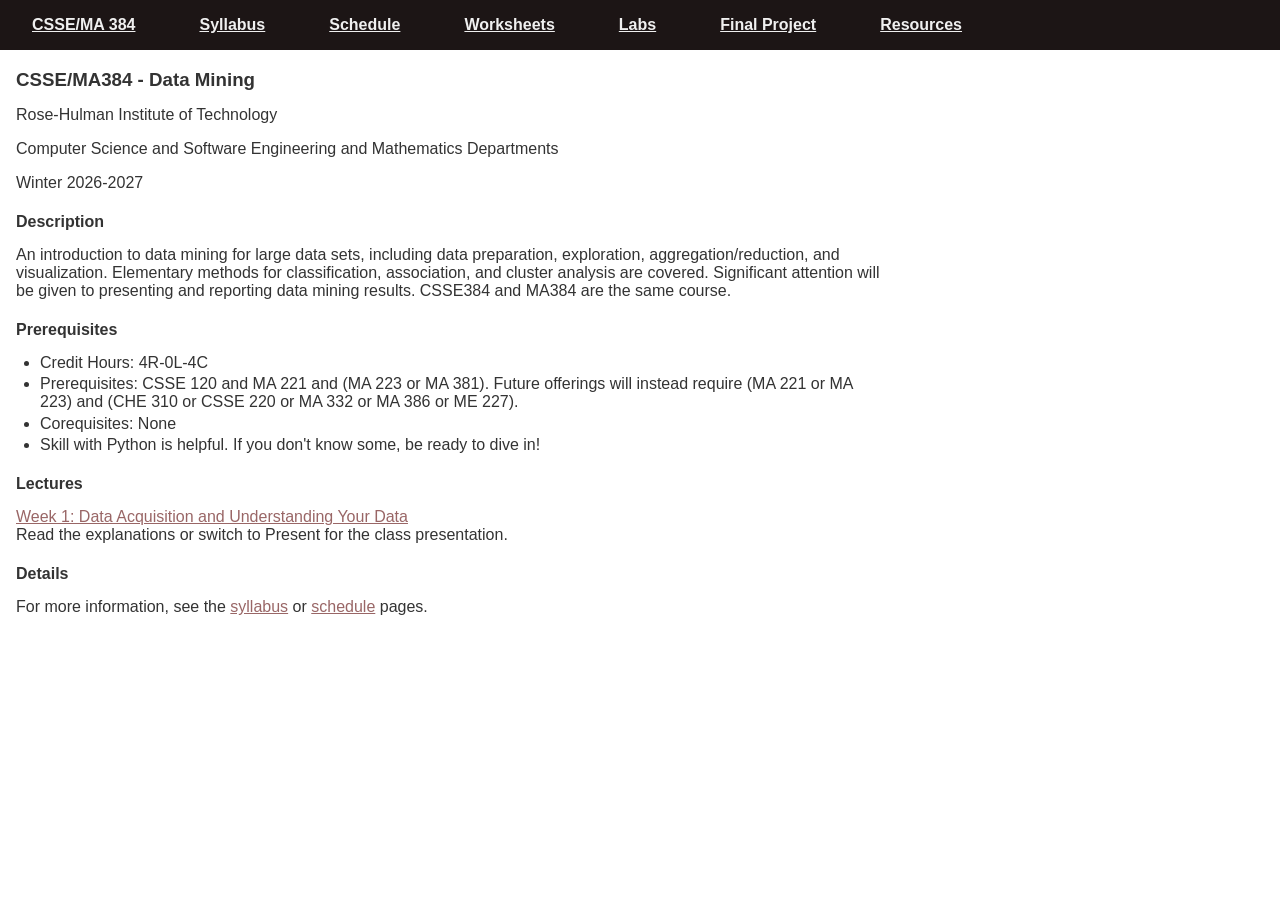
<file: index.html>
<!DOCTYPE html>
<!-- saved from url=(0053) -->
<html><head><meta http-equiv="Content-Type" content="text/html; charset=UTF-8">
<title>CSSE/MA 384</title>
<link rel="stylesheet" type="text/css" href="./index_files/screen.css">
<link rel="stylesheet" type="text/css" href="./index_files/schedule.css">

<link href="./index_files/css" type="text/css" rel="stylesheet">

</head>
<body>

<div id="header">
    <a id="index_link" href="./index.html">CSSE/MA 384</a>
    <a id="syllabus_link" href="./syllabus.html">Syllabus</a>
    <a id="schedule_link" href="./schedule.html">Schedule</a>
    <a id="worksheet_link" href="./worksheets.html">Worksheets</a>
    <a id="lab_link" href="./labs.html">Labs</a>
    <a id="project_link" href="./final-project.html">Final Project</a>
    <a id="resources_link" href="./resources.html">Resources</a>
    <div style="clear:both;"></div>
</div>

<div id="content">
<h3>CSSE/MA384 - Data Mining</h3>

<p>Rose-Hulman Institute of Technology</p>

<p>Computer Science and Software Engineering and Mathematics Departments</p>

<p>Winter 2026-2027</p>

<h4>Description</h4>

<p>An introduction to data mining for large data sets, 
    including data preparation, exploration, aggregation/reduction, 
    and visualization. Elementary methods for classification, 
    association, and cluster analysis are covered. 
    Significant attention will be given to presenting and 
    reporting data mining results. CSSE384 and MA384 are the same course.</p>

<h4>Prerequisites</h4>

<section>
    <ul>
        <li>Credit Hours: 4R-0L-4C</li>
        <li>Prerequisites: CSSE 120 and MA 221 and (MA 223 or MA 381). Future offerings will instead require (MA 221 or MA 223) and (CHE 310 or CSSE 220 or MA 332 or MA 386 or ME 227).</li>
        <li>Corequisites: None</li>
        <li>Skill with Python is helpful. If you don't know some, be ready to dive in!</li>
    </ul>
</section>


  

<h4>Lectures</h4>

<p><a href="./experimental/lectures/week01/">Week 1: Data Acquisition and Understanding Your Data</a><br>
Read the explanations or switch to Present for the class presentation.</p>

<h4>Details</h4>

<p>For more information, see the <a href="./syllabus.html">syllabus</a> or
<a href="./schedule.html">schedule</a> pages.</p>
</div>
</html>
</file>
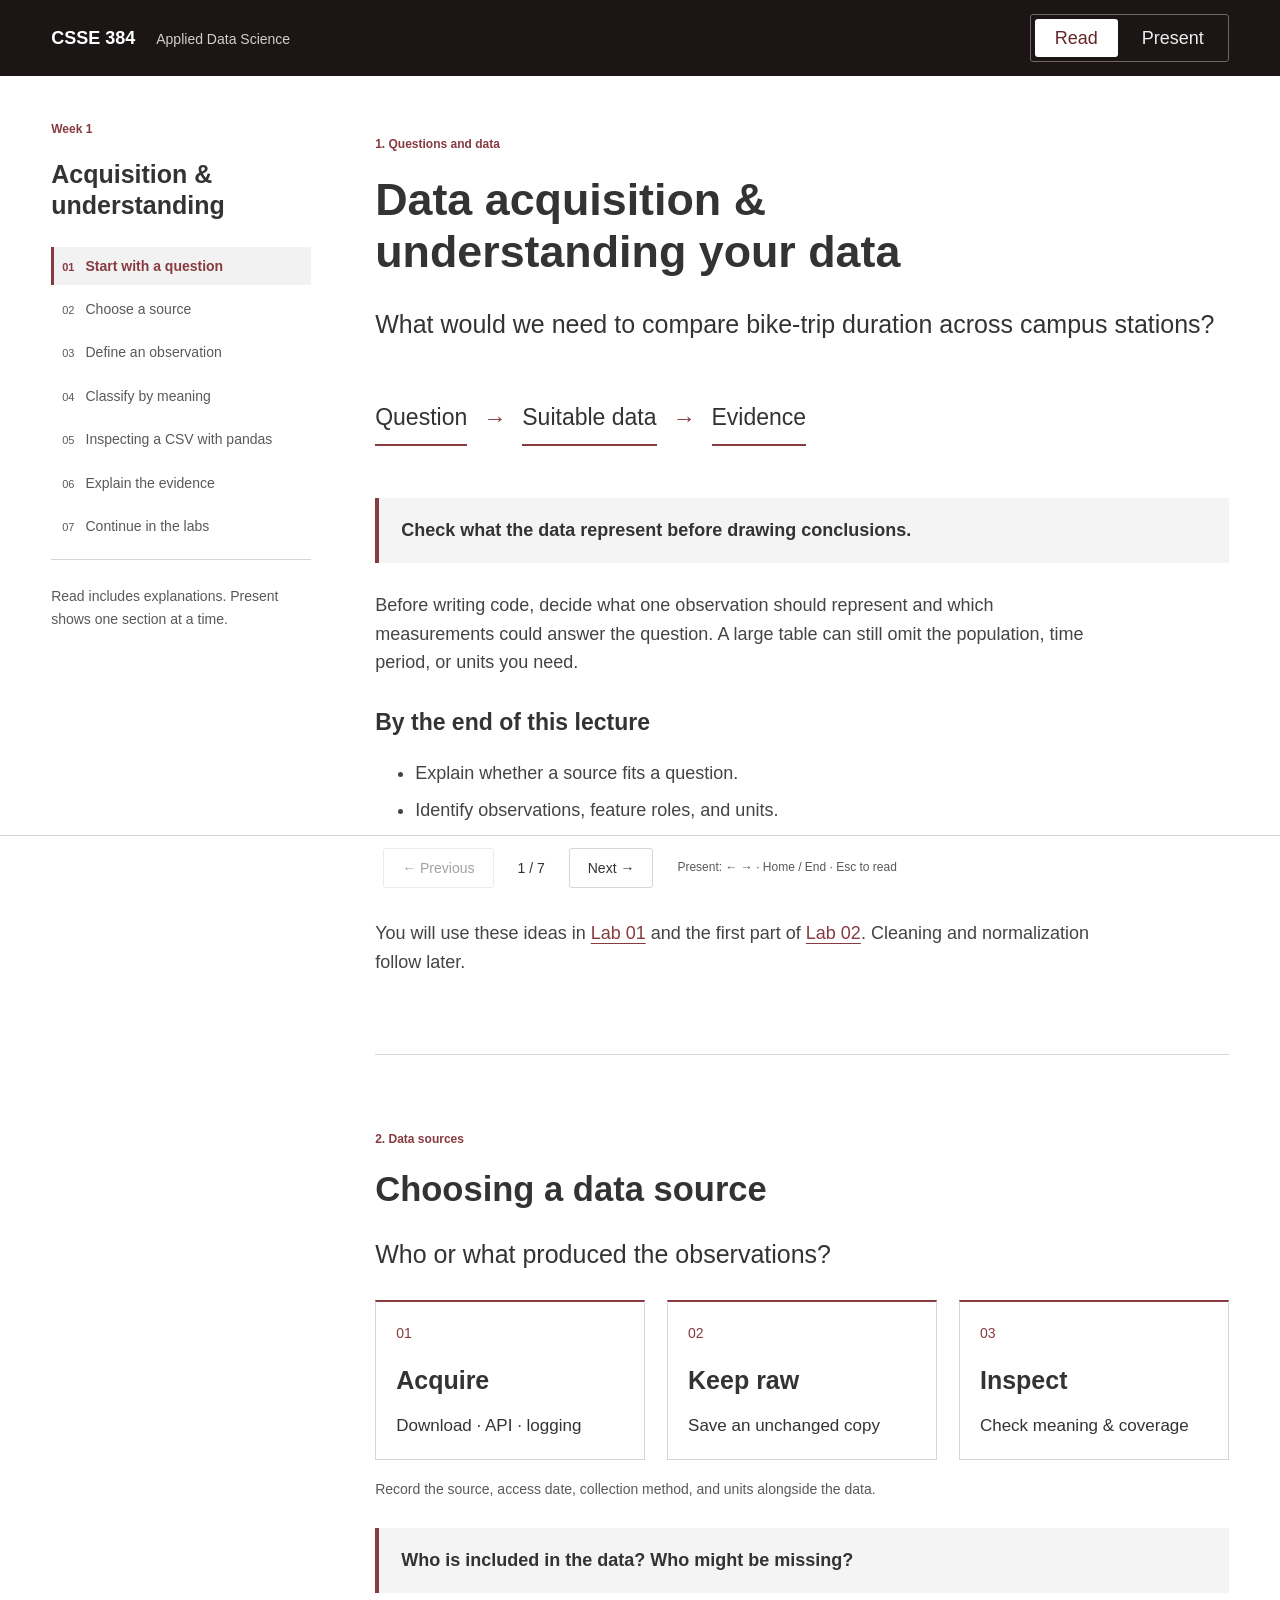
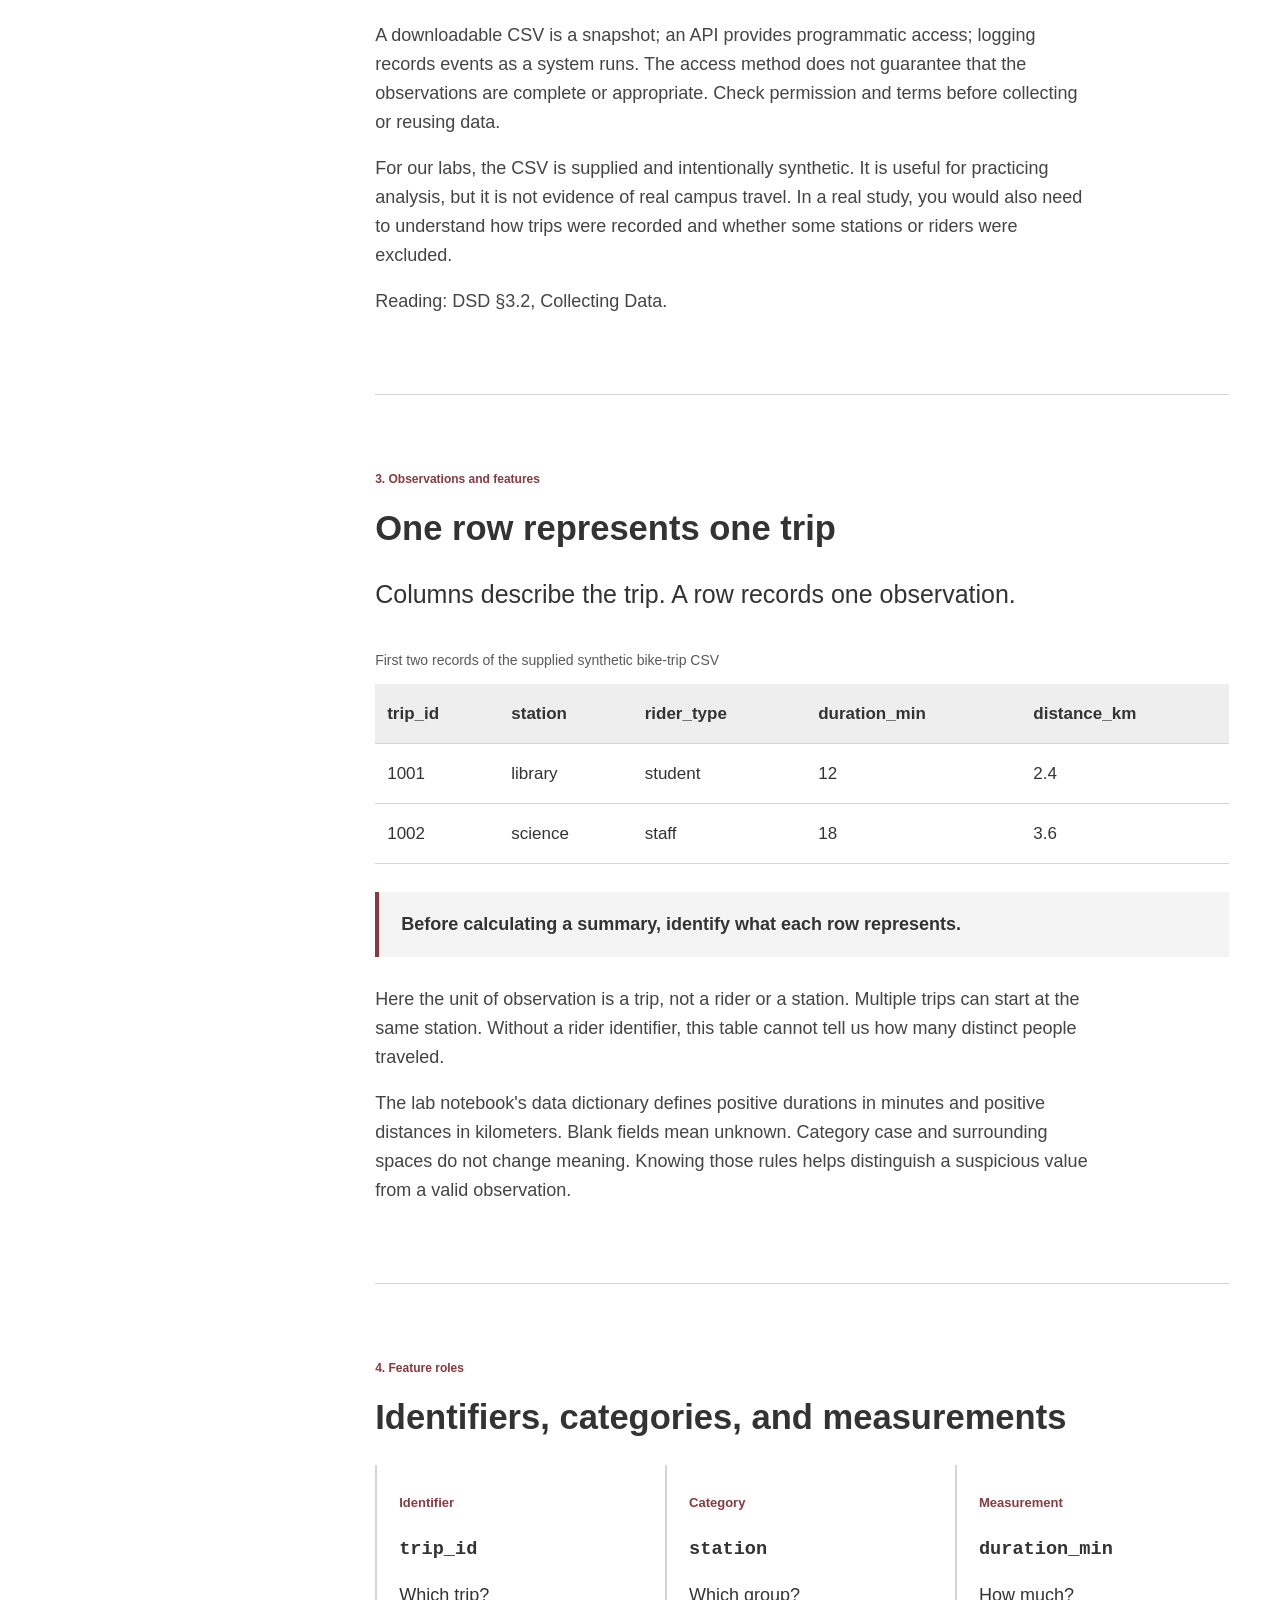
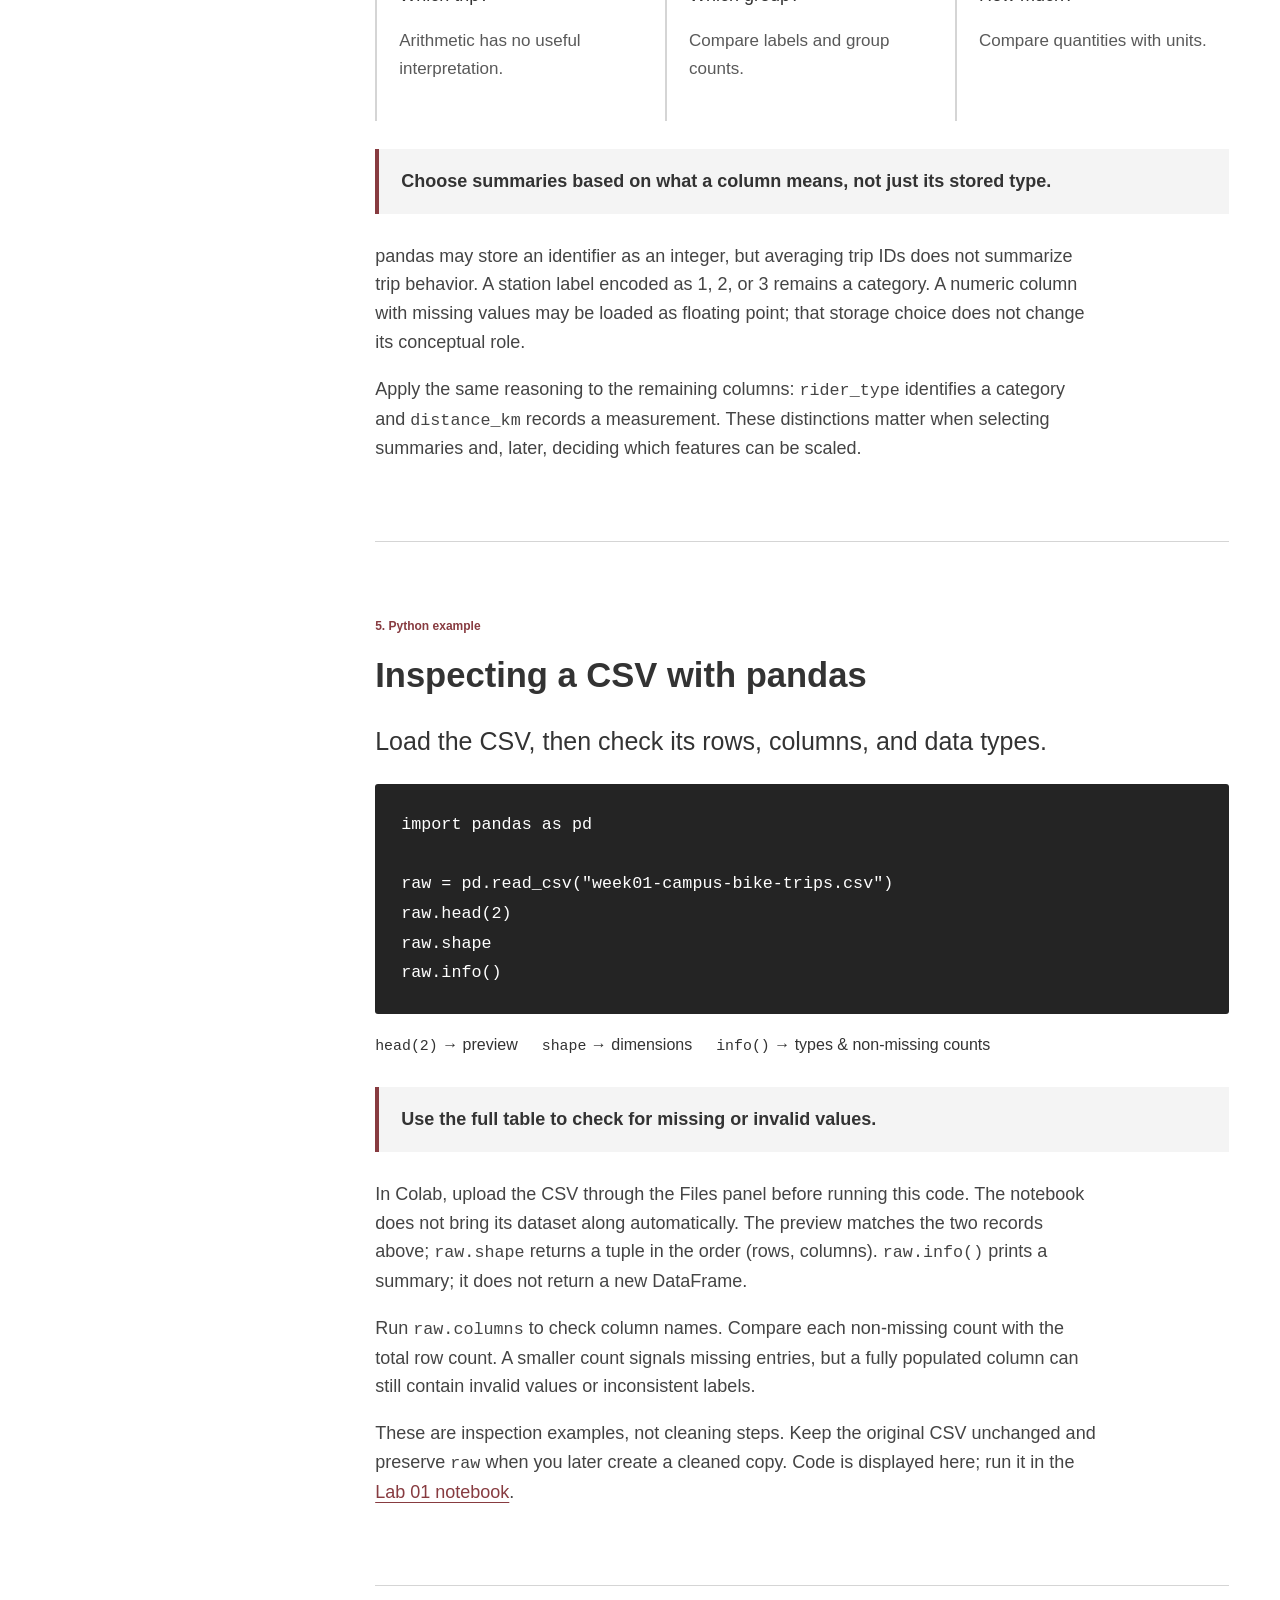
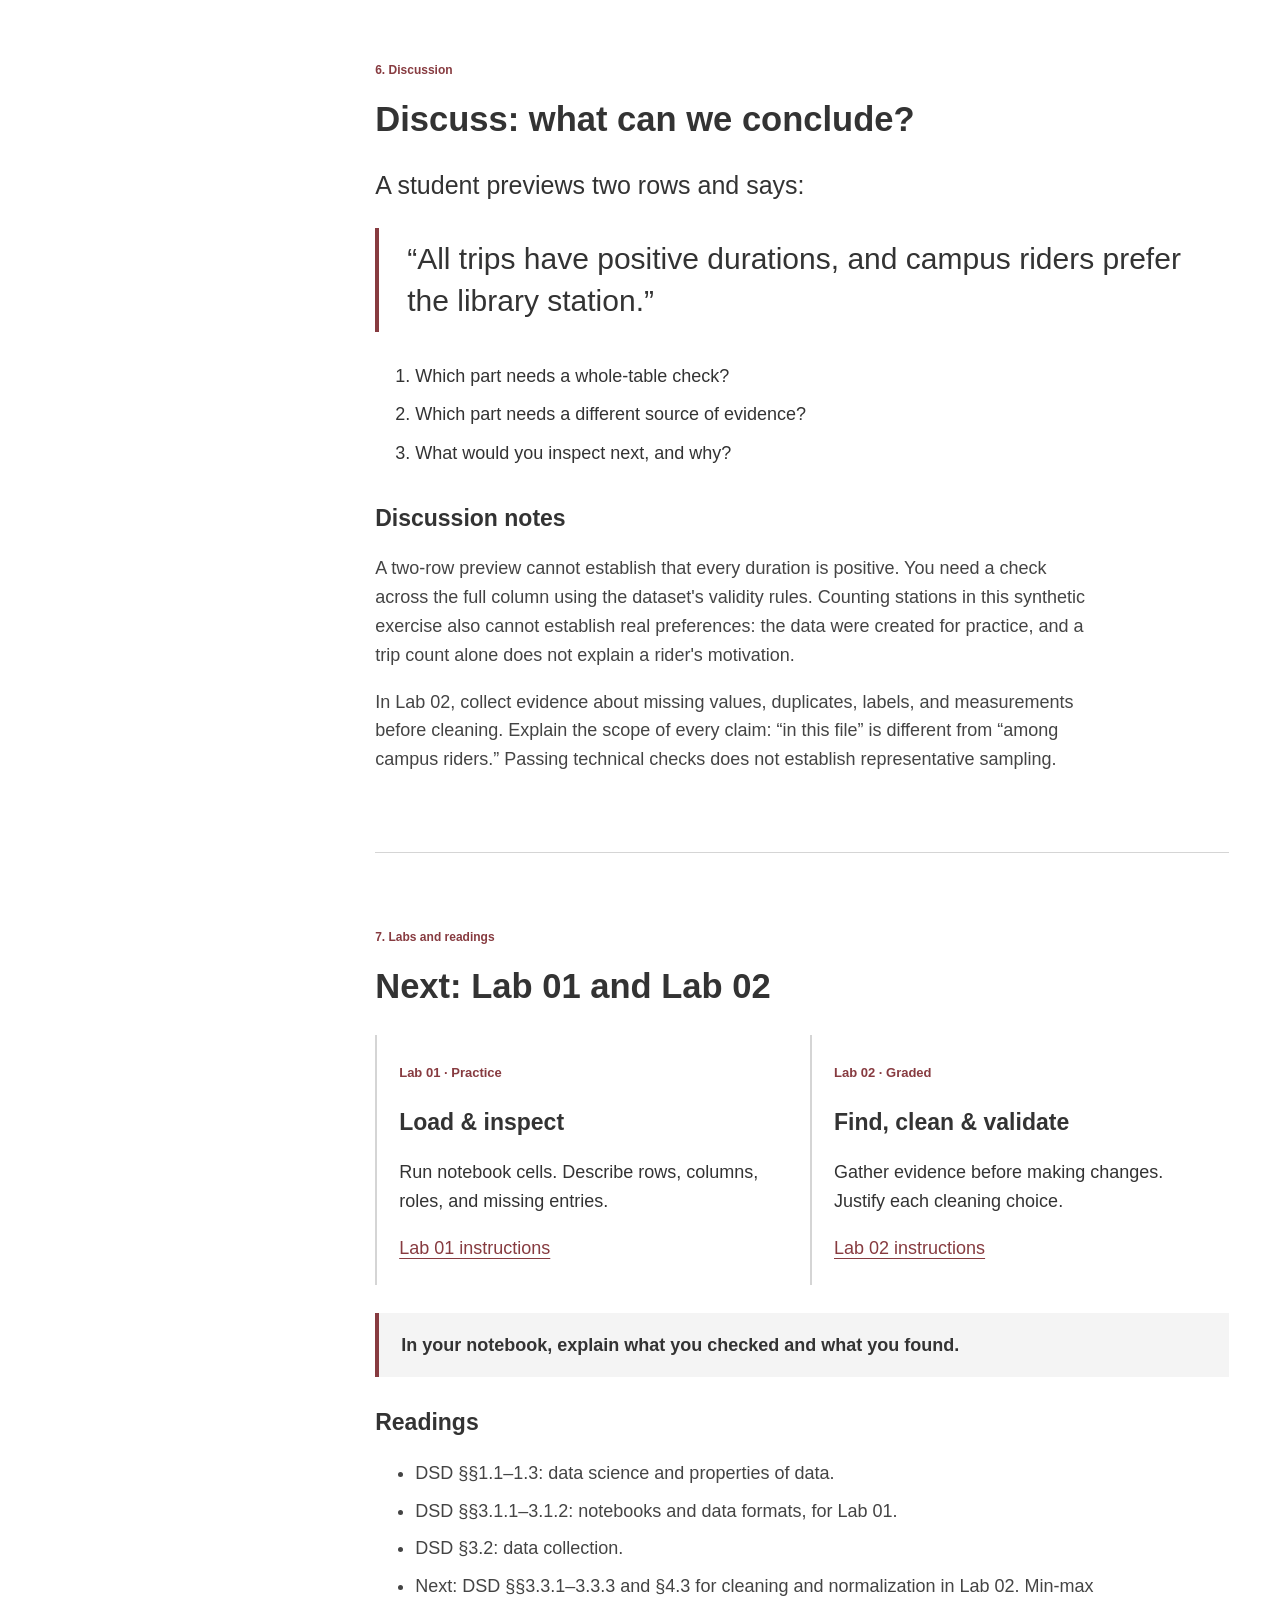
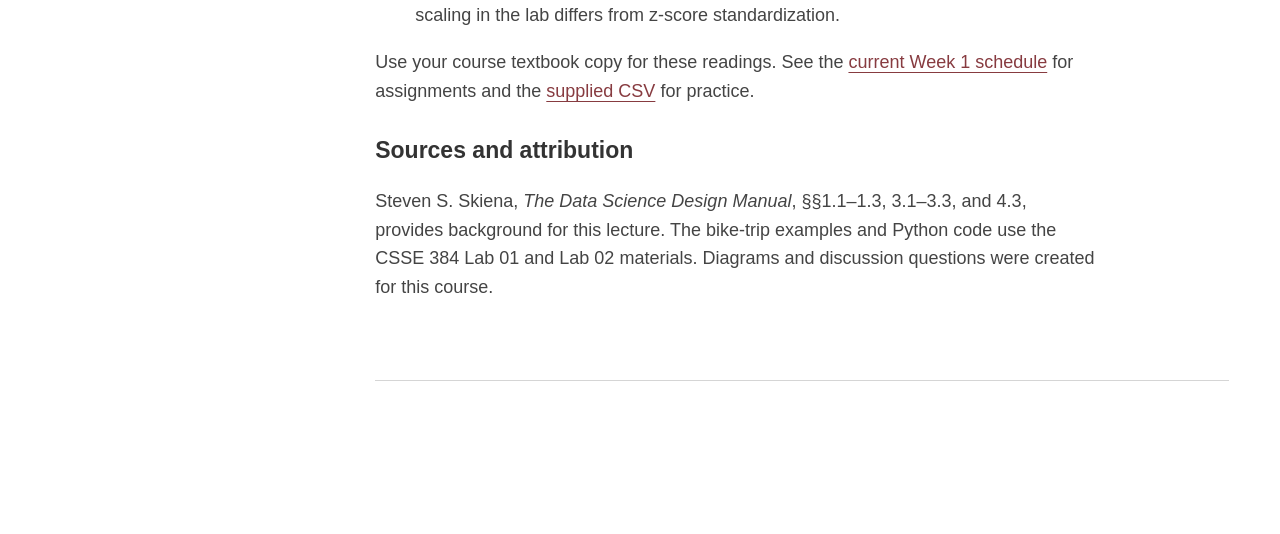
<file: experimental/lectures/week01/index.html>
<!DOCTYPE html>
<!-- Copyright (c) 2026 Rose-Hulman Institute of Technology CSSE Department.
     SPDX-License-Identifier: MIT. See ../../../LICENSE. -->
<html lang="en">
<head>
<meta charset="utf-8"><meta name="viewport" content="width=device-width, initial-scale=1">
<meta name="robots" content="noindex,nofollow">
<title>Data acquisition & understanding your data · CSSE 384</title>
<link rel="icon" href="../../../favicon.ico"><link rel="stylesheet" href="lecture.css">
<script src="lecture.js" defer></script>
</head>
<body>
<a class="skip" href="#lecture">Skip to lecture</a>
<header class="toolbar">
<a class="course" href="../../../index.html">CSSE 384 <span>Applied Data Science</span></a>
<div class="mode-controls" role="group" aria-label="Lecture mode" hidden>
<button id="read" type="button" aria-pressed="true">Read</button><button id="present" type="button" aria-pressed="false">Present</button>
</div>
</header>
<div class="layout">
<nav class="contents" aria-label="Lecture sections">
<p class="eyebrow">Week 1</p><p class="nav-title">Acquisition &amp;<br>understanding</p>
<ol>
<li><a href="#question">Start with a question</a></li>
<li><a href="#source">Choose a source</a></li>
<li><a href="#observation">Define an observation</a></li>
<li><a href="#roles">Classify by meaning</a></li>
<li><a href="#inspect">Inspecting a CSV with pandas</a></li>
<li><a href="#checkpoint">Explain the evidence</a></li>
<li><a href="#next">Continue in the labs</a></li>
</ol>
<p class="nav-help">Read includes explanations. Present shows one section at a time.</p>
</nav>
<main id="lecture" tabindex="-1">
<section class="lecture-section" id="question" aria-labelledby="question-title">
<p class="eyebrow">1. Questions and data</p>
<h1 id="question-title" tabindex="-1">Data acquisition &amp;<br>understanding your data</h1>
<div class="core">
<p class="lead">What would we need to compare bike-trip duration across campus stations?</p>
<div class="statement"><span>Question</span><b aria-hidden="true">→</b><span>Suitable data</span><b aria-hidden="true">→</b><span>Evidence</span></div>
<p class="takeaway">Check what the data represent before drawing conclusions.</p>
</div>
<div class="support"><p>Before writing code, decide what one observation should represent and which measurements could answer the question. A large table can still omit the population, time period, or units you need.</p>
<h3>By the end of this lecture</h3><ul><li>Explain whether a source fits a question.</li><li>Identify observations, feature roles, and units.</li><li>Use pandas to inspect a CSV before changing it.</li><li>Explain what synthetic data can and cannot tell us.</li></ul>
<p>You will use these ideas in <a href="../../../labs/lab01.html">Lab 01</a> and the first part of <a href="../../../labs/lab02.html">Lab 02</a>. Cleaning and normalization follow later.</p></div>
</section>
<section class="lecture-section" id="source" aria-labelledby="source-title">
<p class="eyebrow">2. Data sources</p><h2 id="source-title" tabindex="-1">Choosing a data source</h2>
<div class="core">
<p class="lead">Who or what produced the observations?</p>
<figure><ol class="pipeline"><li><strong>Acquire</strong><span>Download · API · logging</span></li><li><strong>Keep raw</strong><span>Save an unchanged copy</span></li><li><strong>Inspect</strong><span>Check meaning &amp; coverage</span></li></ol><figcaption>Record the source, access date, collection method, and units alongside the data.</figcaption></figure>
<p class="takeaway">Who is included in the data? Who might be missing?</p>
</div>
<div class="support"><p>A downloadable CSV is a snapshot; an API provides programmatic access; logging records events as a system runs. The access method does not guarantee that the observations are complete or appropriate. Check permission and terms before collecting or reusing data.</p><p>For our labs, the CSV is supplied and intentionally synthetic. It is useful for practicing analysis, but it is not evidence of real campus travel. In a real study, you would also need to understand how trips were recorded and whether some stations or riders were excluded.</p><p>Reading: DSD §3.2, Collecting Data.</p></div>
</section>
<section class="lecture-section" id="observation" aria-labelledby="observation-title">
<p class="eyebrow">3. Observations and features</p><h2 id="observation-title" tabindex="-1">One row represents one trip</h2>
<div class="core"><p class="lead">Columns describe the trip. A row records one observation.</p>
<div class="table-wrap" role="region" aria-label="Example trip records" tabindex="0"><table><caption>First two records of the supplied synthetic bike-trip CSV</caption><thead><tr><th scope="col">trip_id</th><th scope="col">station</th><th scope="col">rider_type</th><th scope="col">duration_min</th><th scope="col">distance_km</th></tr></thead><tbody><tr><td>1001</td><td>library</td><td>student</td><td>12</td><td>2.4</td></tr><tr><td>1002</td><td>science</td><td>staff</td><td>18</td><td>3.6</td></tr></tbody></table></div>
<p class="takeaway">Before calculating a summary, identify what each row represents.</p></div>
<div class="support"><p>Here the unit of observation is a trip, not a rider or a station. Multiple trips can start at the same station. Without a rider identifier, this table cannot tell us how many distinct people traveled.</p><p>The lab notebook's data dictionary defines positive durations in minutes and positive distances in kilometers. Blank fields mean unknown. Category case and surrounding spaces do not change meaning. Knowing those rules helps distinguish a suspicious value from a valid observation.</p></div>
</section>
<section class="lecture-section" id="roles" aria-labelledby="roles-title">
<p class="eyebrow">4. Feature roles</p><h2 id="roles-title" tabindex="-1">Identifiers, categories, and measurements</h2>
<div class="core"><div class="role-grid"><article><span class="tag">Identifier</span><h3><code>trip_id</code></h3><p>Which trip?</p><p class="role-detail">Arithmetic has no useful interpretation.</p></article><article><span class="tag">Category</span><h3><code>station</code></h3><p>Which group?</p><p class="role-detail">Compare labels and group counts.</p></article><article><span class="tag">Measurement</span><h3><code>duration_min</code></h3><p>How much?</p><p class="role-detail">Compare quantities with units.</p></article></div>
<p class="takeaway">Choose summaries based on what a column means, not just its stored type.</p></div>
<div class="support"><p>pandas may store an identifier as an integer, but averaging trip IDs does not summarize trip behavior. A station label encoded as 1, 2, or 3 remains a category. A numeric column with missing values may be loaded as floating point; that storage choice does not change its conceptual role.</p><p>Apply the same reasoning to the remaining columns: <code>rider_type</code> identifies a category and <code>distance_km</code> records a measurement. These distinctions matter when selecting summaries and, later, deciding which features can be scaled.</p></div>
</section>
<section class="lecture-section" id="inspect" aria-labelledby="inspect-title">
<p class="eyebrow">5. Python example</p><h2 id="inspect-title" tabindex="-1">Inspecting a CSV with pandas</h2>
<div class="core"><p class="lead">Load the CSV, then check its rows, columns, and data types.</p>
<pre tabindex="0" aria-label="Python inspection example"><code>import pandas as pd

raw = pd.read_csv("week01-campus-bike-trips.csv")
raw.head(2)
raw.shape
raw.info()</code></pre>
<div class="inspection-key"><span><code>head(2)</code> → preview</span><span><code>shape</code> → dimensions</span><span><code>info()</code> → types &amp; non-missing counts</span></div>
<p class="takeaway">Use the full table to check for missing or invalid values.</p></div>
<div class="support"><p>In Colab, upload the CSV through the Files panel before running this code. The notebook does not bring its dataset along automatically. The preview matches the two records above; <code>raw.shape</code> returns a tuple in the order (rows, columns). <code>raw.info()</code> prints a summary; it does not return a new DataFrame.</p><p>Run <code>raw.columns</code> to check column names. Compare each non-missing count with the total row count. A smaller count signals missing entries, but a fully populated column can still contain invalid values or inconsistent labels.</p><p>These are inspection examples, not cleaning steps. Keep the original CSV unchanged and preserve <code>raw</code> when you later create a cleaned copy. Code is displayed here; run it in the <a href="../../../labs/lab01.html">Lab 01 notebook</a>.</p></div>
</section>
<section class="lecture-section" id="checkpoint" aria-labelledby="checkpoint-title">
<p class="eyebrow">6. Discussion</p><h2 id="checkpoint-title" tabindex="-1">Discuss: what can we conclude?</h2>
<div class="core"><p class="lead">A student previews two rows and says:</p><blockquote>“All trips have positive durations, and campus riders prefer the library station.”</blockquote><ol class="prompts"><li>Which part needs a whole-table check?</li><li>Which part needs a different source of evidence?</li><li>What would you inspect next, and why?</li></ol></div>
<div class="support"><h3>Discussion notes</h3><p>A two-row preview cannot establish that every duration is positive. You need a check across the full column using the dataset's validity rules. Counting stations in this synthetic exercise also cannot establish real preferences: the data were created for practice, and a trip count alone does not explain a rider's motivation.</p><p>In Lab 02, collect evidence about missing values, duplicates, labels, and measurements before cleaning. Explain the scope of every claim: “in this file” is different from “among campus riders.” Passing technical checks does not establish representative sampling.</p></div>
</section>
<section class="lecture-section" id="next" aria-labelledby="next-title">
<p class="eyebrow">7. Labs and readings</p><h2 id="next-title" tabindex="-1">Next: Lab 01 and Lab 02</h2>
<div class="core"><div class="next-grid"><article><span class="tag">Lab 01 · Practice</span><h3>Load &amp; inspect</h3><p>Run notebook cells. Describe rows, columns, roles, and missing entries.</p><a href="../../../labs/lab01.html">Lab 01 instructions</a></article><article><span class="tag">Lab 02 · Graded</span><h3>Find, clean &amp; validate</h3><p>Gather evidence before making changes. Justify each cleaning choice.</p><a href="../../../labs/lab02.html">Lab 02 instructions</a></article></div><p class="takeaway">In your notebook, explain what you checked and what you found.</p></div>
<div class="support"><h3>Readings</h3><ul><li>DSD §§1.1–1.3: data science and properties of data.</li><li>DSD §§3.1.1–3.1.2: notebooks and data formats, for Lab 01.</li><li>DSD §3.2: data collection.</li><li>Next: DSD §§3.3.1–3.3.3 and §4.3 for cleaning and normalization in Lab 02. Min-max scaling in the lab differs from z-score standardization.</li></ul><p>Use your course textbook copy for these readings. See the <a href="../../../schedule.html#week-1">current Week 1 schedule</a> for assignments and the <a href="../../../labs/week01/week01-campus-bike-trips.csv" download>supplied CSV</a> for practice.</p><h3>Sources and attribution</h3><p>Steven S. Skiena, <cite>The Data Science Design Manual</cite>, §§1.1–1.3, 3.1–3.3, and 4.3, provides background for this lecture. The bike-trip examples and Python code use the CSSE 384 Lab 01 and Lab 02 materials. Diagrams and discussion questions were created for this course.</p></div>
</section>
</main>
</div>
<footer class="lecture-controls" hidden><button id="previous" type="button">← Previous</button><span id="position" role="status" aria-live="polite" aria-atomic="true"></span><button id="next-section" type="button">Next →</button><span class="keys">Present: ← → · Home / End · Esc to read</span></footer>
<noscript><p class="no-script">Read Mode is available without JavaScript. Enable JavaScript to switch to Present Mode.</p></noscript>
</body></html>
</file>
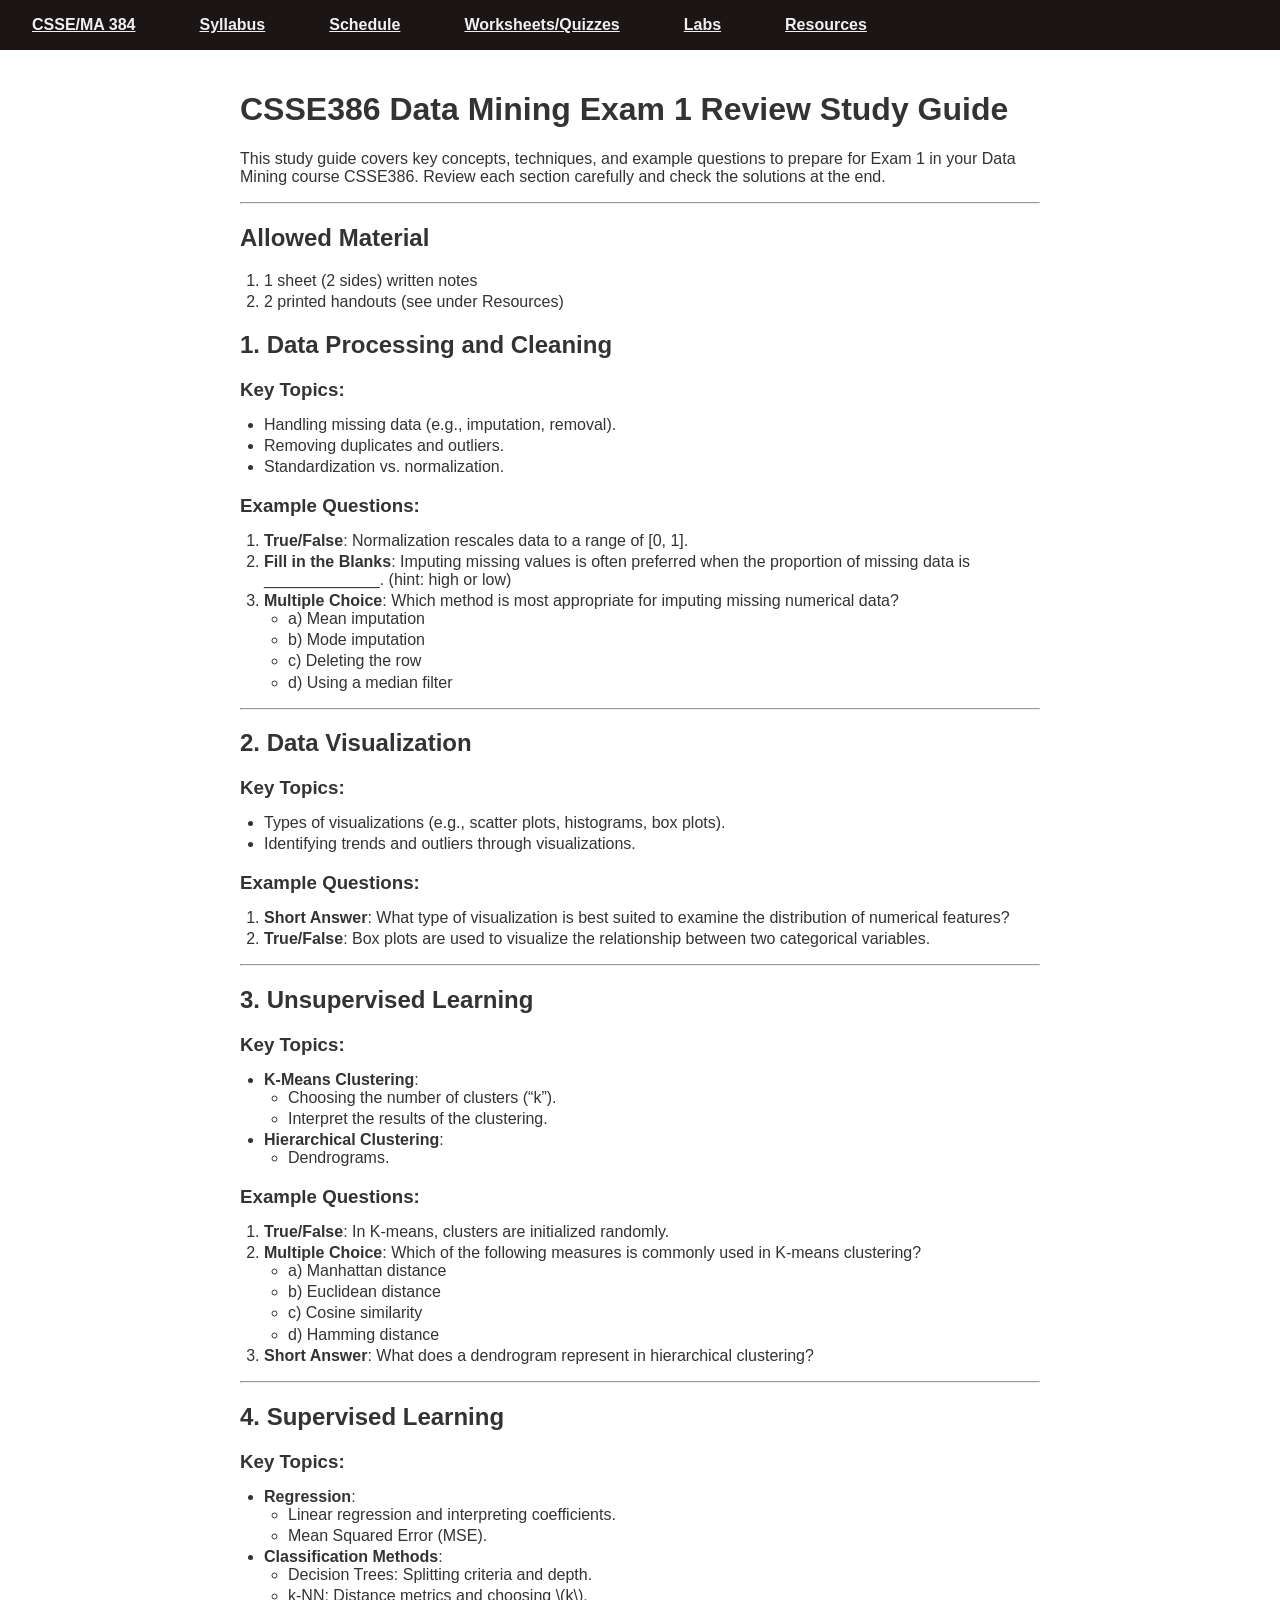
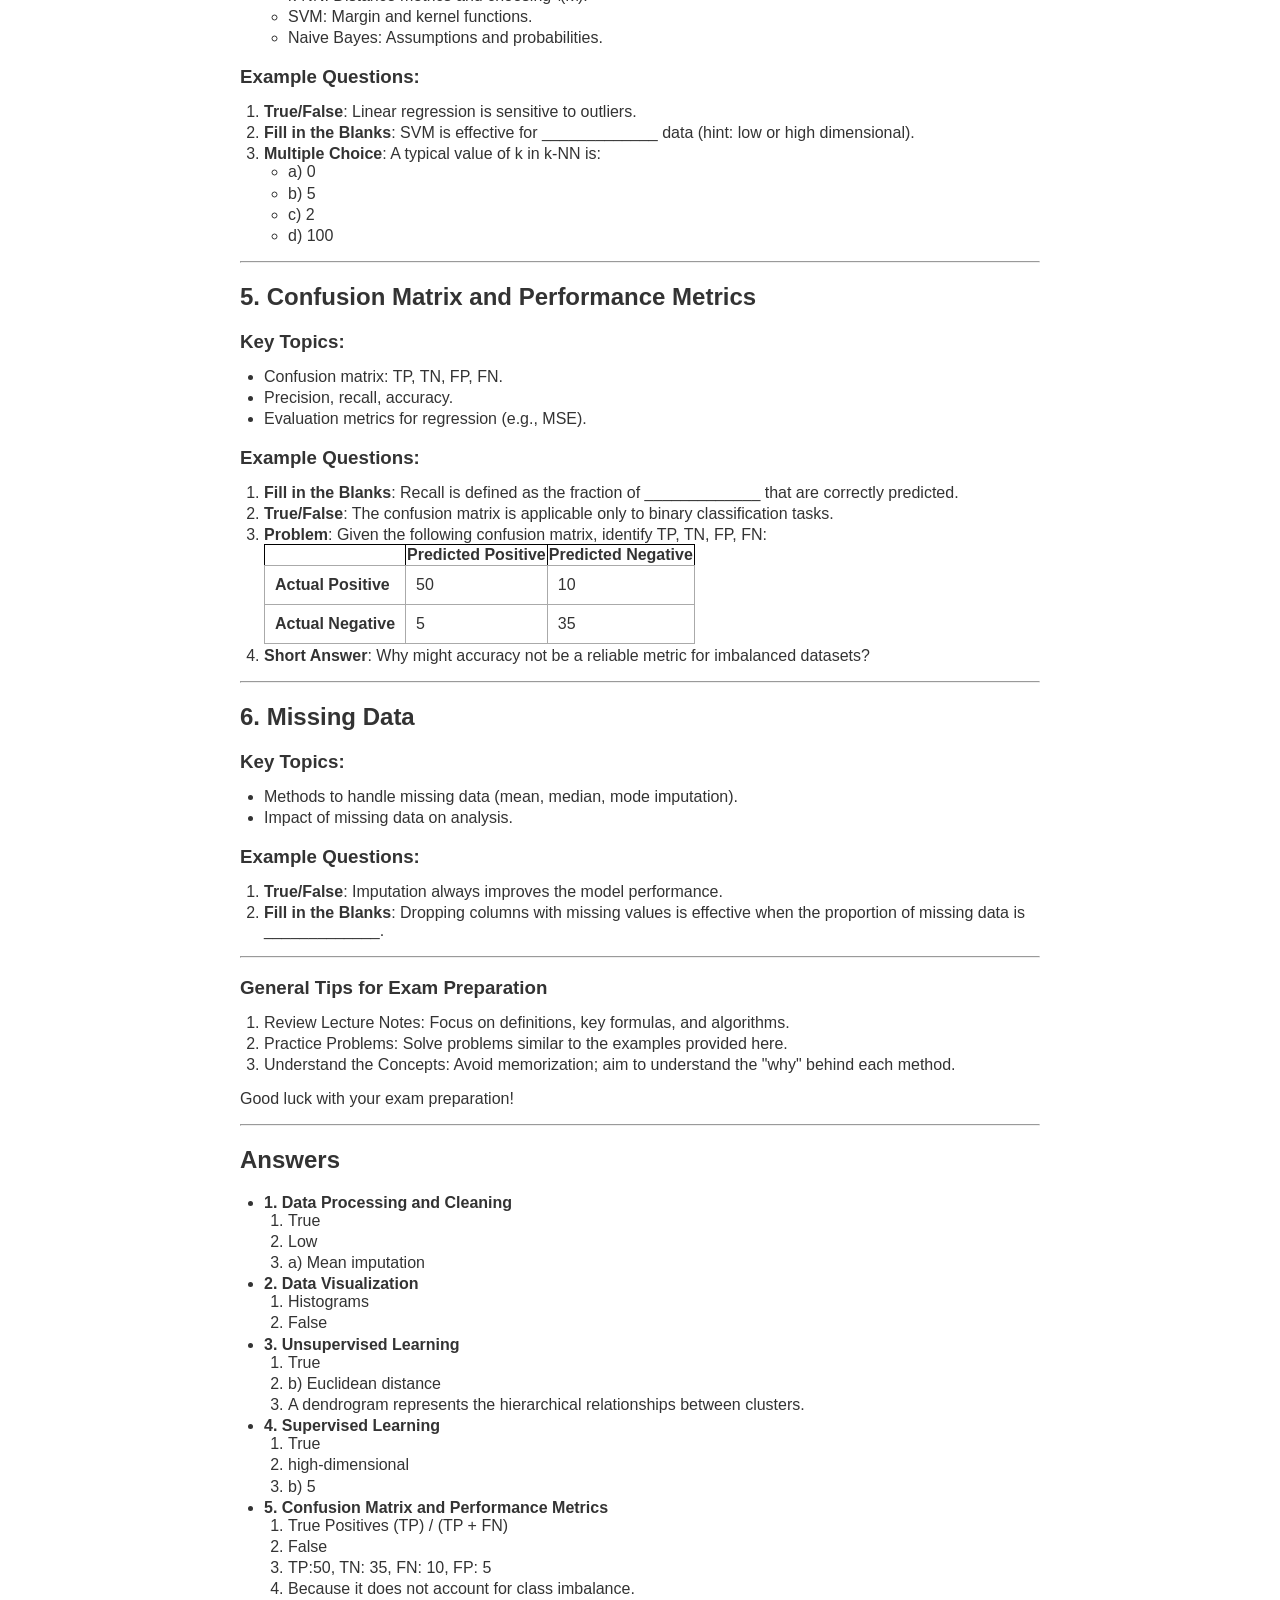
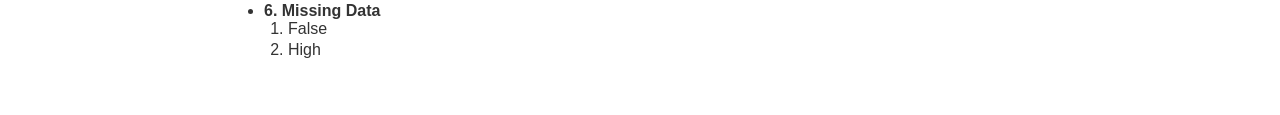
<file: exam1.html>
<!DOCTYPE html>
<html lang="en">
    <html><head><meta http-equiv="Content-Type" content="text/html; charset=UTF-8">
        <meta name="viewport" content="width=device-width, initial-scale=1" />
        <title>CSSE/MA 384</title>
        <link rel="icon" type="image/x-icon" href="favicon.ico">
    <link rel="stylesheet" type="text/css" href="./syllabus_files/screen.css">
    <link rel="stylesheet" type="text/css" href="./syllabus_files/schedule.css">
    
    </head>
    <body>
    <div id="header">
            <a id="index_link" href="./index.html">CSSE/MA 384</a>
            <a id="syllabus_link" href="./syllabus.html">Syllabus</a>
            <a id="schedule_link" href="./schedule.html">Schedule</a>
            <a id="quiz_link" href="./worksheets.html">Worksheets/Quizzes</a>
            <a id="quiz_link" href="./labs.html">Labs</a>
            <a id="resources_link" href="./resources.html">Resources</a>
            <div style="clear:both;"></div>
        </div>
    
    <div id="content">
    <h1>CSSE386 Data Mining Exam 1 Review Study Guide</h1>
    <p>This study guide covers key concepts, techniques, and example questions to prepare for Exam 1 in your Data Mining course CSSE386. Review each section carefully and check the solutions at the end.</p>
    <hr>
    <h2>Allowed Material</h2>
    <ol>
        <li>1 sheet (2 sides) written notes</li>
        <li> 2 printed handouts (see under Resources)
            </li>
            </ol>
    <h2>1. Data Processing and Cleaning</h2>
    <h3>Key Topics:</h3>
    <ul>
        <li>Handling missing data (e.g., imputation, removal).</li>
        <li>Removing duplicates and outliers.</li>
        <li>Standardization vs. normalization.</li>
    </ul>
    <h3>Example Questions:</h3>
    <ol>
        <li><strong>True/False</strong>: Normalization rescales data to a range of [0, 1].</li>
        <li><strong>Fill in the Blanks</strong>: Imputing missing values is often preferred when the proportion of missing data is _____________. (hint: high or low)</li>
        <li><strong>Multiple Choice</strong>: Which method is most appropriate for imputing missing numerical data?
            <ul>
                <li>a) Mean imputation</li>
                <li>b) Mode imputation</li>
                <li>c) Deleting the row</li>
                <li>d) Using a median filter</li>
            </ul>
        </li>
    </ol>
    <hr>

    <h2>2. Data Visualization</h2>
    <h3>Key Topics:</h3>
    <ul>
        <li>Types of visualizations (e.g., scatter plots, histograms, box plots).</li>
        <li>Identifying trends and outliers through visualizations.</li>
    </ul>
    <h3>Example Questions:</h3>
    <ol>
        <li><strong>Short Answer</strong>: What type of visualization is best suited to examine the distribution of numerical features?</li>
        <li><strong>True/False</strong>: Box plots are used to visualize the relationship between two categorical variables.</li>
    </ol>
    <hr>

    <h2>3. Unsupervised Learning</h2>
    <h3>Key Topics:</h3>
    <ul>
        <li><strong>K-Means Clustering</strong>:
            <ul>
                <li>Choosing the number of clusters (“k”).</li>
                <li>Interpret the results of the clustering.</li>
            </ul>
        </li>
        <li><strong>Hierarchical Clustering</strong>:
            <ul>
                <li>Dendrograms.</li>
                
            </ul>
        </li>
    </ul>
    <h3>Example Questions:</h3>
    <ol>
        <li><strong>True/False</strong>: In K-means, clusters are initialized randomly.</li>
        <li><strong>Multiple Choice</strong>: Which of the following measures is commonly used in K-means clustering?
            <ul>
                <li>a) Manhattan distance</li>
                <li>b) Euclidean distance</li>
                <li>c) Cosine similarity</li>
                <li>d) Hamming distance</li>
            </ul>
        </li>
        <li><strong>Short Answer</strong>: What does a dendrogram represent in hierarchical clustering?</li>
    </ol>
    <hr>

    <h2>4. Supervised Learning</h2>
    <h3>Key Topics:</h3>
    <ul>
        <li><strong>Regression</strong>:
            <ul>
                <li>Linear regression and interpreting coefficients.</li>
                <li>Mean Squared Error (MSE).</li>
            </ul>
        </li>
        <li><strong>Classification Methods</strong>:
            <ul>
                <li>Decision Trees: Splitting criteria and depth.</li>
                <li>k-NN: Distance metrics and choosing \(k\).</li>
                <li>SVM: Margin and kernel functions.</li>
                <li>Naive Bayes: Assumptions and probabilities.</li>
            </ul>
        </li>
    </ul>
    <h3>Example Questions:</h3>
    <ol>
        <li><strong>True/False</strong>: Linear regression is sensitive to outliers.</li>
        <li><strong>Fill in the Blanks</strong>: SVM is effective for _____________ data (hint: low or high dimensional).</li>
        <li><strong>Multiple Choice</strong>: A typical value of k in k-NN is:
            <ul>
                <li>a) 0</li>
                <li>b) 5</li>
                <li>c) 2</li>
                <li>d) 100</li>
            </ul>
        </li>
    </ol>
    <hr>

    <h2>5. Confusion Matrix and Performance Metrics</h2>
    <h3>Key Topics:</h3>
    <ul>
        <li>Confusion matrix: TP, TN, FP, FN.</li>
        <li>Precision, recall, accuracy.</li>
        <li>Evaluation metrics for regression (e.g., MSE).</li>
    </ul>
    <h3>Example Questions:</h3>
    <ol>
        <li><strong>Fill in the Blanks</strong>: Recall is defined as the fraction of _____________ that are correctly predicted.</li>
        <li><strong>True/False</strong>: The confusion matrix is applicable only to binary classification tasks.</li>
        <li><strong>Problem</strong>: Given the following confusion matrix, identify TP, TN, FP, FN:
            <table border="1">
                <thead>
                    <tr>
                        <th></th>
                        <th>Predicted Positive</th>
                        <th>Predicted Negative</th>
                    </tr>
                </thead>
                <tbody>
                    <tr>
                        <td><strong>Actual Positive</strong></td>
                        <td>50</td>
                        <td>10</td>
                    </tr>
                    <tr>
                        <td><strong>Actual Negative</strong></td>
                        <td>5</td>
                        <td>35</td>
                    </tr>
                </tbody>
            </table>
        </li>
        <li><strong>Short Answer</strong>: Why might accuracy not be a reliable metric for imbalanced datasets?</li>
    </ol>
    <hr>

    <h2>6. Missing Data</h2>
    <h3>Key Topics:</h3>
    <ul>
        <li>Methods to handle missing data (mean, median, mode imputation).</li>
        <li>Impact of missing data on analysis.</li>
    </ul>
    <h3>Example Questions:</h3>
    <ol>
        <li><strong>True/False</strong>: Imputation always improves the model performance.</li>
        <li><strong>Fill in the Blanks</strong>: Dropping columns with missing values is effective when the proportion of missing data is _____________.</li>
    </ol>
    <hr>

    <h3>General Tips for Exam Preparation</h3>
    <ol>
        <li>Review Lecture Notes: Focus on definitions, key formulas, and algorithms.</li>
        <li>Practice Problems: Solve problems similar to the examples provided here.</li>
        <li>Understand the Concepts: Avoid memorization; aim to understand the "why" behind each method.</li>
    </ol>
    <p>Good luck with your exam preparation!</p>
    <hr>

    <h2>Answers</h2>
    <ul>
        <li><strong>1. Data Processing and Cleaning</strong>
            <ol>
                <li>True</li>
                <li>Low</li>
                <li>a) Mean imputation</li>
            </ol>
        </li>
        <li><strong>2. Data Visualization</strong>
            <ol>
                <li>Histograms</li>
                <li>False</li>
            </ol>
        </li>
        <li><strong>3. Unsupervised Learning</strong>
            <ol>
                <li>True</li>
                <li>b) Euclidean distance</li>
                <li>A dendrogram represents the hierarchical relationships between clusters.</li>
            </ol>
        </li>
        <li><strong>4. Supervised Learning</strong>
            <ol>
                <li>True</li>
                <li>high-dimensional</li>
                <li>b) 5</li>
            </ol>
        </li>
        <li><strong>5. Confusion Matrix and Performance Metrics</strong>
            <ol>
                <li>True Positives (TP) / (TP + FN)</li>
                <li>False</li>
                <li>TP:50, TN: 35, FN: 10, FP: 5</li>
                <li>Because it does not account for class imbalance.</li>
            </ol>
        </li>
        <li><strong>6. Missing Data</strong>
            <ol>
                <li>False</li>
                <li>High</li>
            </ol>
        </li>
    </ul>
</body>
</html>
</file>
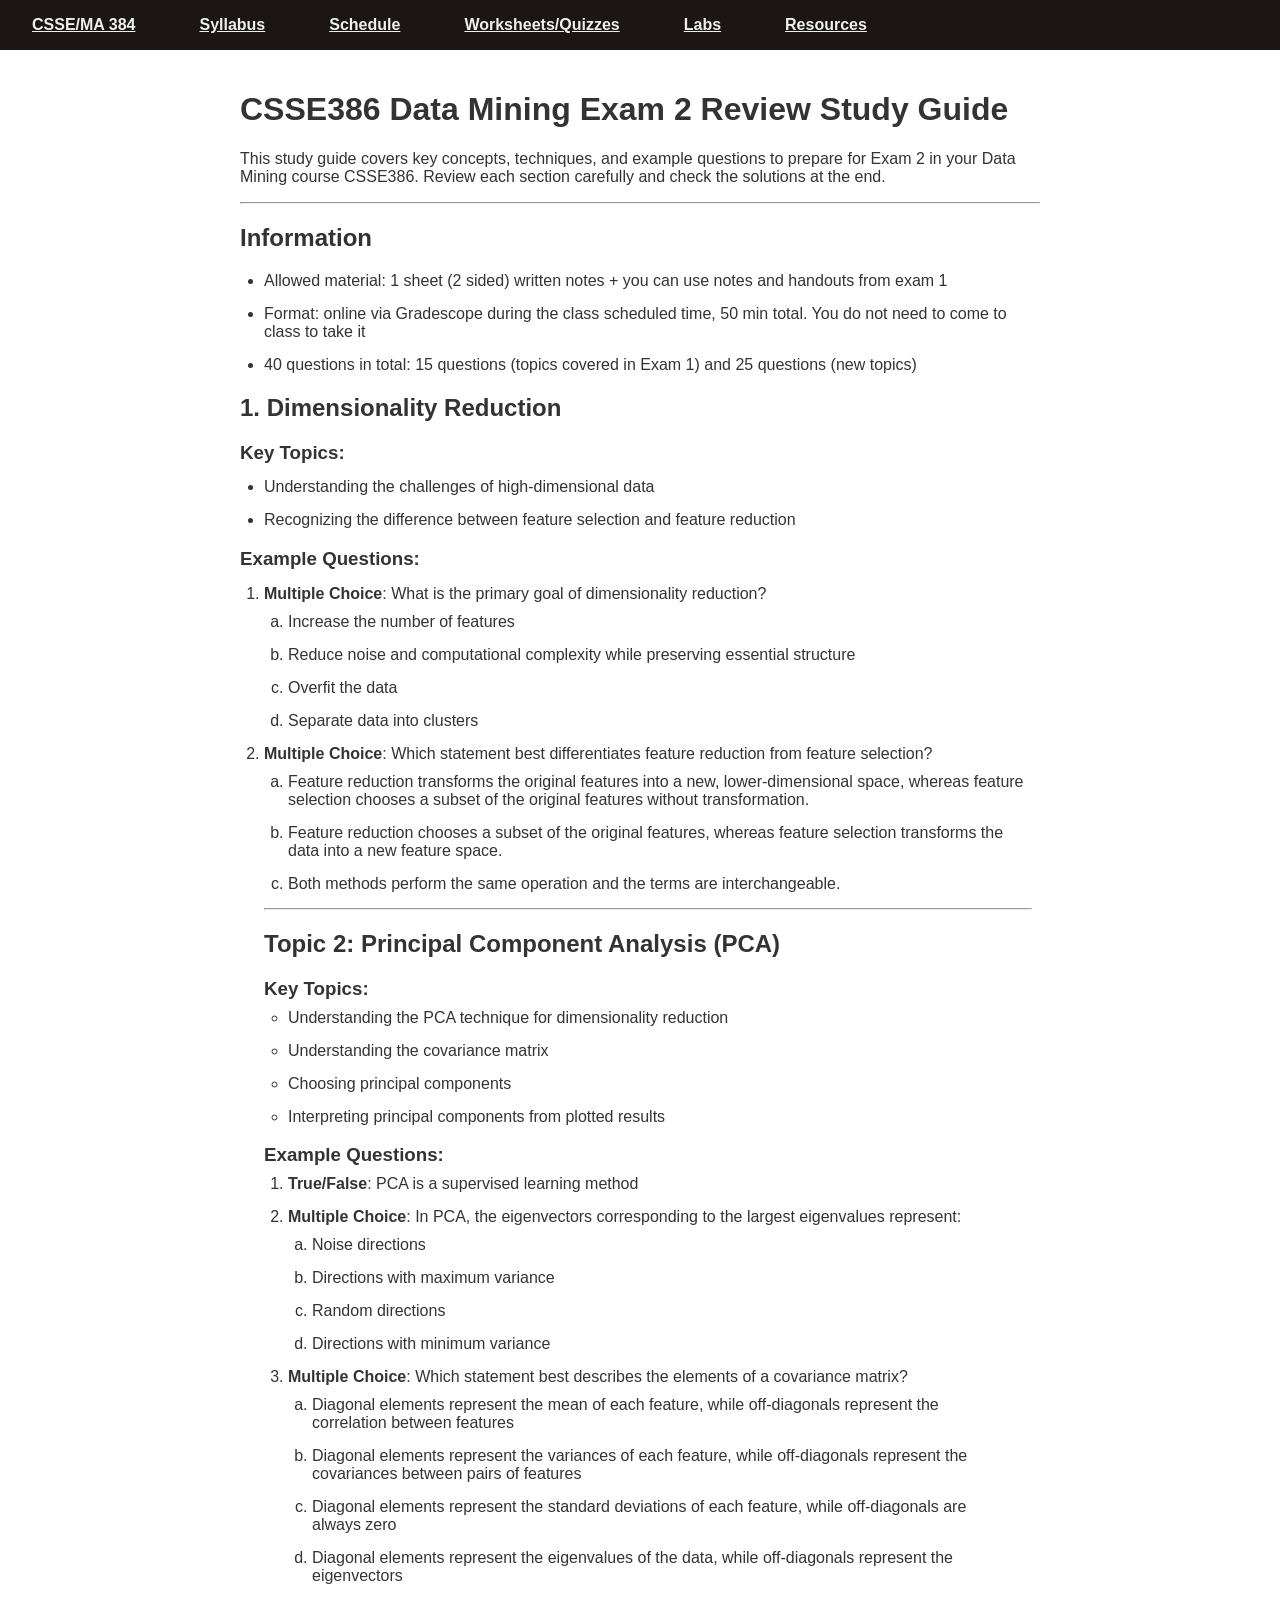
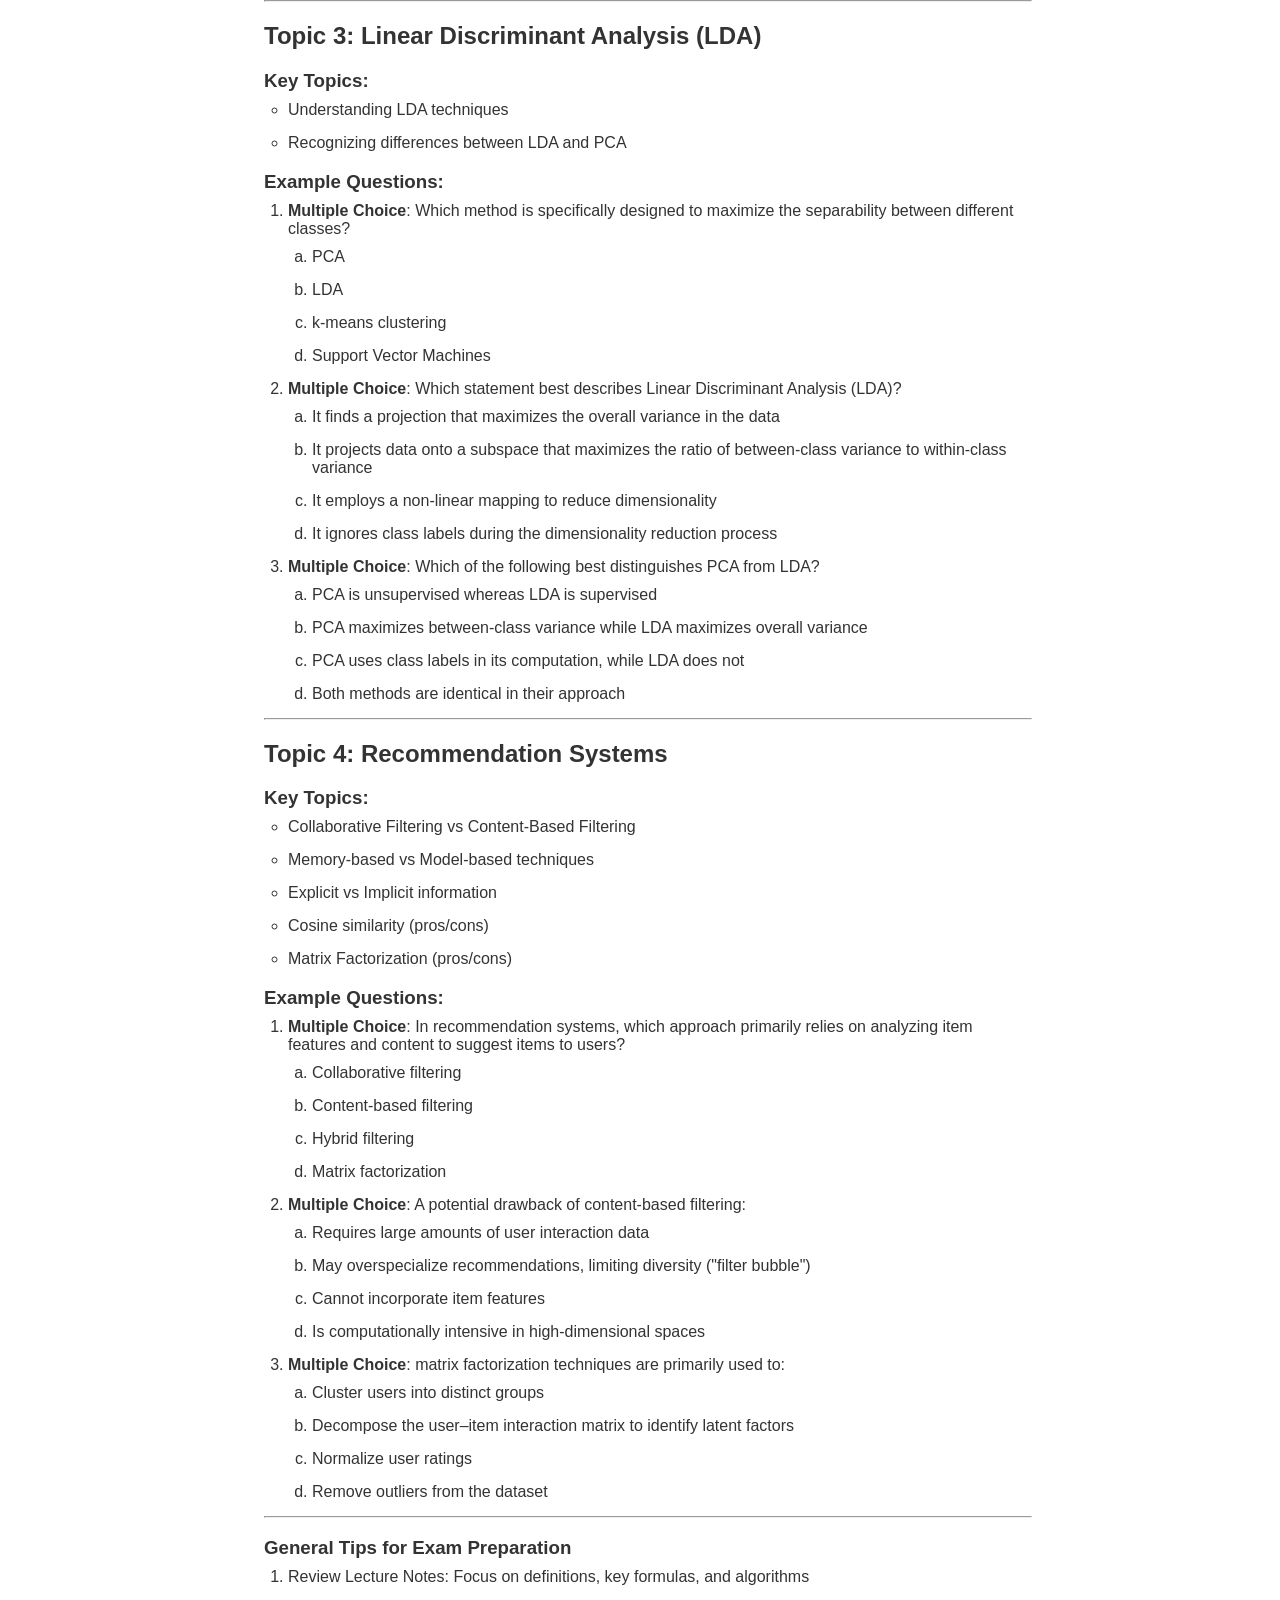
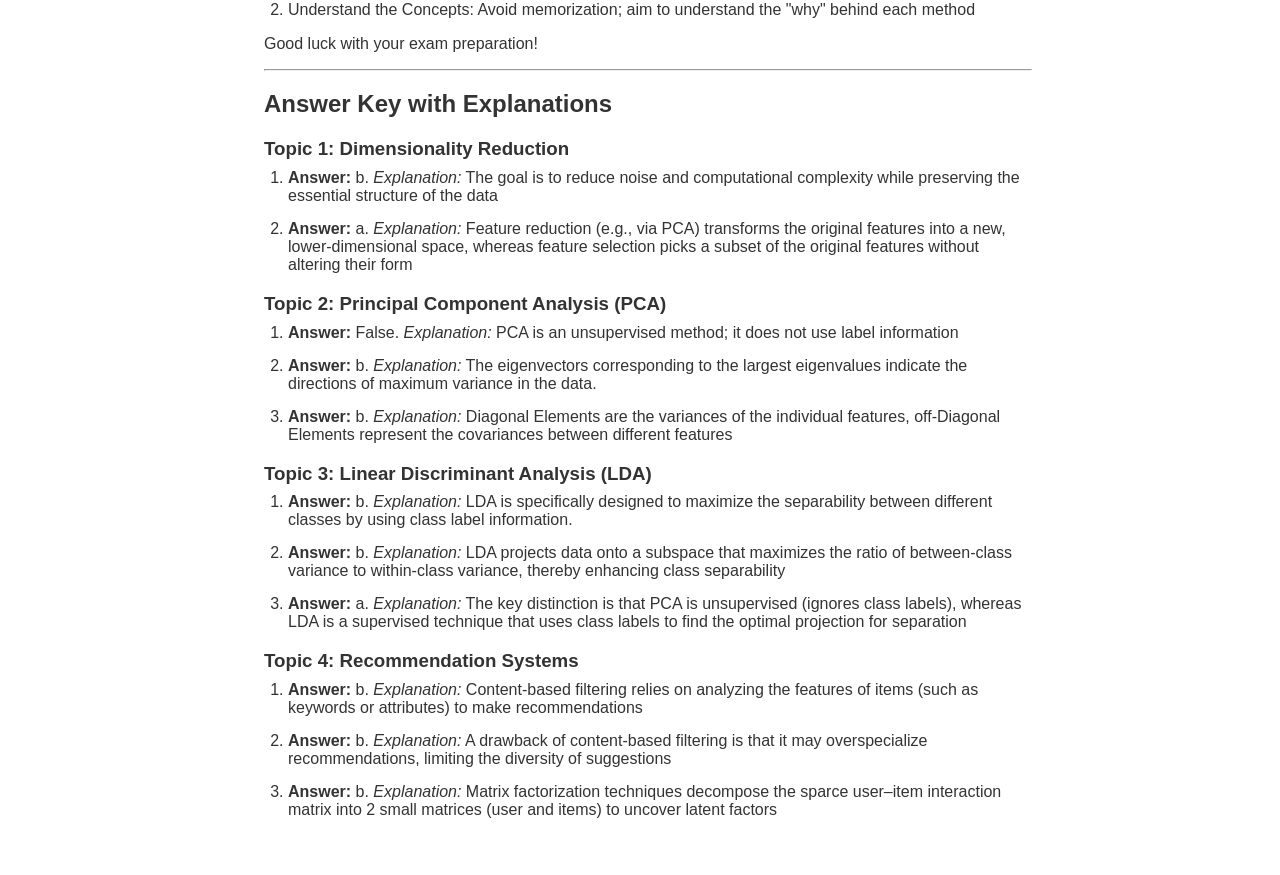
<file: exam2.html>
<!DOCTYPE html>
<html lang="en">
    <html><head><meta http-equiv="Content-Type" content="text/html; charset=UTF-8">
        <meta name="viewport" content="width=device-width, initial-scale=1" />
        <title>CSSE/MA 384</title>
        <link rel="icon" type="image/x-icon" href="favicon.ico">
    <link rel="stylesheet" type="text/css" href="./syllabus_files/screen.css">
    <link rel="stylesheet" type="text/css" href="./syllabus_files/schedule.css">
    <style>
        li {
            margin-bottom: 15px; /* Adds 15px of space below each list item */
            margin-top: 10px;
        }
    </style>
    </head>
    <body>
    <div id="header">
            <a id="index_link" href="./index.html">CSSE/MA 384</a>
            <a id="syllabus_link" href="./syllabus.html">Syllabus</a>
            <a id="schedule_link" href="./schedule.html">Schedule</a>
            <a id="quiz_link" href="./worksheets.html">Worksheets/Quizzes</a>
            <a id="quiz_link" href="./labs.html">Labs</a>
            <a id="resources_link" href="./resources.html">Resources</a>
            <div style="clear:both;"></div>
        </div>
    
    <div id="content">
    <h1>CSSE386 Data Mining Exam 2 Review Study Guide</h1>
    <p>This study guide covers key concepts, techniques, and example questions to prepare for Exam 2 in your Data Mining course CSSE386. Review each section carefully and check the solutions at the end.</p>
    <hr>
    <h2>Information</h2>
    <ul>
        <li>Allowed material: 1 sheet (2 sided) written notes + you can use notes and handouts from exam 1</li>
       <li>Format: online via Gradescope during the class scheduled time, 50 min total. You do not need to come to class to take it </li>
        <li> 40 questions in total: 15 questions (topics covered in Exam 1) and 25 questions (new topics)
            </li>

            </ul>
    <h2>1. Dimensionality Reduction</h2>
    <h3>Key Topics:</h3>
    <ul>
        <li>Understanding the challenges of high-dimensional data</li>
    <li>Recognizing the difference between feature selection and feature reduction</li>
    </ul>
    
    <h3>Example Questions:</h3>
    <ol>
        <li><strong>Multiple Choice</strong>: What is the primary goal of dimensionality reduction?<br>
            <ol type="a">
                <li>Increase the number of features</li>
                <li>Reduce noise and computational complexity while preserving essential structure</li>
                <li>Overfit the data</li>
                <li>Separate data into clusters</li>
            </ol>
        </li>

        <li><strong>Multiple Choice</strong>: Which statement best differentiates feature reduction from feature selection?<br>
            <ol type="a">
                <li>Feature reduction transforms the original features into a new, lower-dimensional space, whereas feature selection chooses a subset of the original features without transformation.</li>
                <li>Feature reduction chooses a subset of the original features, whereas feature selection transforms the data into a new feature space.</li>
                <li>Both methods perform the same operation and the terms are interchangeable.</li>
            </ul>
        </li>
    </ol>

    <hr>

    <!-- Topic 2: Principal Component Analysis (PCA) -->
    <h2>Topic 2: Principal Component Analysis (PCA)</h2>
    <h3>Key Topics:</h3>
    <ul>
        <li>Understanding the PCA technique for dimensionality reduction</li>
        <li>Understanding the covariance matrix</li>
    <li>Choosing principal components</li>
    <li>Interpreting principal components from plotted results</li>
    </ul>
    <h3>Example Questions:</h3>
    <ol>
        <li><strong>True/False</strong>: PCA is a supervised learning method</li>
        
        <li><strong>Multiple Choice</strong>: In PCA, the eigenvectors corresponding to the largest eigenvalues represent:<br>
            <ol type="a">
                <li>Noise directions</li>
                <li>Directions with maximum variance</li>
                <li>Random directions</li>
                <li>Directions with minimum variance</li>
            </ol>
        </li>
        
        <li><strong>Multiple Choice</strong>: Which statement best describes the elements of a covariance matrix?
            <ol type="a">
                <li>Diagonal elements represent the mean of each feature, while off-diagonals represent the correlation between features</li>
                <li>Diagonal elements represent the variances of each feature, while off-diagonals represent the covariances between pairs of features</li>
                <li>Diagonal elements represent the standard deviations of each feature, while off-diagonals are always zero</li>
                <li>Diagonal elements represent the eigenvalues of the data, while off-diagonals represent the eigenvectors</li>
            </ol>
        </li>
    </ol>

    <hr>

    <!-- Topic 3: Linear Discriminant Analysis (LDA) -->
    <h2>Topic 3: Linear Discriminant Analysis (LDA)</h2>
    <h3>Key Topics:</h3>
    <ul>
        <li>Understanding LDA techniques</li>
    <li>Recognizing differences between LDA and PCA</li>
    </ul>
    <h3>Example Questions:</h3>
    <ol>
        <li><strong>Multiple Choice</strong>: Which method is specifically designed to maximize the separability between different classes?<br>
            <ol type="a">
                <li>PCA</li>
                <li>LDA</li>
                <li>k-means clustering</li>
                <li>Support Vector Machines</li>
            </ol>
        </li>
        

        <li><strong>Multiple Choice</strong>: Which statement best describes Linear Discriminant Analysis (LDA)?<br>
            <ol type="a">
                <li>It finds a projection that maximizes the overall variance in the data</li>
                <li>It projects data onto a subspace that maximizes the ratio of between-class variance to within-class variance</li>
                <li>It employs a non-linear mapping to reduce dimensionality</li>
                <li>It ignores class labels during the dimensionality reduction process</li>
            </ol>
        </li>
        
        <li><strong>Multiple Choice</strong>: Which of the following best distinguishes PCA from LDA?<br>
            <ol type="a">
                <li>PCA is unsupervised whereas LDA is supervised</li>
                <li>PCA maximizes between-class variance while LDA maximizes overall variance</li>
                <li>PCA uses class labels in its computation, while LDA does not</li>
                <li>Both methods are identical in their approach</li>
            </ol>
        </li>
    </ol>

    <hr>

    <!-- Topic 4: Recommendation Systems -->
    <h2>Topic 4: Recommendation Systems</h2>
    <h3>Key Topics:</h3>
    <ul>
        <li>Collaborative Filtering vs Content-Based Filtering</li>
        <li>Memory-based vs Model-based techniques</li>
        <li>Explicit vs Implicit information</li>
        <li>Cosine similarity (pros/cons)</li>
        <li>Matrix Factorization (pros/cons)</li>
        
    </ul>
    <h3>Example Questions:</h3>
    <ol>
       
        <li><strong>Multiple Choice</strong>: In recommendation systems, which approach primarily relies on analyzing item features and content to suggest items to users?<br>
            <ol type="a">
                <li>Collaborative filtering</li>
                <li>Content-based filtering</li>
                <li>Hybrid filtering</li>
                <li>Matrix factorization</li>
            </ol>
        </li>
        
        
        <li><strong>Multiple Choice</strong>: A potential drawback of content-based filtering:<br>
            <ol type="a">
                <li>Requires large amounts of user interaction data</li>
                <li>May overspecialize recommendations, limiting diversity ("filter bubble")</li>
                <li>Cannot incorporate item features</li>
                <li>Is computationally intensive in high-dimensional spaces</li>
            </ol>
        </li>
        
        <li><strong>Multiple Choice</strong>: matrix factorization techniques are primarily used to:<br>
            <ol type="a">
                <li>Cluster users into distinct groups</li>
                <li>Decompose the user–item interaction matrix to identify latent factors</li>
                <li>Normalize user ratings</li>
                <li>Remove outliers from the dataset</li>
            </ol>
        </li>
        
    </ol>

    <hr>

    <h3>General Tips for Exam Preparation</h3>
    <ol>
        <li>Review Lecture Notes: Focus on definitions, key formulas, and algorithms</li>
        <li>Understand the Concepts: Avoid memorization; aim to understand the "why" behind each method</li>
    </ol>
    <p>Good luck with your exam preparation!</p>
    <hr>

    <h2>Answer Key with Explanations</h2>

    <h3>Topic 1: Dimensionality Reduction</h3>
    <ol>
        <li><strong>Answer:</strong> b. <em>Explanation:</em> The goal is to reduce noise and computational complexity while preserving the essential structure of the data</li>
        
        
        <li><strong>Answer:</strong> a. <em>Explanation:</em> Feature reduction (e.g., via PCA) transforms the original features into a new, lower-dimensional space, whereas feature selection picks 
            a subset of the original features without altering their form</li>
    </ol>

    <h3>Topic 2: Principal Component Analysis (PCA)</h3>
    <ol>
        <li><strong>Answer:</strong> False. <em>Explanation:</em> PCA is an unsupervised method; it does not use label information</li>
        
        <li><strong>Answer:</strong> b. <em>Explanation:</em> The eigenvectors corresponding to the largest eigenvalues indicate the directions of maximum variance in the data.</li>
       
       
        
        <li><strong>Answer:</strong> b. <em>Explanation:</em> Diagonal Elements are the variances of the individual features, off-Diagonal Elements represent the covariances between different features </li>
        
    </ol>

    <h3>Topic 3: Linear Discriminant Analysis (LDA)</h3>
    <ol>
        <li><strong>Answer:</strong> b. <em>Explanation:</em> LDA is specifically designed to maximize the separability between different classes by using class label information.</li>
        
       
        <li><strong>Answer:</strong> b. <em>Explanation:</em> LDA projects data onto a subspace that maximizes the ratio of between-class variance to within-class variance, thereby enhancing class separability</li>
        
        <li><strong>Answer:</strong> a. <em>Explanation:</em> The key distinction is that PCA is unsupervised (ignores class labels), whereas LDA is a supervised technique that uses class labels to find the optimal projection for separation</li>
    </ol>

    <h3>Topic 4: Recommendation Systems</h3>
    <ol>
        
        <li><strong>Answer:</strong> b. <em>Explanation:</em> Content-based filtering relies on analyzing the features of items (such as keywords or attributes) to make recommendations</li>
        
        <li><strong>Answer:</strong> b. <em>Explanation:</em> A drawback of content-based filtering is that it may overspecialize recommendations, limiting the diversity of suggestions</li>
        
        <li><strong>Answer:</strong> b. <em>Explanation:</em> Matrix factorization techniques decompose the sparce user–item interaction matrix into 2 small matrices (user and items) to uncover latent factors</li>
      
    </ol>
</body>
</html>
</file>
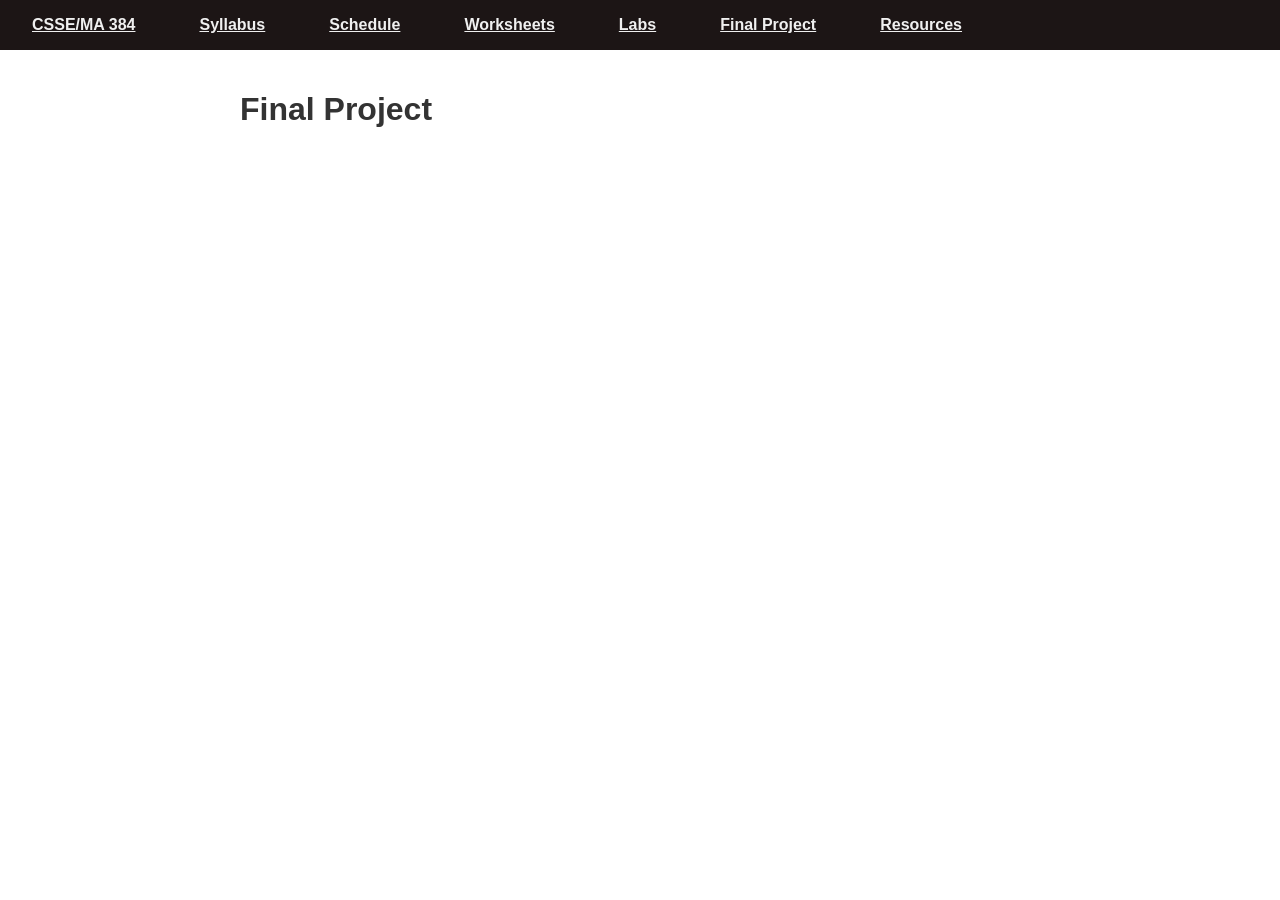
<file: final-project.html>
<!DOCTYPE html>
<html lang="en">
<head>
    <meta charset="UTF-8">
    <meta name="viewport" content="width=device-width, initial-scale=1">
    <title>CSSE/MA 384 Final Project</title>
    <link rel="icon" type="image/x-icon" href="favicon.ico">
    <link rel="stylesheet" href="./syllabus_files/screen.css">
    <link rel="stylesheet" href="./syllabus_files/schedule.css">
</head>
<body>
<div id="header">
    <a id="index_link" href="./index.html">CSSE/MA 384</a>
    <a id="syllabus_link" href="./syllabus.html">Syllabus</a>
    <a id="schedule_link" href="./schedule.html">Schedule</a>
    <a id="worksheet_link" href="./worksheets.html">Worksheets</a>
    <a id="lab_link" href="./labs.html">Labs</a>
    <a id="project_link" href="./final-project.html">Final Project</a>
    <a id="resources_link" href="./resources.html">Resources</a>
    <div style="clear:both;"></div>
</div>
<div id="content">
    <h1>Final Project</h1>
</div>
</body>
</html>
</file>
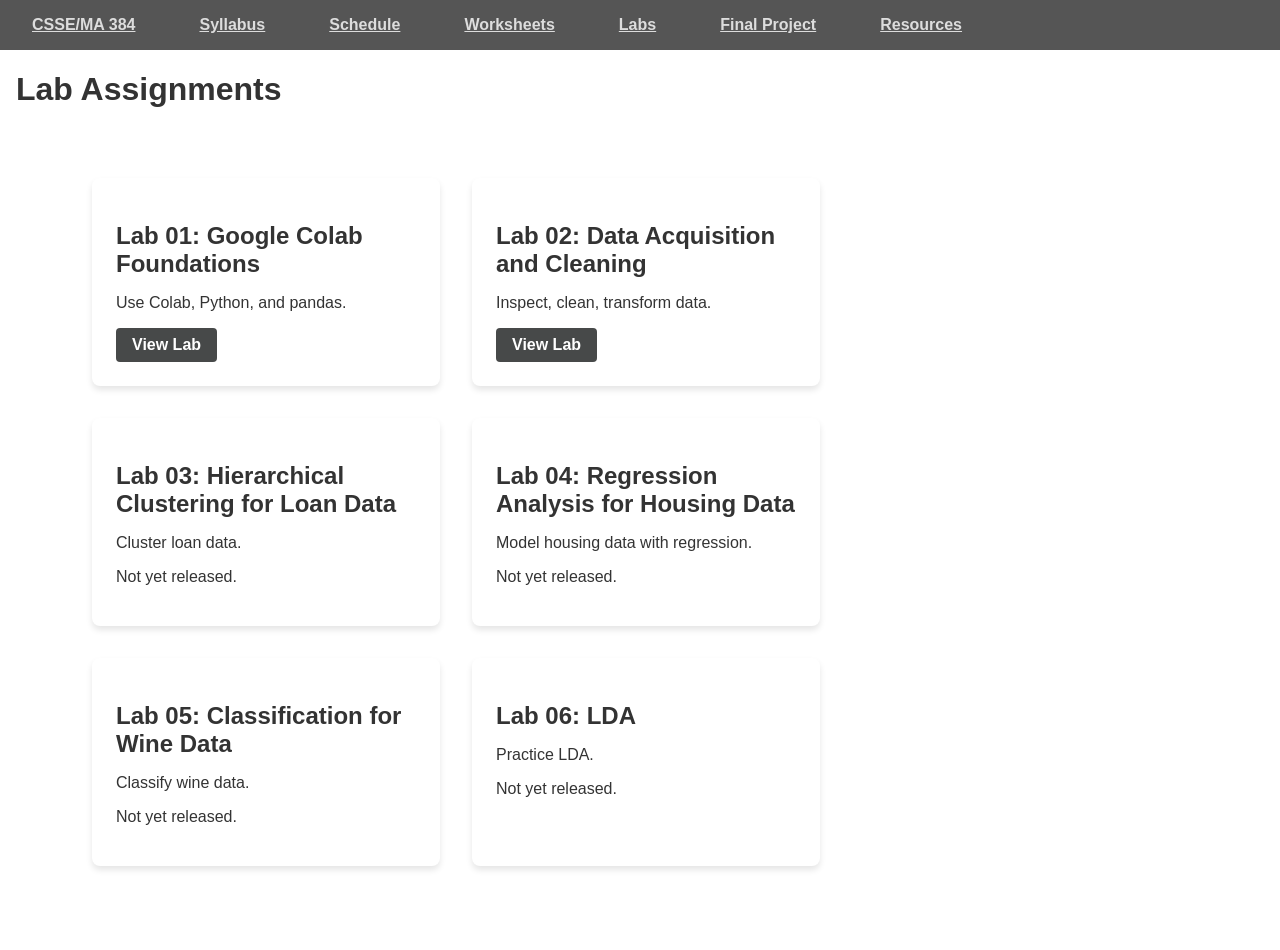
<file: labs.html>
<html><head><meta http-equiv="Content-Type" content="text/html; charset=UTF-8">
    <title>CSSE/MA 384</title>
    
    
    <link rel="stylesheet" type="text/css" href="./resources_files/screen.css">
    <link rel="stylesheet" type="text/css" href="./resources_files/schedule.css">
    <link rel="icon" type="image/x-icon" href="favicon.ico">
    <style>
        main {
            display: flex;
            flex-wrap: wrap;
            justify-content: center;
            padding: 2rem;
        }
        .lab-card {
            background: white;
            border-radius: 8px;
            box-shadow: 0 4px 6px rgba(0, 0, 0, 0.1);
            margin: 1rem;
            padding: 1.5rem;
            width: 300px;
            transition: transform 0.2s, box-shadow 0.2s;
        }
        .lab-card:hover {
            transform: translateY(-5px);
            box-shadow: 0 8px 12px rgba(0, 0, 0, 0.2);
        }
        .lab-card h2 {
            font-size: 1.5rem;
            margin-bottom: 0.5rem;
        }
        .lab-card p {
            font-size: 1rem;
            margin-bottom: 1rem;
        }
        .lab-card a {
            display: inline-block;
            text-decoration: none;
            color: white;
            background-color: #474949;
            padding: 0.5rem 1rem;
            border-radius: 4px;
            font-weight: bold;
            transition: background-color 0.2s;
        }
        .lab-card a:hover {
            background-color: #005bb5;
        }
    </style>
</head>
    <body>
    
    <div id="header">
        <a id="index_link" href="./index.html">CSSE/MA 384</a>
        <a id="syllabus_link" href="./syllabus.html">Syllabus</a>
        <a id="schedule_link" href="./schedule.html">Schedule</a>
        <a id="worksheet_link" href="./worksheets.html">Worksheets</a>
        <a id="lab_link" href="./labs.html">Labs</a>
        <a id="project_link" href="./final-project.html">Final Project</a>
        <a id="resources_link" href="./resources.html">Resources</a>
        <div style="clear:both;"></div>
    </div>
    
    <div id="content">
    
        <h1>Lab Assignments</h1>
    <main>
        <!-- Week 1 labs -->
        <div class="lab-card">
            <h2>Lab 01: Google Colab Foundations</h2>
            <p>Use Colab, Python, and pandas.</p>
            <a href="./labs/lab01.html">View Lab</a>
        </div>
        <div class="lab-card">
            <h2>Lab 02: Data Acquisition and Cleaning</h2>
            <p>Inspect, clean, transform data.</p>
            <a href="./labs/lab02.html">View Lab</a>
        </div>

                <!-- Lab 2 -->
                <div class="lab-card">
                    <h2>Lab 03: Hierarchical Clustering for Loan Data</h2>
                    <p>Cluster loan data.</p>
                <p class="lab-unreleased">Not yet released.</p>
</div>
 <!-- Lab 4 -->
 <div class="lab-card">
    <h2>Lab 04: Regression Analysis for Housing Data</h2>
    <p>Model housing data with regression.</p>
<p class="lab-unreleased">Not yet released.</p>
</div>

<!-- Lab 5 -->
<div class="lab-card">
    <h2>Lab 05: Classification for Wine Data</h2>
    <p>Classify wine data.</p>
<p class="lab-unreleased">Not yet released.</p>
</div>

<div class="lab-card">
    <h2>Lab 06: LDA</h2>
    <p>Practice LDA.</p>
<p class="lab-unreleased">Not yet released.</p>
</div>
    </main>
</body>
</html>
</file>
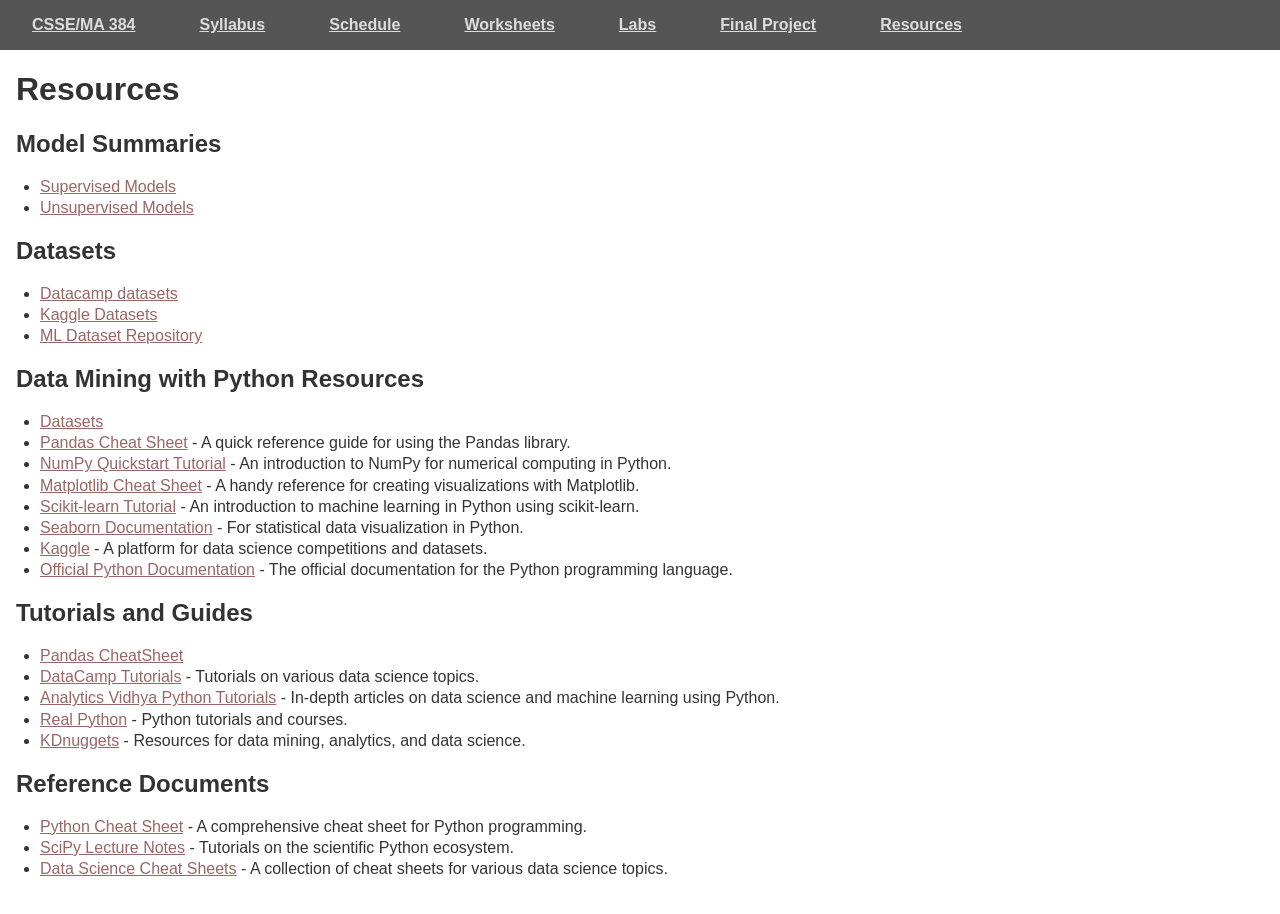
<file: resources.html>
<!DOCTYPE html>
<html><head><meta http-equiv="Content-Type" content="text/html; charset=UTF-8">
<title>CSSE/MA 384</title>


<link rel="stylesheet" type="text/css" href="./resources_files/screen.css">
<link rel="stylesheet" type="text/css" href="./resources_files/schedule.css">
<link rel="icon" type="image/x-icon" href="favicon.ico">
</head>
<body>

<div id="header">
    <a id="index_link" href="./index.html">CSSE/MA 384</a>
    <a id="syllabus_link" href="./syllabus.html">Syllabus</a>
    <a id="schedule_link" href="./schedule.html">Schedule</a>
    <a id="worksheet_link" href="./worksheets.html">Worksheets</a>
    <a id="lab_link" href="./labs.html">Labs</a>
    <a id="project_link" href="./final-project.html">Final Project</a>
    <a id="resources_link" href="./resources.html">Resources</a>
    <div style="clear:both;"></div>
</div>

<div id="content">
    <h1>Resources</h1>

    <h2>Model Summaries</h2>
    <ul>
        <li><a href="./resources_files/Supervised_Machine_Learning_Models.pdf">Supervised Models</a></li>
        <li><a href="./resources_files/Unsupervised_Machine_Learning_Models.pdf">Unsupervised Models</a> </li>
        </ul>
    
        <h2>Datasets</h2>
        <ul>
            <li><a href="https://www.datacamp.com/datalab/datasets" target="_blank"> Datacamp datasets</a></li>
        <li><a href="https://www.kaggle.com/datasets" target="_blank">Kaggle Datasets</a></li>
        <li><a href="https://archive.ics.uci.edu/datasets" target="_blank">ML Dataset Repository</a></li>
    </ul>
        <h2>Data Mining with Python Resources</h2>
    
    <ul>
        <li><a href="https://www.kaggle.com/datasets">Datasets</a></li>
        <li><a href="https://pandas.pydata.org/Pandas_Cheat_Sheet.pdf">Pandas Cheat Sheet</a> -
        A quick reference guide for using the Pandas library.</li>
        <li><a href="https://numpy.org/doc/stable/user/quickstart.html">NumPy Quickstart Tutorial</a> -
        An introduction to NumPy for numerical computing in Python.</li>
        <li><a href="https://matplotlib.org/cheatsheets/cheatsheets.pdf">Matplotlib Cheat Sheet</a> -
        A handy reference for creating visualizations with Matplotlib.</li>
        <li><a href="https://scikit-learn.org/stable/tutorial/index.html">Scikit-learn Tutorial</a> -
        An introduction to machine learning in Python using scikit-learn.</li>
        <li><a href="https://seaborn.pydata.org/">Seaborn Documentation</a> -
        For statistical data visualization in Python.</li>
        <li><a href="https://www.kaggle.com/">Kaggle</a> -
        A platform for data science competitions and datasets.</li>
        <li><a href="https://docs.python.org/3/">Official Python Documentation</a> -
        The official documentation for the Python programming language.</li>
    </ul>
    
    <h2>Tutorials and Guides</h2>
    
    <ul>
        <li><a = href="https://images.datacamp.com/image/upload/v1676302204/Marketing/Blog/Pandas_Cheat_Sheet.pdf"> Pandas CheatSheet</a></li>
        <li><a href="https://www.datacamp.com/community/tutorials">DataCamp Tutorials</a> -
        Tutorials on various data science topics.</li>
        <li><a href="https://www.analyticsvidhya.com/blog/category/python/">Analytics Vidhya Python Tutorials</a> -
        In-depth articles on data science and machine learning using Python.</li>
        <li><a href="https://realpython.com/">Real Python</a> -
        Python tutorials and courses.</li>
        <li><a href="https://www.kdnuggets.com/">KDnuggets</a> -
        Resources for data mining, analytics, and data science.</li>
    </ul>
    
    <h2>Reference Documents</h2>
    
    <ul>
        <li><a href="https://www.pythoncheatsheet.org/">Python Cheat Sheet</a> -
        A comprehensive cheat sheet for Python programming.</li>
        <li><a href="https://scipy-lectures.org/">SciPy Lecture Notes</a> -
        Tutorials on the scientific Python ecosystem.</li>
        <li><a href="https://www.datasciencecentral.com/profiles/blogs/data-science-cheat-sheets">Data Science Cheat Sheets</a> -
        A collection of cheat sheets for various data science topics.</li>
    </ul>
</div>
</html>
</file>
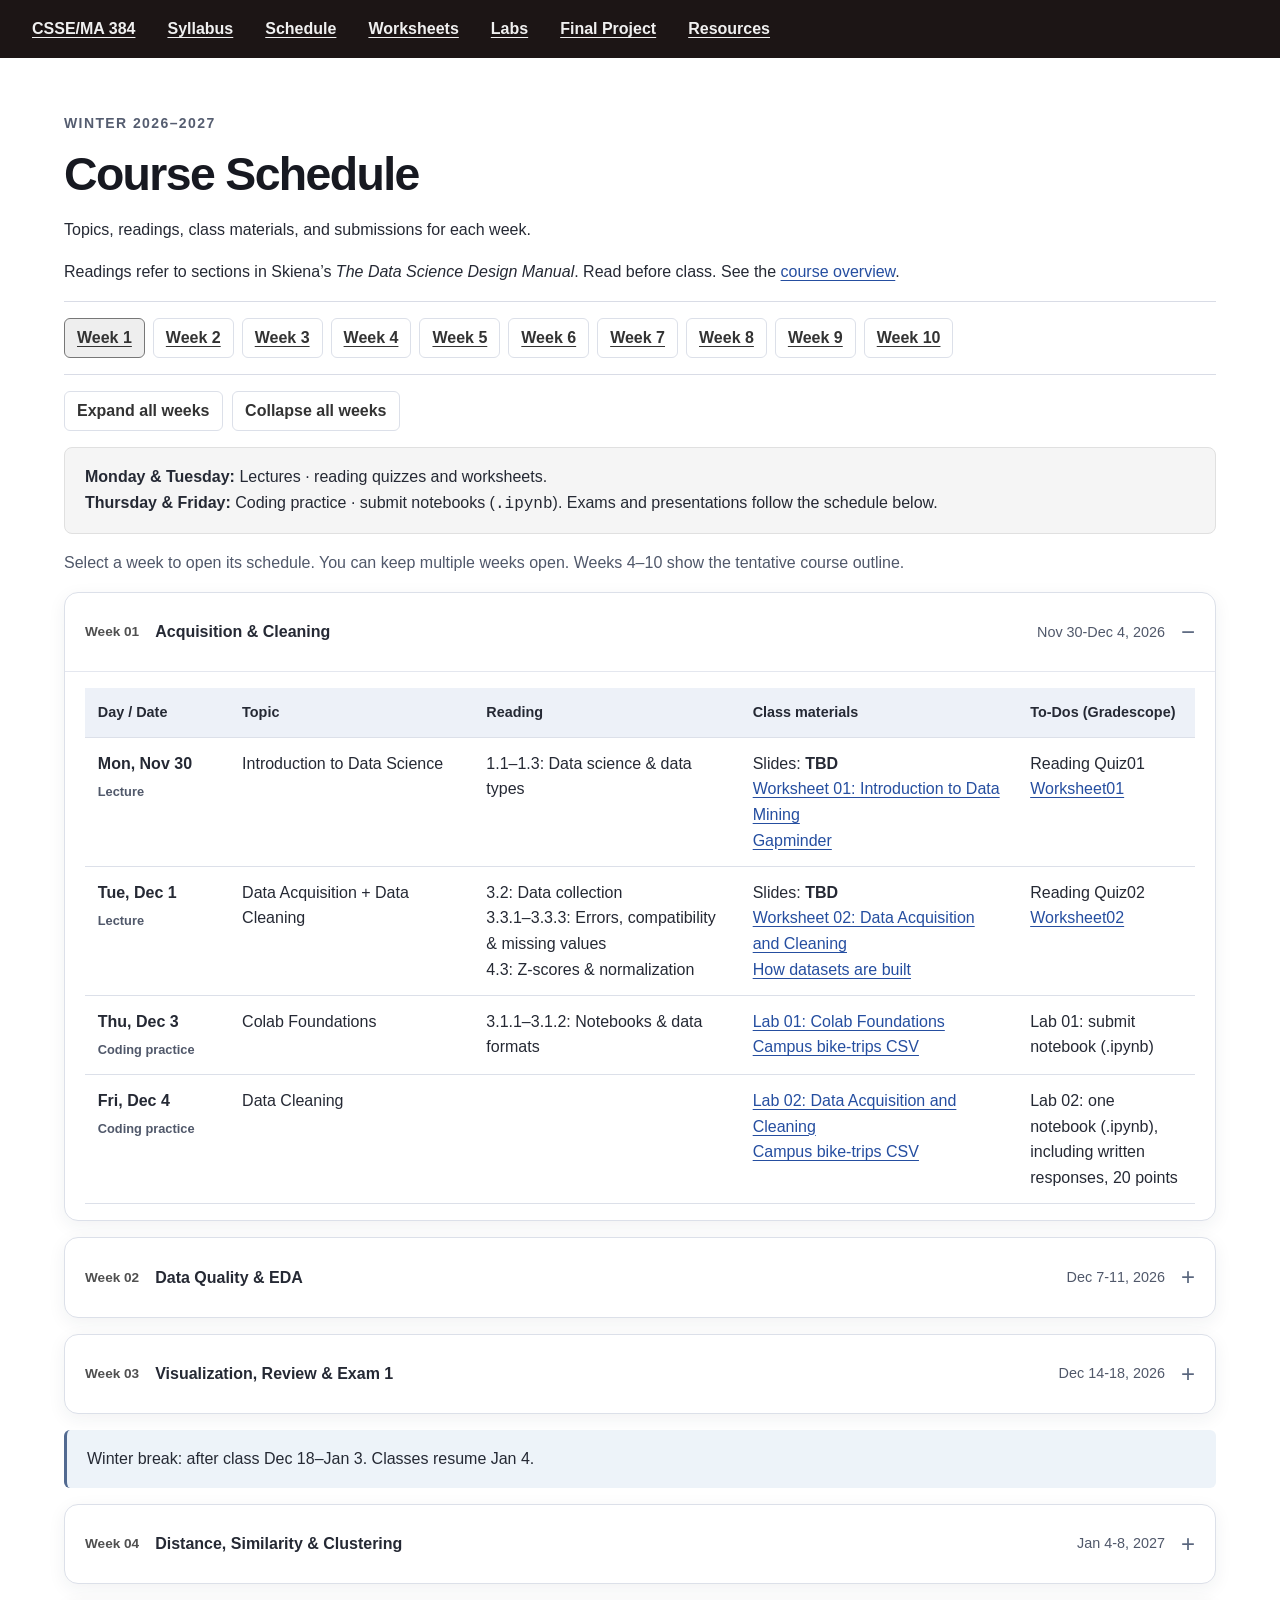
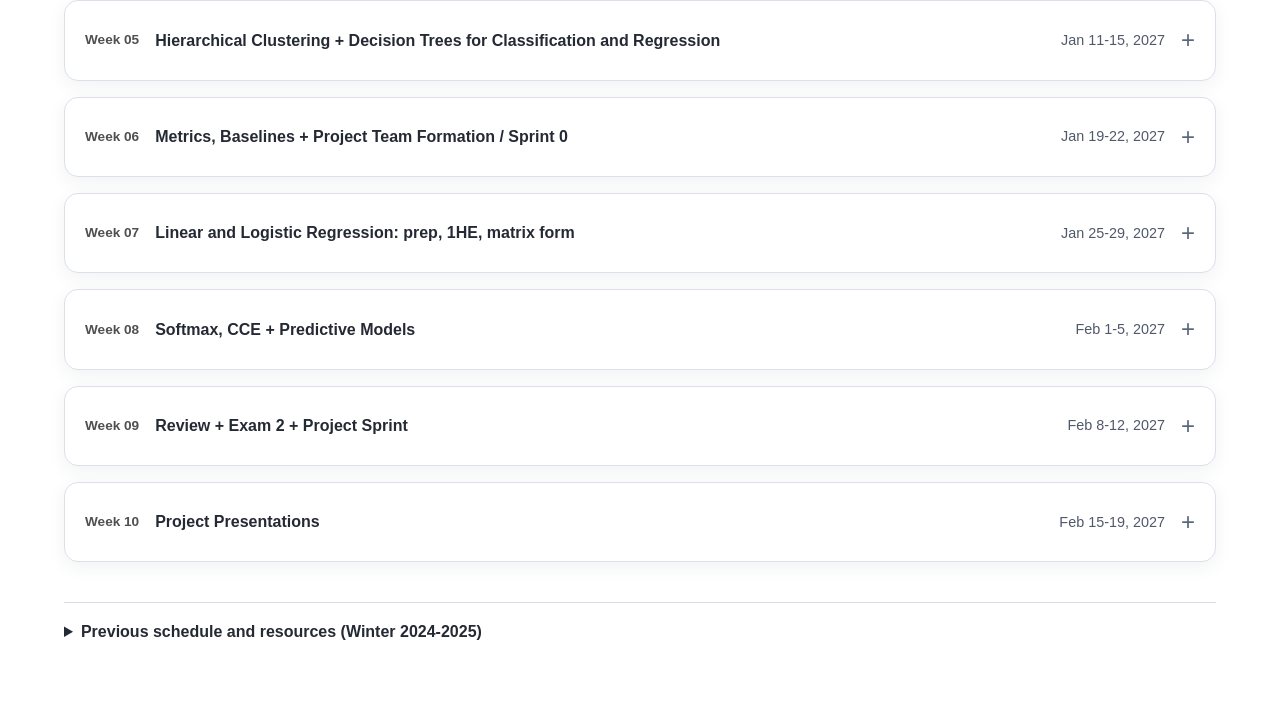
<file: schedule.html>
<!DOCTYPE html>

<html lang="en"><head><meta http-equiv="Content-Type" content="text/html; charset=UTF-8">
    <meta name="viewport" content="width=device-width, initial-scale=1" />
    <title>CSSE/MA 384 Schedule</title>
    <link rel="icon" type="image/x-icon" href="favicon.ico">
<link rel="stylesheet" type="text/css" href="./syllabus_files/screen.css">
<link rel="stylesheet" type="text/css" href="./syllabus_files/schedule.css">
<link rel="stylesheet" href="./schedule-page.css">
</head>
<body class="schedule-page">
<div id="header">
    <a id="index_link" href="./index.html">CSSE/MA 384</a>
    <a id="syllabus_link" href="./syllabus.html">Syllabus</a>
    <a id="schedule_link" href="./schedule.html">Schedule</a>
    <a id="worksheet_link" href="./worksheets.html">Worksheets</a>
    <a id="lab_link" href="./labs.html">Labs</a>
    <a id="project_link" href="./final-project.html">Final Project</a>
    <a id="resources_link" href="./resources.html">Resources</a>
    <div style="clear:both;"></div>
</div>

<div id="content">

<section aria-labelledby="weekly-meetings"><header class="schedule-intro"><p class="schedule-eyebrow">WINTER 2026–2027</p><h1 id="weekly-meetings">Course Schedule</h1><p>Topics, readings, class materials, and submissions for each week.</p><p>Readings refer to sections in Skiena’s <em>The Data Science Design Manual</em>. Read before class. See the <a href="./syllabus.html#course-overview">course overview</a>.</p></header><nav class="week-navigation" aria-label="Jump to week"><a href="#week-1">Week 1</a><a href="#week-2">Week 2</a><a href="#week-3">Week 3</a><a href="#week-4">Week 4</a><a href="#week-5">Week 5</a><a href="#week-6">Week 6</a><a href="#week-7">Week 7</a><a href="#week-8">Week 8</a><a href="#week-9">Week 9</a><a href="#week-10">Week 10</a></nav><div class="schedule-controls" hidden><button type="button" data-action="expand">Expand all weeks</button><button type="button" data-action="collapse">Collapse all weeks</button></div><p class="meeting-pattern"><strong>Monday &amp; Tuesday:</strong> Lectures · reading quizzes and worksheets.<br><strong>Thursday &amp; Friday:</strong> Coding practice · submit notebooks (<code>.ipynb</code>). Exams and presentations follow the schedule below.</p><p class="schedule-help">Select a week to open its schedule. You can keep multiple weeks open. Weeks 4–10 show the tentative course outline.</p><details class="schedule-week" id="week-1" data-start="2026-11-30" data-end="2026-12-04" open><summary><span class="week-number">Week 01</span><span class="week-topic">Acquisition & Cleaning</span><span class="week-dates">Nov 30-Dec 4, 2026</span></summary><div class="week-body"><table class="schedule" aria-labelledby="week-1">
    <thead><tr><th scope="col">Day / Date</th><th scope="col">Topic</th><th scope="col">Reading</th><th scope="col">Class materials</th><th scope="col">To-Dos (Gradescope)</th></tr></thead>
    <tbody>
        <tr><th scope="row" data-label="Day / Date">Mon, Nov 30<br><span class="meeting-kind">Lecture</span></th><td data-label="Topic">Introduction to Data Science</td><td data-label="Reading">1.1–1.3: Data science &amp; data types</td><td data-label="Class materials">Slides: <strong>TBD</strong><br><a href="./worksheets_files/Worksheet01.pdf">Worksheet 01: Introduction to Data Mining</a><br><a href="https://www.gapminder.org/tools">Gapminder</a></td><td data-label="To-Dos (Gradescope)">Reading Quiz01<br><a href="./worksheets_files/Worksheet01.pdf">Worksheet01</a></td></tr>
        <tr><th scope="row" data-label="Day / Date">Tue, Dec 1<br><span class="meeting-kind">Lecture</span></th><td data-label="Topic">Data Acquisition + Data Cleaning</td><td data-label="Reading">3.2: Data collection<br>3.3.1–3.3.3: Errors, compatibility &amp; missing values<br>4.3: Z-scores &amp; normalization</td><td data-label="Class materials">Slides: <strong>TBD</strong><br><a href="./worksheets_files/worksheet02.pdf">Worksheet 02: Data Acquisition and Cleaning</a><br><a href="https://www.neuronomixer.com/visual-guides/how-datasets-are-built">How datasets are built</a></td><td data-label="To-Dos (Gradescope)">Reading Quiz02<br><a href="./worksheets_files/worksheet02.pdf">Worksheet02</a></td></tr>
        <tr><th scope="row" data-label="Day / Date">Thu, Dec 3<br><span class="meeting-kind">Coding practice</span></th><td data-label="Topic">Colab Foundations</td><td data-label="Reading">3.1.1–3.1.2: Notebooks &amp; data formats</td><td data-label="Class materials"><a href="./labs/lab01.html">Lab 01: Colab Foundations</a><br><a href="./labs/week01/week01-campus-bike-trips.csv" download>Campus bike-trips CSV</a></td><td data-label="To-Dos (Gradescope)">Lab 01: submit notebook (.ipynb)</td></tr>
        <tr><th scope="row" data-label="Day / Date">Fri, Dec 4<br><span class="meeting-kind">Coding practice</span></th><td data-label="Topic">Data Cleaning</td><td data-label="Reading"></td><td data-label="Class materials"><a href="./labs/lab02.html">Lab 02: Data Acquisition and Cleaning</a><br><a href="./labs/week01/week01-campus-bike-trips.csv" download>Campus bike-trips CSV</a></td><td data-label="To-Dos (Gradescope)">Lab 02: one notebook (.ipynb), including written responses, 20 points</td></tr>
    </tbody>
</table></div></details>
<details class="schedule-week" id="week-2" data-start="2026-12-07" data-end="2026-12-11"><summary><span class="week-number">Week 02</span><span class="week-topic">Data Quality & EDA</span><span class="week-dates">Dec 7-11, 2026</span></summary><div class="week-body"><table class="schedule" aria-labelledby="week-2">
    <thead><tr><th scope="col">Day / Date</th><th scope="col">Topic</th><th scope="col">Reading</th><th scope="col">Class materials</th><th scope="col">To-Dos (Gradescope)</th></tr></thead>
    <tbody>
        <tr><th scope="row" data-label="Day / Date">Mon, Dec 7<br><span class="meeting-kind">Lecture</span></th><td data-label="Topic">Data Quality: missingness, compatibility, and outliers</td><td data-label="Reading">3.3.4: Outliers<br>Review 3.3.1–3.3.3: Data quality</td><td data-label="Class materials">Slides: <strong>TBD</strong></td><td data-label="To-Dos (Gradescope)">Reading Quiz03<br>Worksheet03</td></tr>
        <tr><th scope="row" data-label="Day / Date">Tue, Dec 8<br><span class="meeting-kind">Lecture</span></th><td data-label="Topic">Exploratory Data Analysis: distributions, summary statistics, and relationships</td><td data-label="Reading">2.2: Descriptive statistics<br>6.1.1–6.1.2: EDA &amp; Anscombe’s quartet</td><td data-label="Class materials">Slides: <strong>TBD</strong></td><td data-label="To-Dos (Gradescope)">Reading Quiz04<br>Worksheet04</td></tr>
        <tr><th scope="row" data-label="Day / Date">Thu, Dec 10<br><span class="meeting-kind">Coding practice</span></th><td data-label="Topic">Data Quality</td><td data-label="Reading"></td><td data-label="Class materials"><a href="./worksheets_files/customer_churn.csv">Customer-churn CSV</a><br>Lab handout: <strong>TBD</strong></td><td data-label="To-Dos (Gradescope)">Lab 03: submit notebook (.ipynb)</td></tr>
        <tr><th scope="row" data-label="Day / Date">Fri, Dec 11<br><span class="meeting-kind">Coding practice</span></th><td data-label="Topic">Exploratory Data Analysis</td><td data-label="Reading"></td><td data-label="Class materials"><a href="./labs/palmer_penguins.csv">Penguins CSV</a><br>Lab handout: <strong>TBD</strong></td><td data-label="To-Dos (Gradescope)">Lab 04: submit notebook (.ipynb)<br><strong class="homework">HWK1 due</strong></td></tr>
    </tbody>
</table></div></details>
<details class="schedule-week" id="week-3" data-start="2026-12-14" data-end="2026-12-18"><summary><span class="week-number">Week 03</span><span class="week-topic">Visualization, Review & Exam 1</span><span class="week-dates">Dec 14-18, 2026</span></summary><div class="week-body"><table class="schedule" aria-labelledby="week-3">
    <thead><tr><th scope="col">Day / Date</th><th scope="col">Topic</th><th scope="col">Reading</th><th scope="col">Class materials</th><th scope="col">To-Dos (Gradescope)</th></tr></thead>
    <tbody>
        <tr><th scope="row" data-label="Day / Date">Mon, Dec 14<br><span class="meeting-kind">Lecture</span></th><td data-label="Topic">Visualization Design</td><td data-label="Reading">6.2.1–6.2.5: Clarity, scales &amp; color</td><td data-label="Class materials">Slides: <strong>TBD</strong></td><td data-label="To-Dos (Gradescope)">Reading Quiz05<br>Worksheet05</td></tr>
        <tr><th scope="row" data-label="Day / Date">Tue, Dec 15<br><span class="meeting-kind">Lecture</span></th><td data-label="Topic">Chart Selection</td><td data-label="Reading">6.3.3–6.3.5: Scatter, bar &amp; histogram plots</td><td data-label="Class materials">Slides: <strong>TBD</strong></td><td data-label="To-Dos (Gradescope)">Reading Quiz06<br>Worksheet06</td></tr>
        <tr><th scope="row" data-label="Day / Date">Thu, Dec 17<br><span class="meeting-kind">Coding practice</span></th><td data-label="Topic">Data Visualization + Review</td><td data-label="Reading"></td><td data-label="Class materials"><a href="./labs/palmer_penguins.csv">Penguins CSV</a><br>Visualization practice: <strong>TBD</strong><br>Review materials: <strong>TBD</strong></td><td data-label="To-Dos (Gradescope)">Lab 05: submit notebook (.ipynb)</td></tr>
        <tr><th scope="row" data-label="Day / Date">Fri, Dec 18</th><td data-label="Topic" class="exam">Exam 1 - tentative</td><td data-label="Reading"></td><td data-label="Class materials">Exam details: <strong>TBD</strong></td><td data-label="To-Dos (Gradescope)"></td></tr>
    </tbody>
</table></div></details>
<p class="schedule-notice">Winter break: after class Dec 18–Jan 3. Classes resume Jan 4.</p>
<details class="schedule-week" id="week-4" data-start="2027-01-04" data-end="2027-01-08"><summary><span class="week-number">Week 04</span><span class="week-topic">Distance, Similarity &amp; Clustering</span><span class="week-dates">Jan 4-8, 2027</span></summary><div class="week-body"><h3>Tentative topics</h3><p>Distance, Similarity &amp; Clustering<br>
            Distance metrics; distance matrices; k-means clustering; centroids</p><h3>Proposed hands-on sessions</h3><p>Lab 1: Distance metric and distance matrix calculations<br>
                Lab 2: k-means clustering, centroid updates, and Python verification</p><p class="forthcoming">Details forthcoming. Daily meetings, readings, materials, and submission dates will be added as they are released.</p></div></details>
<details class="schedule-week" id="week-5" data-start="2027-01-11" data-end="2027-01-15"><summary><span class="week-number">Week 05</span><span class="week-topic">Hierarchical Clustering + Decision Trees for Classification and Regression</span><span class="week-dates">Jan 11-15, 2027</span></summary><div class="week-body"><h3>Tentative topics</h3><p>Hierarchical Clustering + Decision Trees for Classification and Regression<br>
            Entropy and information gain</p><h3>Proposed hands-on sessions</h3><p>Lab 1: Hierarchical clustering and dendrogram interpretation<br>
                Lab 2: Decision trees, entropy, and information gain</p><p class="forthcoming">Details forthcoming. Daily meetings, readings, materials, and submission dates will be added as they are released.</p></div></details>
<details class="schedule-week" id="week-6" data-start="2027-01-19" data-end="2027-01-22"><summary><span class="week-number">Week 06</span><span class="week-topic">Metrics, Baselines + Project Team Formation / Sprint 0</span><span class="week-dates">Jan 19-22, 2027</span></summary><div class="week-body"><p class="schedule-notice">Jan 18: Martin Luther King, Jr. Day — no classes.</p><h3>Tentative topics</h3><p>Metrics, Baselines + Project Team Formation / Sprint 0<br>
                Confusion matrix; accuracy, precision, recall, and F1</p><h3>Proposed hands-on sessions</h3><p>Lab 1: Confusion matrix and classification metrics<br>
                Lab 2: Baseline/model comparison activity or project team formation/Sprint 0</p><p class="forthcoming">Details forthcoming. Daily meetings, readings, materials, and submission dates will be added as they are released.</p></div></details>
<details class="schedule-week" id="week-7" data-start="2027-01-25" data-end="2027-01-29"><summary><span class="week-number">Week 07</span><span class="week-topic">Linear and Logistic Regression: prep, 1HE, matrix form</span><span class="week-dates">Jan 25-29, 2027</span></summary><div class="week-body"><h3>Tentative topics</h3><p>Linear and Logistic Regression: prep, 1HE, matrix form<br>
            Linear regression; matrix representation; MSE and R²; logistic regression;
            sigmoid/probabilities; one-hot encoding (1HE)</p><h3>Proposed hands-on sessions</h3><p>Lab 1: Linear regression calculations, MSE/R², and matrix representation<br>
                Lab 2: Logistic regression, sigmoid, and classification probabilities</p><p class="forthcoming">Details forthcoming. Daily meetings, readings, materials, and submission dates will be added as they are released.</p></div></details>
<details class="schedule-week" id="week-8" data-start="2027-02-01" data-end="2027-02-05"><summary><span class="week-number">Week 08</span><span class="week-topic">Softmax, CCE + Predictive Models</span><span class="week-dates">Feb 1-5, 2027</span></summary><div class="week-body"><h3>Tentative topics</h3><p>Softmax, CCE + Predictive Models<br>
            Softmax; one-hot encoding as needed; categorical cross-entropy (CCE); model comparison</p><h3>Proposed hands-on sessions</h3><p>Lab 1: Softmax and cross-entropy calculations<br>
                Lab 2: Predictive modeling / model comparison</p><p class="forthcoming">Details forthcoming. Daily meetings, readings, materials, and submission dates will be added as they are released.</p></div></details>
<details class="schedule-week" id="week-9" data-start="2027-02-08" data-end="2027-02-12"><summary><span class="week-number">Week 09</span><span class="week-topic">Review + Exam 2 + Project Sprint</span><span class="week-dates">Feb 8-12, 2027</span></summary><div class="week-body"><h3>Tentative topics</h3><p>Review + Exam 2 + Project Sprint</p><h3>Proposed hands-on sessions</h3><p>Lab 1: Integrated predictive-modeling review<br>Lab 2: Project Sprint</p><p class="forthcoming">Details forthcoming. Daily meetings, readings, materials, and submission dates will be added as they are released.</p></div></details>
<details class="schedule-week" id="week-10" data-start="2027-02-15" data-end="2027-02-19"><summary><span class="week-number">Week 10</span><span class="week-topic">Project Presentations</span><span class="week-dates">Feb 15-19, 2027</span></summary><div class="week-body"><h3>Tentative topics</h3><p>Project Presentations</p><h3>Proposed hands-on sessions</h3><p>Project work and presentations during lab/meeting time as appropriate</p><p class="forthcoming">Details forthcoming. Daily meetings, readings, materials, and submission dates will be added as they are released.</p></div></details></section>

<details class="schedule-archive">
    <summary>Previous schedule and resources (Winter 2024-2025)</summary>
    <p>The dated schedule below is preserved for reference. Its topic order, exams,
        deadlines, and project milestones have not yet been aligned with the tentative
        course overview in the syllabus. These historical dates are not the current course schedule.</p>
<h2>CSSE 386 Winter 2024-2025 Schedule </h2>
<div><a href="./worksheets.html" >Worksheets (scans)</a> are due the same day by 11:59pm, Labs and HWK are due on Mondays</div>
<div><table class="schedule"><colgroup><col class="firstCol"><col class="secondCol"></colgroup>

    <tr><th colspan="2">Session</th><th>Topics</th><th>Materials</th><th>What's Due</th><th>Extra</th></tr>
    <tr><td rowspan="4">Week 1</td>
        <td>Mon, Dec 2</td>
        <td>Introduction to Data Science</td>
            <td>1.1, 1.2, 1.4</td>
            <td><a class="quiz" href="./worksheets_files/Worksheet01.pdf">Worksheet 01</a><br></td>
            <td><br><br><a class="slides" href="https://share.evernote.com/note/e08a3edb-ac1b-6018-1952-d033a2c3dd7a">Slides</a></td>
        </tr>
    <tr><td>Tue, Dec 3</td>
        <td>Python for Data Science: Jupyter Notebooks & Data Frames</td>
        <td>
            <a href="https://colab.research.google.com/drive/1F9W3z0H2LZf7dS7znKcCQ0qVv26JAwhu?usp=sharing">Code Practice</a> </td>
        <td><a class="quiz" href="./worksheets_files/worksheet02.pdf">Worksheet 02</a><br></td>
        <td><br><br><a class="slides" href="https://share.evernote.com/note/3280fd3f-d6cc-07fc-78f3-f48966244d1a">Slides</a></td>
    </tr>
    
    <tr><td>Thu, Dec 5</td>
        <td>Colab Demo</td>
        <td><a class="practice" href="https://www.datacamp.com/datalab/w/a94d5157-95ca-41df-b049-6c8cca8223a9/edit">Colab Practice</a></td>
        <td><br><a class="quiz" href="">Quiz 01</a></td>
        <td><br><br><br></td></tr>
    <tr><td>Fri, Dec 6</td>
        <td class="lab"><a href="">Individual Coding Lab</a></td>        
        <td>Complete Lab01 Pandas<br></td>
        <td><br><a class="lab" href="https://app.datacamp.com/learn/courses/data-manipulation-with-pandas">Lab 01</a></td>
        <td><br>Due Monday 12/09<br><br></td>
    </tr>
    <tr><td rowspan="4">Week 2</td>
        <td>Mon, Dec 9</td>
        <td>Exploratory Data Analysis</td>
            <td>6.1-6.3 <br> Select 2 graphs<a href="https://matplotlib.org/stable/gallery/index.html" target="_blank">Matplotlib</a></td>
            <td><a class="quiz" href="./worksheets_files/worksheet03.pdf" target="_blank">Worksheet 03</a><br></td>
            <td><a class="slides" href="https://share.evernote.com/note/0ebf55a3-f0c5-d1f6-835f-58b2354099f9" target="_blank">Slides</a><br><a href="http://www.color-blindness.com/coblis-color-blindness-simulator/" target="_blank">Color Blindness Simulator</a><br><a href="https://colorbrewer2.org/">Color Brewer Simulator</a><br></td></tr>
    <tr><td>Tue, Dec 10</td>
        <td>Missing Data Analysis</td>
            <td><a class="practice" href="https://colab.research.google.com/drive/1LFqWXxzuqx6rFAfNSRFSfnlZ_Huvp1P8?usp=sharing" target="_blank">Missing Data Practice</a><br> <a href="./worksheets_files/customer_churn.csv">Dataset</a></td>
            <td><a class="quiz" href="./worksheets_files/worksheet04.pdf" target="_blank">Worksheet 04</a><br></td>
            <td><a class="slides" href="https://share.evernote.com/note/29b34566-1636-204e-d186-3623aa0c0fe3" target="_blank">Slides</a><br>
                 <br></td></tr>
    
    <tr><td>Thu, Dec 12 (no class meeting)</td>
        <td>Matplotlib Demo<br>
        </td>
        <td><a href="https://colab.research.google.com/drive/1zJLTjaHf3dcLXKUCqTy1cpJkka62EVjD?usp=sharing" target="_blank">Matplotlib Practice</a><br>
            Dataset <a href="./labs/mpg.csv" target="_blank">Link</a></td>
        <td><br><a class="quiz" href = "./worksheets.html">Quiz 02</a> <br><br></td>
        <td>
            <br><a href="https://www.datacamp.com/cheat-sheet/matplotlib-cheat-sheet-plotting-in-python" target="_blank">MatplotLib Cheatsheet</a><br></td>
    </tr>
    <tr><td>Fri, Dec 13</td>
        <td class="lab"><a href="">Individual Coding Lab</a></td>
        <td>Complete Lab02 <br>
        Dataset: <a href="./labs/palmer_penguins.csv" target="_blank">penguins</a></td>
        <td><br><a class="lab" href="./labs.html" target="_blank">Lab 02</a><br></td>
        <td>Due on Monday<br><br><br></td>
    </tr>
    <tr><td rowspan="4">Week 3</td>
        <td>Mon, Dec 16</td>
        <td>Pivot Tables, Feature Scaling</td>
            <td><a href="https://scikit-learn.org/1.5/modules/generated/sklearn.preprocessing.MinMaxScaler.html" target="_blank">Min-Max Technique</a><br>
            <a href="https://scikit-learn.org/1.5/modules/generated/sklearn.preprocessing.StandardScaler.html" target="_blank">Scaling Technique</a>
        <a href="https://github.com/mwaskom/seaborn-data" target="_blank">Datasets Hub</a></td> 
            <td><a class="quiz" href="./worksheets_files/worksheet05.pdf" target="_blank">Worksheet 05</a><br></td>
            <td><a class="slides" href="https://share.evernote.com/note/630d541b-a4dd-c9a3-52b2-c3b6ef5ee5e2" target="_blank">Slides</a><br><br></td>
    <tr><td>Tue, Dec 17</td>
        <td>Data Mining Techniques</td>
            <td><a href="https://s3.amazonaws.com/assets.datacamp.com/email/other/ML+Cheat+Sheet_2.pdf" target="_blank">Techniques Summary</a></td>
            <td><a class="quiz" href="./worksheets_files/worksheet06.pdf" target="_blank">Worksheet 06</a><br></td>
            <td><a class="slides" href="https://share.evernote.com/note/3c7d2cbd-0889-6c0d-0310-e302792a829a" target="_blank">Slides</a><br><br></td>
   
    <tr><td>Thu, Dec 19</td>
        <td>In-Class Demo<br></td>
        <td><a href="https://www.kaggle.com/datasets/camnugent/california-housing-prices" target="_blank">Dataset</a><br>
        <a href="https://www.datacamp.com/tutorial/k-means-clustering-python" target="_blank">Coding Practice</a></td>
        <td><br><a class="quiz" href = "./worksheets_files/quiz03.pdf">Quiz 03</a> <br><br></td>
        <td><br><br></td></tr>
    <tr><td>Fri, Dec 20</td>
        <td class="lab"><a href="">Individual Coding Lab</a></td><td></td>
        <td><br><a class="lab" href="./labs.html" target="_blank">Lab 03</a><br><br></td><td>Due on Monday Jan 6<br><br><br></td></tr>
    <tr><td colspan="100%" class="break">Holiday Break</td></tr>
    
    <tr><td rowspan="4">Week 4</td>
        <td>Mon, Jan 6</td>
        <td>Simple Linear Regression</td>
            <td>Self-paced (no attendance required). Submit Worksheet 07</td>
            <td><a class="quiz" href="./worksheets_files/worksheet07.pdf" target="_blank">Worksheet 07</a><br></td>
            <td><a class="slides" href="https://share.evernote.com/note/81d387bd-cd20-259a-d9f8-6b8c4716c475" target="_blank">Slides</a><br><br></td>
    <tr><td>Tue, Jan 7</td>
        <td>Logistic Regression and ROC</td>
            <td>Self-paced (no attendance required)</td>
            <td><a class="quiz" href="./worksheets_files/worksheet08.pdf" target="_blank">Worksheet 08</a><br></td>
            <td><a class="slides" href="https://share.evernote.com/note/01bbc1b4-ae45-6384-1ae5-38cb1a8adbdc" target="_blank">Slides</a><br><br></td>
            </td>
        </tr>
    <tr><td>Thu, Jan 9</td>
        <td>Scikit-learn Models</td>
        <td><a href="https://colab.research.google.com/drive/1NmC3gf1NB-fHoBhGb2GoOoO479tYH9rs?usp=sharing" target="_blank">Regression Coding Practice</a><br></td>
        <td>Self-paced (no attendance required/no worksheet). This practice will prepare you for the Lab04 and HWK01<br><br>
        <td><br><br></td>
        </td>
    </tr>
    
        <tr><td>Fri, Jan 10</td><td><a href="">Individual Coding Lab</a></td>
        <td>Complete Lab 04</td>
        <td><br><a class="lab" href="./labs.html" target="_blank">Lab 04</a><br><br></td><td>Due on Monday Jan 13<br><br><br></td></tr>
    <tr><td rowspan="4">Week 5</td>
        <td>Mon, Jan 13</td>
        <td>Classification models</td>
            <td>Meeting Virtually (Link will be sent)</td>
            <td><a class="quiz" href="./worksheets_files/worksheet09.pdf" target="_blank">Worksheet 09</a><br></td>
            <td><a class="slides" href="https://share.evernote.com/note/77fde589-7a58-16ec-59fc-0f4499019d82" target="_blank">Slides (Overfitting)</a><br>
                <a class="slides" href="https://share.evernote.com/note/30ce71e8-994e-3b0f-6bdb-f1a0ba9c8654" target="_blank">Slides (Classification)</a>
                <br></td>
        </tr>
    <tr><td>Tue, Jan 14</td>
        <td>Naive Bayes</td>
            <td>Review in Class</td>
            <td><a class="quiz" href="./worksheets_files/worksheet10.pdf" target="_blank">Worksheet 10</a><br></td>
            <td><a class="slides" href="https://share.evernote.com/note/16faad25-bdca-e5f4-b6f3-efea968601b3" target="_blank">Slides</a><br></td></tr>
    
    <tr><td>Thu, Jan 16</td>
        <td>SVM, Cross-validation, Confusion matrix</td>
        <td><a class="slides" href="./exam1.html" target="_blank">Exam Review </a></td>
        <td><a class="quiz" href="./worksheets_files/worksheet11.pdf" target="_blank">Worksheet 11</a><br></td>
            <td><a class="slides" href="https://share.evernote.com/note/ce65b595-36ca-7956-f660-6c5298bc71f5" target="_blank">Slides(Confusion Matrix)</a><br>
                <a class="slides" href="https://share.evernote.com/note/821804f2-7984-5e65-28a4-1efa3341a587" target="_blank">Slides(SVM)</a><br>
                <a class="slides" href="https://share.evernote.com/note/57580cbb-3120-505e-778c-2a506df21975" target="_blank">Slides(KNN)</a><br></td></tr>
    <tr><td>Fri, Jan 17</td>
        <td class="lab"><a href="">Individual Coding Lab</a>
            <td>Complete Lab 05</td>
            <td><br><a class="lab" href="./labs.html" target="_blank">Lab 05</a><br><br></td><td>Due on Monday Jan 20<br><br><br></td></tr>
    <tr><td rowspan="4">Week 6</td>
        <td>Mon, Jan 20</td>
        <td class="noclass"> MLK Day</td><td></td><td></td><td></td></tr>
    <tr><td>Tue, Jan 21</td>
        <td class="exam">Exam 1 (Gradescope)<br>No In-Class Meeting<br>Timed Exam (50min)</td><td></td><td><br><br><a class="lab" href="./Homework/homework1.html" target="_blank">Homework 1</a></td><td><br><br>HWK1 Due on Monday 01/27<br><br></td></tr>
    
    <tr><td>Thu, Jan 23</td>
        <td>NCAA Competition, Group Assigning</td>
        <td></td>
        <td></td>
        <td><br><br><br></td>
    </tr>
    
        <tr><td>Fri, Jan 24</td>
        <td class="lab"><a href="">Kaggle Introduction</a>
    </td>
    <td class="ncaa"><br>Milestone 1<br></td>
    <td><br><br></td>
    <td>Due on Monday 01/27<br><br></td>
    </tr>
            <tr><td rowspan="4">Week 7</td>
        <td>Mon, Jan 27</td>
        <td>Dimensionality Reduction: PCA</td>
        <td><a href="https://www.datacamp.com/tutorial/principal-component-analysis-in-python">PCA Practice</a></td>
        <td><a class="quiz" href="./worksheets_files/worksheet12.pdf" target="_blank">Worksheet 12</a><br></td>
        <td><a class="slides" href="https://share.evernote.com/note/f0eefe8f-d84a-0987-0ae3-4b1e550e8510" target="_blank">Slides</a><br>

            <br></td>
    </tr>

    <tr><td>Tue, Jan 28</td>
        <td>Dimensionality Reduction: LDA</td>
        <td><a class="quiz" href="./worksheets_files/Worksheet13.pdf" target="_blank">Worksheet 13</a><br></td>
            <td><a href="https://scikit-learn.org/1.6/auto_examples/decomposition/plot_pca_iris.html" target="_blank">Practice 1 PCA Iris Data</a><br>
                <a href="https://scikit-learn.org/1.6/auto_examples/decomposition/plot_pca_vs_lda.html" target="_blank">Practice 2: Comparison PCA and LDA</a> </td>
                <td><a class="slides" href="https://share.evernote.com/note/6be20e1f-271a-23e3-c851-be6d01efb41b" target="_blank">Slides</a><br><br></td></tr>
            
    <tr><td>Thu, Jan 30</td>
        <td>Preps for Kaggle competition<br>Each group must complete Kaggle training course</td>
        <td>(Individual or team work) </td><td><a href="https://app.datacamp.com/learn/courses/winning-a-kaggle-competition-in-python">Link to Kaggle Training</a> <br></td><td>No meeting in Class<br>Self-paced (no attendance required)<br></td><br><br></td></tr>
    <tr><td>Fri, Jan 31</td>
        <td class="ncaa"><a href="">Kick-Off Competition</a>
    </td>
    <td>In-person or virtual (required per team)<br>9am-2pm</td>
    <td><br></td>
    <td>Submit Kaggle Training by Mon Feb 3<br><br></td></tr>

            <tr><td rowspan="4">Week 8</td>
        <td>Mon, Feb 3</td>
        <td>Recommendation Systems</td>
        <td><br><br><br></td>
        <td><a class="quiz" href="./worksheets_files/Worksheet14.pdf" target="_blank">Worksheet 14</a><br></td>
        <td><a class="slides" href="https://share.evernote.com/note/15b8e321-c796-1f5e-ce9c-1456f8e03438" target="_blank">Slides</a><br></td>
    <tr><td>Tue, Feb 4</td>
        <td>Recommendation Systems</td>
            <td><a href="https://colab.research.google.com/github/dev02chandan/recommendation-systems/blob/main/Music_Recommendation_System_using_KNN.ipynb">KNN recommendation</a><br>
            <a href="https://github.com/dev02chandan/recommendation-systems">Various Rec System practice</a></td>
            <td><a class="quiz" href="./worksheets_files/Worksheet15.pdf" target="_blank">Worksheet 15</a><br></td>
        <td><a class="slides" href="https://share.evernote.com/note/5a2f01f3-9a89-127e-ead1-2c8f4b7f1d79" target="_blank">Slides</a><br></td></tr>
    
    <tr><td>Thu, Feb 6</td>
        <td>In-Class Quiz<br></td>
        <td>Preps for Milestone 2<br>
        </td>
        <td><br><a class="quiz" href = "./worksheets_files/quiz04.pdf">Quiz 04</a> <br><br></td>
    <tr><td>Fri, Feb 7</td>
        <td class="lab"><a href="">Individual Coding Lab</a>
            <td>Complete Lab 06</td>
            <td><br><a class="lab" href="./labs.html" target="_blank">Lab 06</a><br><br></td><td>Due on Monday Feb 10<br><br><br></td></tr>
    <tr><td rowspan="4">Week 9</td>
        <td>Mon, Feb 10</td>
        <td>Using DL Models</td>
        <td><a href="https://thepythoncode.com/article/customer-churn-detection-using-sklearn-in-python" target="_blank">Sample Prediction using Churn Data</a><br>
        Dataset <a href="./labs/Churn_Modelling.csv">Churn data</a><br>
            Notebook Practice: <a href="https://github.com/neemiasbsilva/machine-learning-algorithm/tree/master/case_study/churn_analysis/notebooks">See notebooks</a> </td>
            <td><a class="quiz" href="./worksheets_files/Worksheet16.pdf" target="_blank">Worksheet 16</a><br></td>
        <td><a class="slides" href="https://share.evernote.com/note/532986f1-65f4-6c50-c3be-3f746fed358d" target="_blank">Slides</a><br></td></tr>
    <tr><td>Tue, Feb 11</td>
        <td>Working on Milestone 2</td>
        <td><a class="quiz" href="./worksheets_files/MilestoneCheckList.pdf" target="_blank">Milestone 2 CheckList</a><br></td>
        <td><a class="quiz" href="./worksheets_files/Worksheet17.pdf" target="_blank">Survey</a><br></td>
        <td><br></td></tr>
    
    <tr><td>Thu, Feb 13</td>
        <td>(Meeting online)</td><td><br><a class="slides" href="./exam2.html" target="_blank">Exam Review </a></td>
        <td></td>
        <td>Attend virtually Sports Analytics <a href="https://crossroadsclassicanalyticschallenge.com/"> Sports Analytics Townhall</a><br><br></td></tr>
    <tr><td>Fri, Feb 14</td>
        <td class="lab"><a href="">Team work</a>
        <td class="ncaa">Milestone 2<br>
            <br>
            </td>
        <td><br><a class="lab" href="./Homework/homework2.html" target="_blank">Homework 2</a><br></td>
        <td><br>
            HMW2 due 02/23<br><br></td></tr>
    <tr><td rowspan="4">Week 10</td>
        <td>Mon, Feb 17</td>
        <td class="exam">Exam 2 (Gradescope)<br>No In-Class Meeting<br>Timed Exam (50min)</td>
        <td>Exam starts at 10am and 11am for each section<br></td>
        <td><br></td>
        <td>Milestone 2 Due on Monday 02/17<br><br></td></tr>
    <tr><td>Tue, Feb 18</td>
        <td  class="lab">Work on Kaggle Competition</td>
        <td>Meeting in Class</td>
        <td><br></td>
        <td><br><br></td></tr>
    <tr><td>Thu, Feb 20</td>
        <td  class="lab">Work on Kaggle Competition</td>
        <td>No Meeting in Class</td>
        <td><br></td>
        <td><br><br></td></tr>
    <tr><td>Fri, Feb 21</td>
        <td class="lab">Work on Kaggle Competition</td>
        <td>No Meeting in Class</td>
        <td><br></td>
        <td><br><br></td></tr>
    <tr><td rowspan="4">Finals Week</td>
        <td>Mon, Feb 24</td>
        <td>Submit Kaggle Competition and Video</td>
        <td class="ncaa">Milestone 3<br>
            Video (gradescope) <br>
            Code (Kaggle)</td>
            <td></td>
            <td>HMW2 due 02/23<br><br>Milestone 3 Due on Monday, 02/24<br></td></tr>
</table></div>
</details>

</div>
<script src="./schedule-page.js"></script>
</body>
</html>
</file>
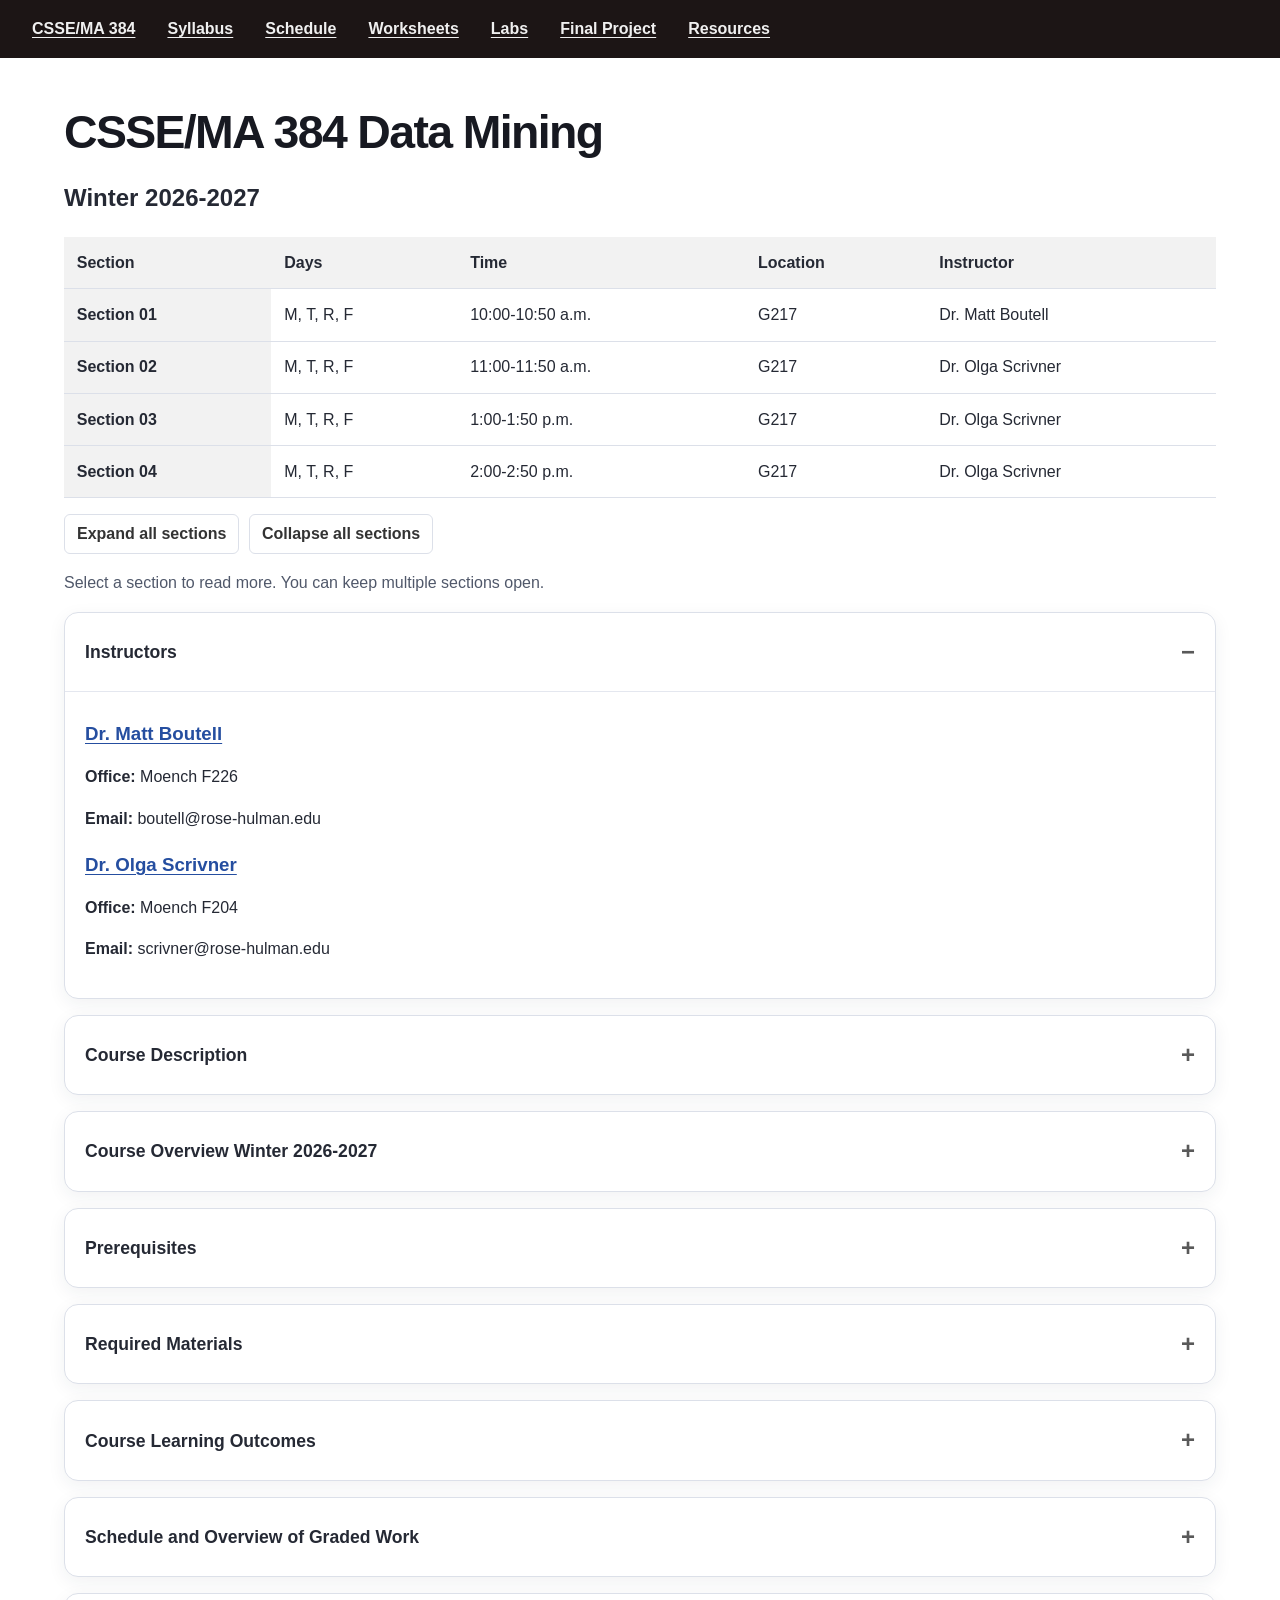
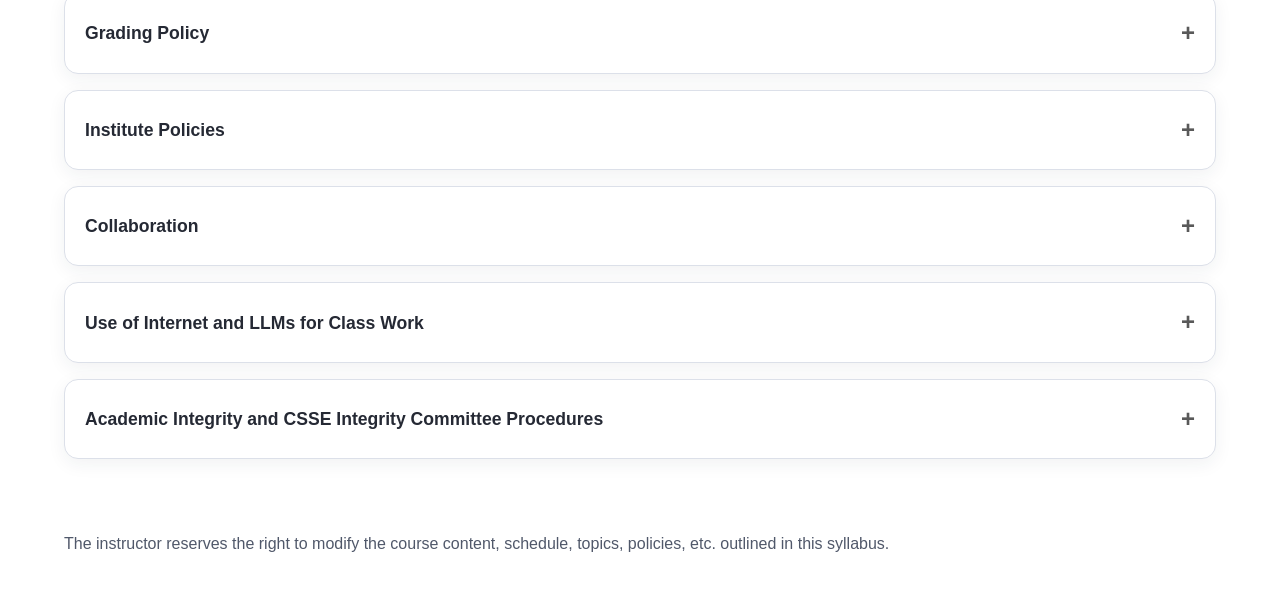
<file: syllabus.html>
<!DOCTYPE html>
<html lang="en"><head><meta http-equiv="Content-Type" content="text/html; charset=UTF-8">
<meta name="viewport" content="width=device-width, initial-scale=1">
<title>CSSE/MA 384 Syllabus</title>


<link rel="stylesheet" type="text/css" href="./syllabus_files/screen.css">
<link rel="stylesheet" type="text/css" href="./syllabus_files/schedule.css">
<link rel="icon" type="image/x-icon" href="favicon.ico">
<link rel="stylesheet" href="./schedule-page.css">
<link rel="stylesheet" href="./syllabus-page.css">
</head>
<body class="schedule-page syllabus-page">
<div id="header">
    <a id="index_link" href="./index.html">CSSE/MA 384</a>
    <a id="syllabus_link" href="./syllabus.html">Syllabus</a>
    <a id="schedule_link" href="./schedule.html">Schedule</a>
    <a id="worksheet_link" href="./worksheets.html">Worksheets</a>
    <a id="lab_link" href="./labs.html">Labs</a>
    <a id="project_link" href="./final-project.html">Final Project</a>
    <a id="resources_link" href="./resources.html">Resources</a>
    <div style="clear:both;"></div>
</div>

<div id="content">

<header class="schedule-intro">
    <h1>CSSE/MA 384 Data Mining</h1>
    <h2>Winter 2026-2027</h2>
</header>
<table class="schedule" aria-label="Course sections">
    <thead><tr><th scope="col">Section</th><th scope="col">Days</th><th scope="col">Time</th><th scope="col">Location</th><th scope="col">Instructor</th></tr></thead>
    <tbody>
        <tr><th scope="row">Section 01</th><td>M, T, R, F</td><td>10:00-10:50 a.m.</td><td>G217</td><td>Dr. Matt Boutell</td></tr>
        <tr><th scope="row">Section 02</th><td>M, T, R, F</td><td>11:00-11:50 a.m.</td><td>G217</td><td>Dr. Olga Scrivner</td></tr>
        <tr><th scope="row">Section 03</th><td>M, T, R, F</td><td>1:00-1:50 p.m.</td><td>G217</td><td>Dr. Olga Scrivner</td></tr>
        <tr><th scope="row">Section 04</th><td>M, T, R, F</td><td>2:00-2:50 p.m.</td><td>G217</td><td>Dr. Olga Scrivner</td></tr>
    </tbody>
</table>

<div class="schedule-controls" hidden><button type="button" data-action="expand">Expand all sections</button><button type="button" data-action="collapse">Collapse all sections</button></div><p class="schedule-help">Select a section to read more. You can keep multiple sections open.</p>
<details class="syllabus-card" id="instructors" open><summary>Instructors</summary><div class="syllabus-card-body">
    <p><a name="instructors"></a></p>

    <h3><a href="https://www.rose-hulman.edu/academics/faculty/boutell-matthew-boutell.html">Dr. Matt Boutell</a></h3>
    <p><strong>Office:</strong> Moench F226</p>
    <p><strong>Email:</strong> boutell@rose-hulman.edu</p>
    <h3><a href="https://www.linkedin.com/in/olgascrivner/">Dr. Olga Scrivner</a></h3>
    <p><strong>Office:</strong> Moench F204</p>
    <p><strong>Email:</strong> scrivner@rose-hulman.edu</p>
</div></details>

<details class="syllabus-card" id="course-description"><summary>Course Description</summary><div class="syllabus-card-body">

    <p>An introduction to data mining for large data sets, including data preparation, exploration, aggregation/reduction, and visualization. Elementary methods for classification, association, and cluster analysis are covered. Significant attention will be given to presenting and reporting data mining results. Students may not get credit for both this course and the MA 384 Data Mining courses.</p>
</div></details>

<details class="syllabus-card" id="course-overview"><summary>Course Overview Winter 2026-2027</summary><div class="syllabus-card-body">

<p>Note: Syllabus is subject to changes.</p>
<table class="schedule" aria-label="Tentative weekly course topics and proposed labs">
    <thead><tr><th scope="col">Week</th><th scope="col">Dates (2026-2027)</th><th scope="col">Topics</th><th scope="col">Proposed hands-on/lab sessions</th></tr></thead>
    <tbody>
        <tr><td>Week 1</td><td>Nov 30-Dec 4, 2026</td><td>Introduction to Data Science + Data Acquisition + Data Cleaning</td>
            <td>Lab 1: Colab Fundamentals<br>Lab 2: Data Cleaning</td></tr>
        <tr><td>Week 2</td><td>Dec 7-11, 2026</td><td>Data Quality + Exploratory Data Analysis</td>
            <td>Lab 1: Data Quality<br>
                Lab 2: Exploratory Data Analysis - distributions, summary statistics, and relationships</td></tr>
        <tr><td>Week 3</td><td>Dec 14-18, 2026</td><td>Data Visualization + Review + Exam 1</td>
            <td>Lab 1: Data Visualization and critique of visualizations<br>
                <!-- Lab 2: Integrated review - acquisition → cleaning → data quality → EDA → visualization -->
            </td></tr>
        <tr><td colspan="4" class="break">Holiday Vacation: after the last class on
            December 18, 2026, through January 3, 2027. Classes resume January 4.</td></tr>
        <tr><td>Week 4</td><td>Jan 4-8, 2027</td><td>Distance, Similarity &amp; Clustering<br>
            Distance metrics; distance matrices; k-means clustering; centroids</td>
            <td>Lab 1: Distance metric and distance matrix calculations<br>
                Lab 2: k-means clustering</td>
            </tr>
        <tr><td>Week 5</td><td>Jan 11-15, 2027</td><td>Hierarchical Clustering + Decision Trees for Classification and Regression<br>
            Entropy and information gain</td>
            <td>Lab 1: Hierarchical clustering and dendrogram interpretation<br>
                Lab 2: Decision trees, entropy, and information gain</td></tr>
        <tr><td>Week 6</td><td>Jan 19-22, 2027<br>Jan 18: Martin Luther King, Jr. Day - no classes</td>
            <td>Metrics, Baselines + Project Team Formation / Sprint 0<br>
                Confusion matrix; accuracy, precision, recall, and F1</td>
            <td>Lab 1: Confusion matrix and classification metrics<br>
                Lab 2: Baseline/model comparison activity or project team formation/Sprint 0</td></tr>
        <tr><td>Week 7</td><td>Jan 25-29, 2027</td><td>Linear and Logistic Regression: prep, 1HE, matrix form<br>
            Linear regression; matrix representation; MSE and R²; logistic regression;
            sigmoid/probabilities; one-hot encoding (1HE)</td>
            <td>Lab 1: Linear regression calculations, MSE/R², and matrix representation<br>
                Lab 2: Logistic regression, sigmoid, and classification probabilities</td></tr>
        <tr><td>Week 8</td><td>Feb 1-5, 2027</td><td>Softmax, CCE + Predictive Models<br>
            Softmax; one-hot encoding as needed; categorical cross-entropy (CCE); model comparison</td>
            <td>Lab 1: Softmax and cross-entropy calculations<br>
                Lab 2: Predictive modeling / model comparison</td></tr>
        <tr><td>Week 9</td><td>Feb 8-12, 2027</td><td>Review + Exam 2 + Project Sprint</td>
            <td>Lab 1: Integrated predictive-modeling review</td></tr>
        <tr><td>Week 10</td><td>Feb 15-19, 2027</td><td>Project Presentations</td>
            <td>Project work and presentations</td></tr>
        <!-- <tr><td>Finals</td><td>Feb 22-25, 2027</td><td colspan="2">Final examination period: Monday,
            February 22, 8:00 a.m., through Thursday, February 25, 5:00 p.m.</td></tr> -->
        <!-- <tr><td>Term ends</td><td>Mar 1, 2027</td><td colspan="2">Final grades due at 9:00 a.m.;
            Winter Term ends at 5:00 p.m.</td>
        </tr> -->
    </tbody>
</table>

</div></details>

<details class="syllabus-card" id="prerequisites"><summary>Prerequisites</summary><div class="syllabus-card-body">

     <ul>
        <li>Credit Hours: 4R-0L-4C</li>
        <li>Prerequisites: CSSE 120 and MA 221 and (MA 223 or MA 381). Future offerings will instead require (MA 221 or MA 223) and (CHE 310 or CSSE 220 or MA 332 or MA 386 or ME 227).</li>
        <li>Corequisites: None</li>
        <li>Skill with Python is helpful. If you don't know some, be ready to dive in!</li>
    </ul>
</div></details>

<details class="syllabus-card" id="required-materials"><summary>Required Materials</summary><div class="syllabus-card-body">
    <p><a name="textbooks"></a></p>

    <h3>Required reading</h3>
    <p><strong>Textbook:</strong> Steven S. Skiena, <em>The Data Science Design Manual</em> (DSD) (<a href="https://go.openathens.net/redirector/rose-hulman.edu?url=https://doi.org/10.1007/978-3-319-55444-0">Springer link)</a></p>
    <p><strong>Practical Python reference:</strong> Wes McKinney, <em>Python for Data Analysis</em>, 3rd edition (<a href="https://wesmckinney.com/book/">free online edition</a>). Selected sections support the coding labs. Each lab identifies required preparation separately from recommended review; Lab 01’s Python Fundamentals Review is self-paced and not graded.</p>
</div></details>

<details class="syllabus-card" id="course-learning-outcomes"><summary>Course Learning Outcomes</summary><div class="syllabus-card-body">

    <p>Students who complete this course should be able to extract value from large data sets. In particular, students will be able to:</p>
    <ol>
        <li>Extract, clean, transform, and save data in different formats.</li>
        <li>Summarize data numerically and graphically.</li>
        <li>Build clustering and predictive models in Python and compare their performance against appropriate baselines.</li>
        <li>Perform and interpret the core computations behind unsupervised methods: distance matrices, centroid updates, and linkage in clustering.</li>
        <li>Perform and interpret the core computations behind supervised methods: least-squares regression in matrix form, sigmoid and softmax probabilities, and loss and evaluation metrics (MSE, R<sup>2</sup>, cross-entropy, precision/recall/F1).</li>
        <li>Acquire new knowledge as needed, using appropriate learning strategies.</li>
        <li>Communicate data mining results to a wider audience.</li>
    </ol>
</div></details>

<details class="syllabus-card" id="schedule-and-overview-of-graded-work"><summary>Schedule and Overview of Graded Work</summary><div class="syllabus-card-body">


    <h3>Schedule</h3>
    <p>The <a href="./schedule.html">course schedule page</a> has the topics and due dates for the course materials. Please bookmark that page.</p>

    <h3>Worksheets</h3>
    <p>Each lecture will be supplemented with paper worksheets that students will complete in class and submit to gradescope.</p>

    <h3>Reading Quizzes</h3>
    <p>Each lecture reading will have online assessment quiz that students will complete on gradescope the day the reading is due.</p>

   <h3>Exams</h3>
   <p>There will be two in-class, 50-minute exams. No resources are allowed on the exams.</p>

   <h3>Final Project</h3>
   <p>You will propose project topics and complete a project with a team of students (usually 4 per team).
    See the <a href="./final-project.html">project page</a>.</p>

    <h3>Attendance</h3>
    <p>Attendance is required.</p>

    <p><a name="homework"></a></p>

    <h3>Homework</h3>
    <p>Solutions will generally be discussed next week after homework is due. You can only request up to 2 days late submission.
    Once the solution is discussed you are no longer will be allowed for late submission.
    Solutions to the homework should be presented using good style. Your name should appear at the top of each page. Be
    sure to state any assumptions that you make to solve the problem. Above all it
    must be legible--if we can't read it, you won't get credit.</p>
    <p>Citing all external resources is crucial.
        While you are not allowed to solve problems with genAI,
        you can use it for debugging but you MUST cite the resources you used:
        document what prompt was used and was solution was provided.</p>

    <p><a name="labs"></a></p>
    <h3>Lab Assignments</h3>
<p>Lab assignments will be listed on the on the schedule.
    The labs will be done using Google Colab, an online python notebook environment.
    Completed labs are submitted via GradeScope (read instructions
    for each individual lab).</p>
<p>Live labs will be done in class and must be checked for completion.
    No submission on Gradescope </p>
</div></details>

<details class="syllabus-card" id="grading-policy"><summary>Grading Policy</summary><div class="syllabus-card-body">

    <ul>
        <li>Exams (2): 30%</li>
        <li>Reading Quizzes: 10%</li>
        <li>Lab Assignments: 15%</li>
        <li>Homework: 15%</li>
        <li>Term Project: 30%</li>
        <li>Attendance/Participation (worksheets): 10%</li>
    </ul>
    <p><strong>Total:</strong> 100%</p>

    <p>Generally, 90-100% is an A, 85-89% is a B+, etc.
        The default is not to round grades. Give it your full effort and we'll be fair.
    </p>

<p>The above is a guideline that we typically  follow. Please understand that it is not a promise.
We will do our best to conform to the institute-wide grading policy described in the
<a href="http://www.rose-hulman.edu/campus-life/student-services/registrar/rules-and-procedures/grades.html">Grade Descriptions</a>
section of the registrar's web page.
As you read it, note in particular that phrase "thorough competence to do excellent work" appears in the description of the "B" grade (the standard for "A" is even higher), and
it further states that "B" and "B+" will not be given for mere compliance with the minimum essential standards of the course.</p>
</div></details>

<details class="syllabus-card" id="institute-policies"><summary>Institute Policies</summary><div class="syllabus-card-body">

    <p><strong>Students with Accessibility Needs:</strong> Rose-Hulman is committed to working with students who have special needs or disabilities. Visit the Accessibility Services website for more information.</p>
</div></details>



<details class="syllabus-card" id="collaboration"><summary>Collaboration</summary><div class="syllabus-card-body">

<p>Collaboration is encouraged on homework and labs. It is prohibited on exams.</p>

<p>When you collaborate, you must:</p>

<ul>
<li>properly credit your collaborators</li>
<li>clearly indicate the extent of the collaboration</li>
<li>understand the work as well as if it were your own and are able to explain it to your instructor</li>
</ul>

<p>Working out a homework solution as a group can be acceptable collaboration if you follow the guidelines above. Each <em>individual</em> is responsible for understanding the entire solution. <em>For homework, this means that once a group solution has been achieved, each collaborator must rework the problem and write up the solution independently.</em></p>

<p>If you are ever in doubt about whether some specific situation violates the policy, the best approach is to discuss it with your instructor beforehand. This is a very serious matter that we do not take lightly. Nor should you.</p>

<p>You should never look at another student's code to get ideas of how to write your own code. Beginning the process of producing your own solution with an electronic copy of work done by other students is never appropriate.</p>

</div></details><details class="syllabus-card" id="use-of-internet-and-llms-for-class-work"><summary>Use of Internet and LLMs for Class Work</summary><div class="syllabus-card-body">

<p>Searching the Internet or other resources for answers to homework problems, labs, or exams is considered academic dishonesty.
Likewise, use of Large Language Models (LLMs) such as ChatGPT to obtain answers to homework problems, labs, or exams is considered academic dishonesty.</p>

<p>This policy are in place because it is not helpful to your learning to use these tools in this way, and academic integrity requires that all of the work you submit is your own.</p>

</div></details><details class="syllabus-card" id="academic-integrity-and-csse-integrity-committee-procedures"><summary>Academic Integrity and CSSE Integrity Committee Procedures </summary><div class="syllabus-card-body">

<p>It is critical to maintain academic integrity. It is essential for all students to cite any and all sources of help received in completing coursework. This practice not only fosters a culture of honesty and transparency but also prevents misunderstandings that might otherwise escalate to formal proceedings. Students should also be aware of what is appropriate help on homework assignments - see <a href="https://rosehulman.sharepoint.com/:w:/r/sites/CS/_layouts/15/Doc.aspx?sourcedoc=%7B72D3DC4B-233D-4DF6-8E10-736359A06C80%7D&amp;file=IntegrityPilotPolicy%20-%20What%20Constitutes%20Misconduct.docx">What Constitutes Misconduct</a>. To ensure fairness and responsibility, any instances of suspected misconduct will be handled through the CSSE Integrity Committee.  </p>

<p>If a case of suspected misconduct arises, it will be submitted to the CSSE Integrity Committee for review (see
<a href="https://rosehulman.sharepoint.com/:w:/r/sites/CS/Shared%20Documents/Pilot%20Integrity%20Policy/IntegrityPilotPolicy%20-%20Procedures.docx?d=wf4c70babf3ac434ba29d5518dca9f877&amp;csf=1&amp;web=1&amp;e=1efwlT">Policies and Procedures</a> and possible penalties (see <a href="https://rosehulman.sharepoint.com/:w:/r/sites/CS/Shared%20Documents/Pilot%20Integrity%20Policy/IntegrityPilotPolicy%20-%20Penalties%20%26%20Evidence.docx?d=w916e293ca31a4493bdbdd6b78ed2d3dd&amp;csf=1&amp;web=1&amp;e=wCWF2K">IntegrityPilotPolicy</a>). The process includes an initial review of the evidence by the committee, a time for students to explain or admit to potential misconduct, and potentially a hearing to examine the circumstances and evidence. Students are encouraged to continue their studies and engage with the course material and instructor normally throughout the investigation. </p>

<p>This policy can also lead to activating the Institute Academic Integrity Policy, described <a href="http://www.rose-hulman.edu/offices-and-services/student-affairs/student-handbook-2015-2016/institute-policies,-rules-regulations.aspx">here</a>.</p>

<p>It is expected that any work submitted for assessment represents the intellectual work of the individual(s) submitting the work. Any attempt to pass off the intellectual work of another (including the work generated by Large Language Models like ChatGPT) as their own or without proper attribution is an example of academic misconduct and is subject to the penalties described in the Rose-Hulman Academic Rules and Procedures and Student Handbook documents.</p></div></details>
</div>

<footer>
    <p>The instructor reserves the right to modify the course content, schedule, topics, policies, etc. outlined in this syllabus.</p>
</footer>


<script src="./syllabus-page.js"></script>
</body>
</html>
</file>
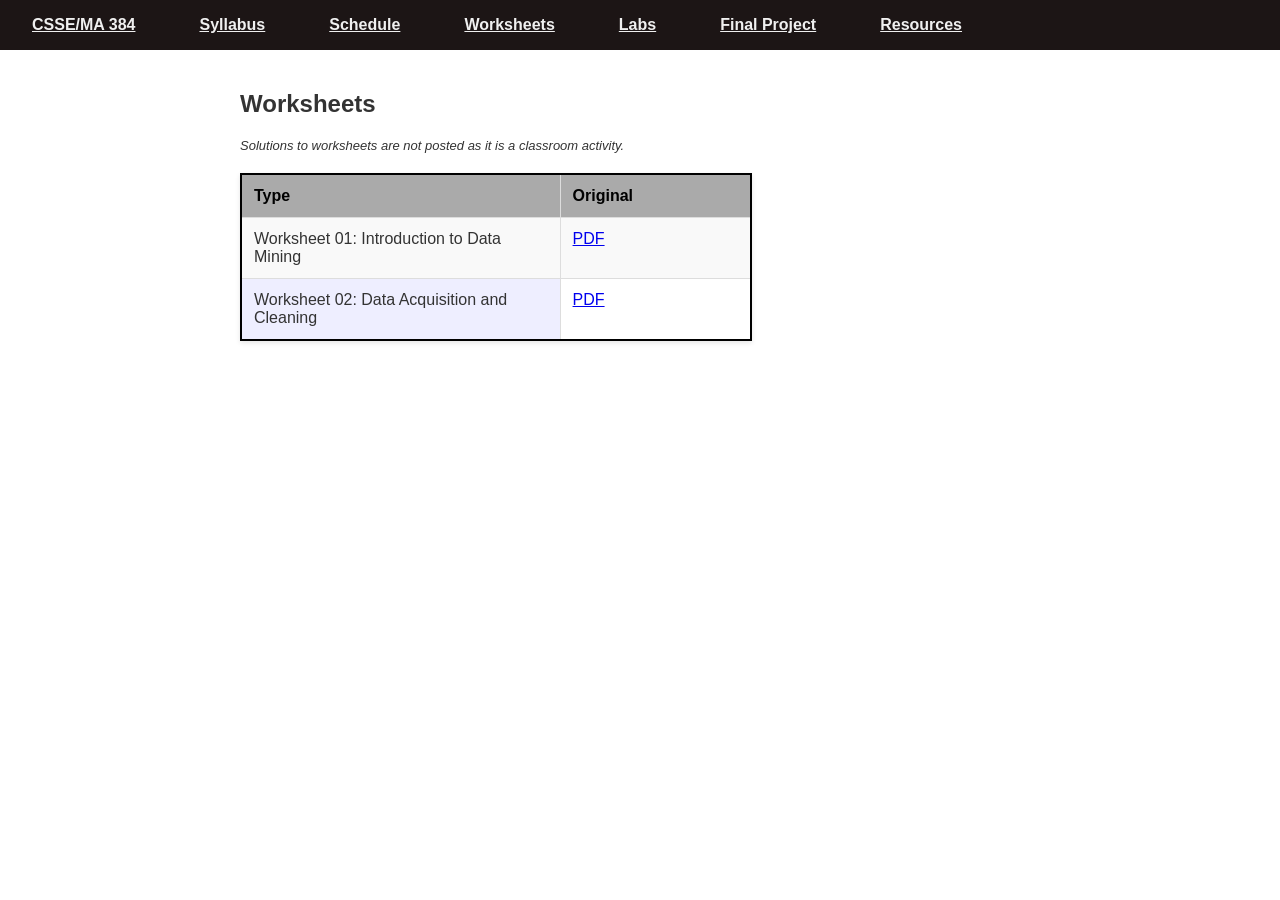
<file: worksheets.html>
<!DOCTYPE html>

<html><head><meta http-equiv="Content-Type" content="text/html; charset=UTF-8">
<title>CSSE/MA 384</title>


<link rel="stylesheet" type="text/css" href="./syllabus_files/screen.css">
<link rel="stylesheet" type="text/css" href="./syllabus_files/schedule.css">
<link rel="icon" type="image/x-icon" href="favicon.ico">
<style>
    body {
        font-family: Helvetica, Arial, sans-serif;
margin: 0px;
padding-bottom: 20px;
    }
    .schedule-container {
            width: auto; /* Adjust the container width based on the content */
            max-width: 80%; /* Ensure it doesn't get too wide */
            /* margin: 0 auto; Center the container */
        }
        .schedule td {
  padding: 5px;
  background: inherit;
  border: 1px solid #aaa;
}
    .schedule {
        width: 80%;
        border-collapse: collapse;
        margin: 20px 0;
        font-size: 1em;
        text-align: left;
        border: 1px solid #ddd;
        box-shadow: 0 2px 5px rgba(0, 0, 0, 0.1);
    }
    table.schedule  {
  border:2px solid black;
  border-collapse: collapse;
}
    .schedule thead {
        background-color: #f4f4f4;
    }
    table {
border: 1px solid #000;
border-collapse: collapse;
}

tr {
vertical-align: top;
}

td {
padding: 0.15em;
padding-bottom: 0.5em;
border: 1px solid #aaa;
}
    .schedule th, .schedule td {
        padding: 12px;
        border: 1px solid #ddd;
    }

    .schedule th {
        background-color: #aaa;
        color: black;
        font-weight: bold;
    }

    .schedule tbody tr:nth-child(even) {
        background-color: #f9f9f9;
    }
    .schedule td:first-child {
            width: 20%; /* Wider for the first column */
        }

        .schedule td:nth-child(2), 
        .schedule td:nth-child(3) {
            width: 10%; /* Equal width for other columns */
        }
    .schedule tbody tr:hover {
        background-color: #f1f1f1;
    }

    .schedule .no-solution {
        color: #6c757d;
        font-style: italic;
    }

    .schedule .solution-tbp {
        color: #FF9900;
        font-style: italic;
    }
    .schedule .solution-tbp a {
    color: #FF9900;
    font-style: italic;
    text-decoration: none; /* Optional: Remove underline */
}
    @media (max-width: 480px) {
            .schedule, .schedule thead, .schedule tbody, .schedule th, .schedule td, .schedule tr {
                display: block;
                text-align: left;
            }
            /* .schedule tr {
                margin-bottom: 10px;
            } */

            .schedule th, .schedule td {
                text-align: left;
                padding: 6px; 
            }



            .schedule td {
                border: none; 
                position: relative;
                /* padding-left: 50%; */
                text-align: left;
            }


        }
        </style>
</head>

<body>
<div id="header">
    <a id="index_link" href="./index.html">CSSE/MA 384</a>
    <a id="syllabus_link" href="./syllabus.html">Syllabus</a>
    <a id="schedule_link" href="./schedule.html">Schedule</a>
    <a id="worksheet_link" href="./worksheets.html">Worksheets</a>
    <a id="lab_link" href="./labs.html">Labs</a>
    <a id="project_link" href="./final-project.html">Final Project</a>
    <a id="resources_link" href="./resources.html">Resources</a>
    <div style="clear:both;"></div>
</div>

<div id="content">

<h2> Worksheets </h2>

<p style="font-style: italic; font-size: small;">Solutions to worksheets are not posted as it is a classroom activity. </p>
<div class="schedule-container">
    <table class="schedule">
        <colgroup>
            <col class="firstCol">
            <col>
        </colgroup>
        <tr>
            <th colspan="1">Type</th>
            <th>Original</th>
        </tr>
        <!-- Week 1 -->
        <tr>
            <td>Worksheet 01: Introduction to Data Mining</td>
            <td><a href="./worksheets_files/Worksheet01.pdf">PDF</a></td>
        </tr>
        <tr>
            <td>Worksheet 02: Data Acquisition and Cleaning</td>
            <td><a href="./worksheets_files/worksheet02.pdf">PDF</a></td>
        </tr>
    </table>
</div>
</div>

</html>
</file>
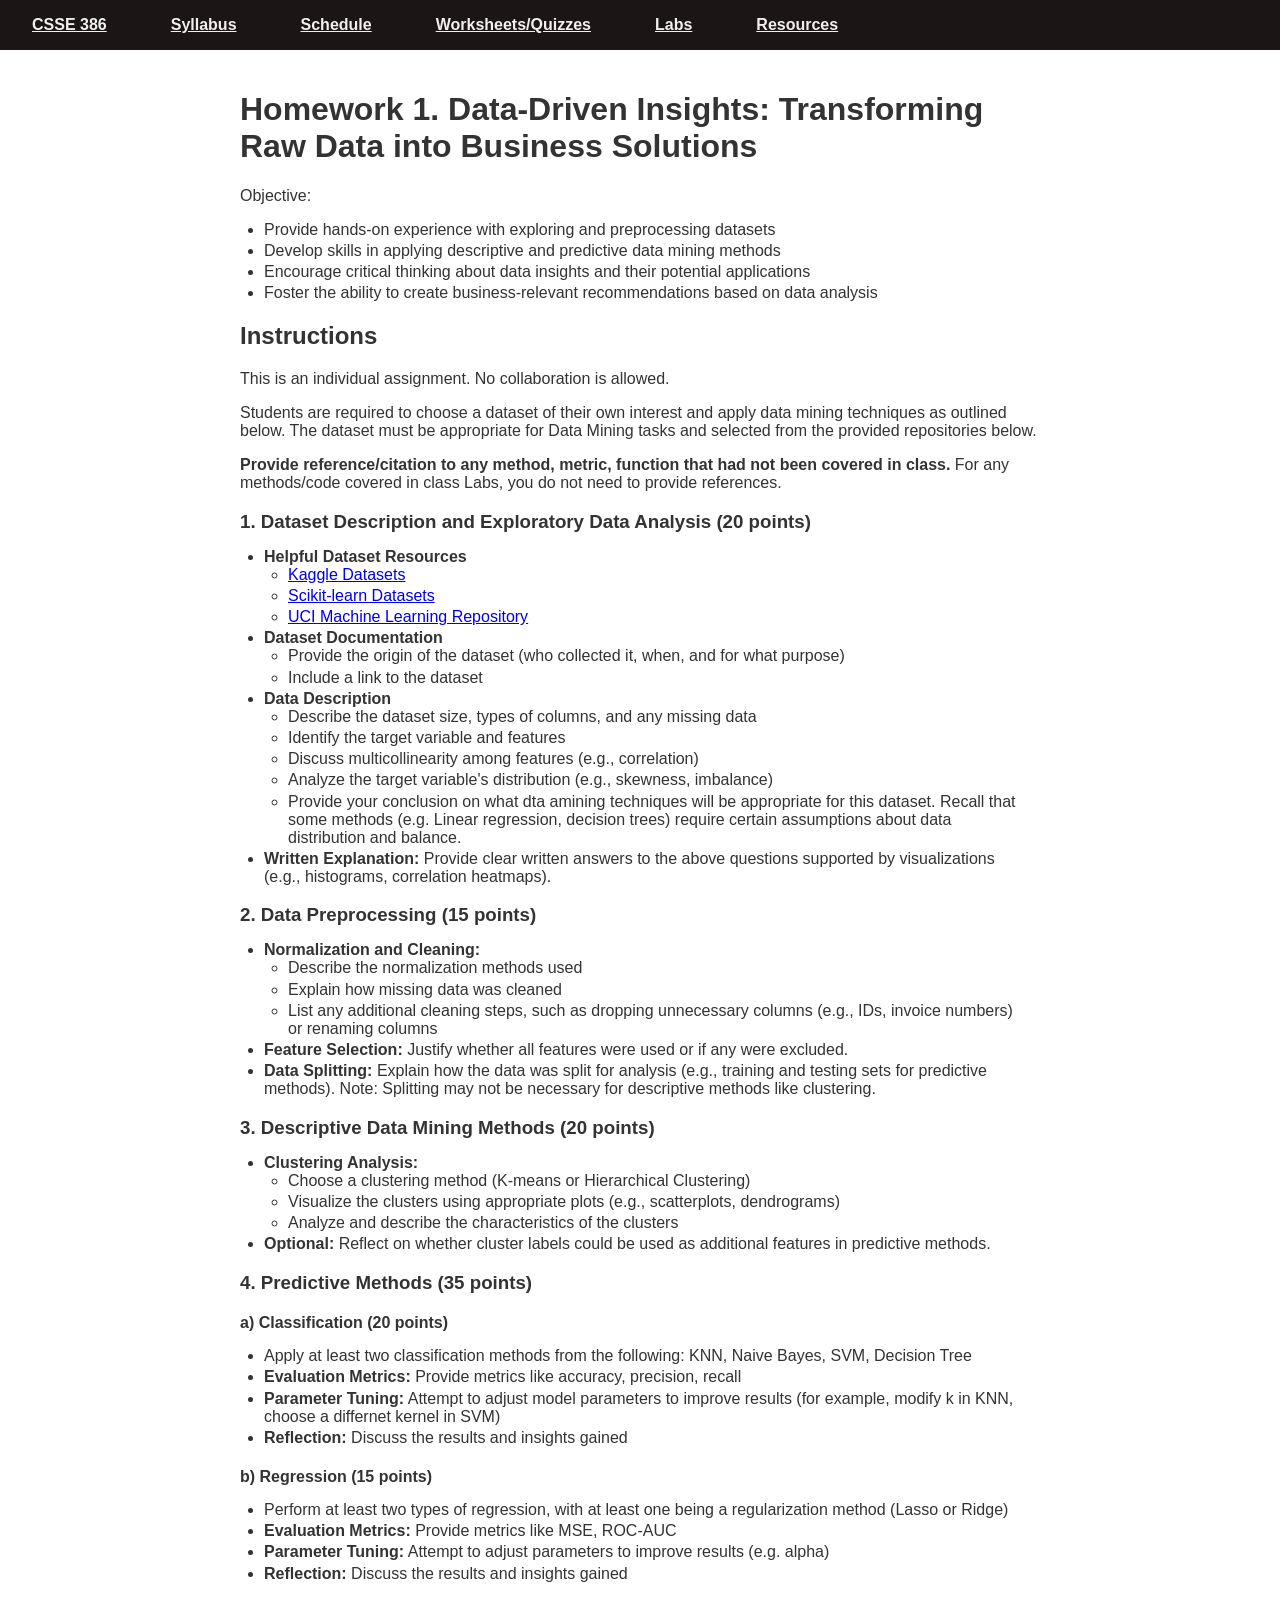
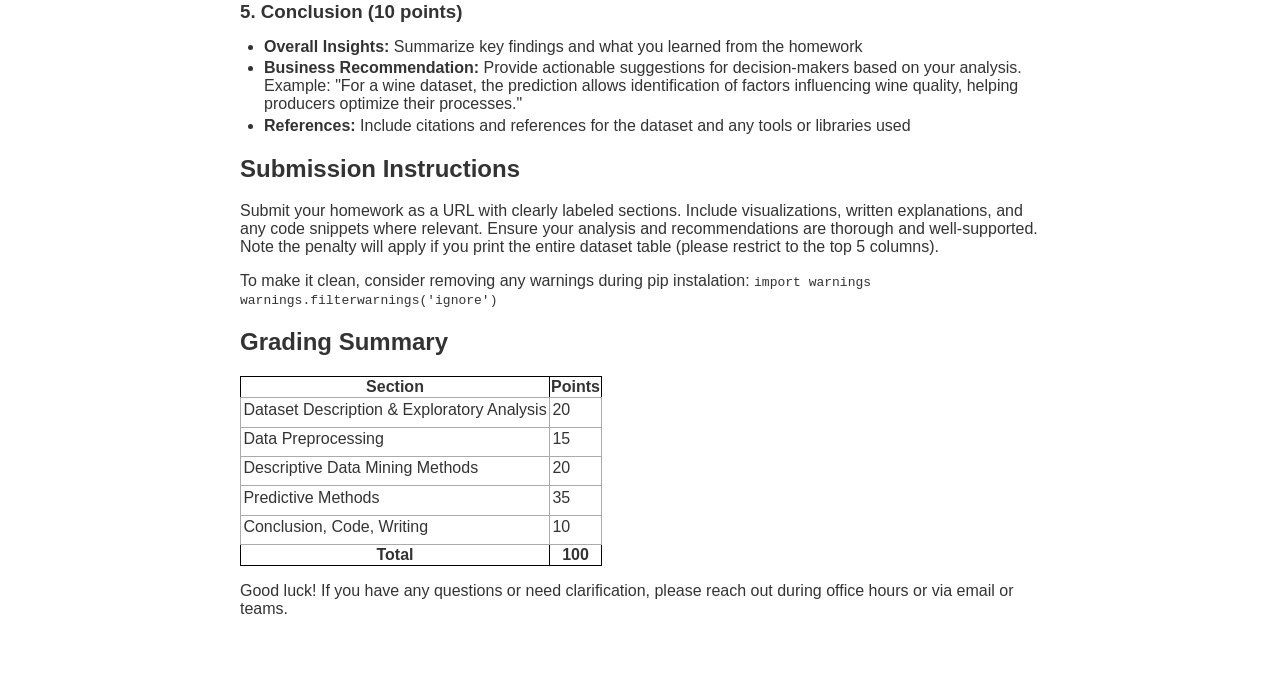
<file: Homework/homework1.html>
<!DOCTYPE html>
<html><head><meta http-equiv="Content-Type" content="text/html; charset=UTF-8">
    <meta name="viewport" content="width=device-width, initial-scale=1" />
    <title>CSSE 386</title>
    <link rel="icon" type="image/x-icon" href="favicon.ico">
<link rel="stylesheet" type="text/css" href="../syllabus_files/schedule.css">
<link rel="stylesheet" type="text/css" href="../syllabus_files/screen.css">
</head>
<body>
<div id="header">
        <a id="index_link" href="../index.html">CSSE 386</a>
        <a id="syllabus_link" href="../syllabus.html">Syllabus</a>
        <a id="schedule_link" href="../schedule.html">Schedule</a>
        <a id="quiz_link" href="../worksheets.html">Worksheets/Quizzes</a>
        <a id="quiz_link" href="../labs.html">Labs</a>
        <a id="resources_link" href="../resources.html">Resources</a>
        <div style="clear:both;"></div>
    </div>

<div id="content">

    <h1>Homework 1. Data-Driven Insights: Transforming Raw Data into Business Solutions</h1>

    
        <p>Objective:</p>
        <ul>
            <li>Provide hands-on experience with exploring and preprocessing datasets</li>
            <li>Develop skills in applying descriptive and predictive data mining methods</li>
            <li>Encourage critical thinking about data insights and their potential applications</li>
            <li>Foster the ability to create business-relevant recommendations based on data analysis</li>
        </ul>
        
        <h2>Instructions</h2>
        <p>This is an individual assignment. No collaboration is allowed.</p>
        <p>Students are required to choose a dataset of their own interest and apply data mining techniques as outlined below. The dataset must be appropriate for Data Mining tasks and selected from the provided repositories below. 
            </p>

            <p><strong>Provide reference/citation to any method, metric, function that had not been covered in class.</strong> For any methods/code covered in class Labs, you do not need to provide references.</p>
        
        <h3>1. Dataset Description and Exploratory Data Analysis (20 points)</h3>
        <ul>
            <li><strong>Helpful Dataset Resources</strong>
        <ul>
            <li><a href="https://www.kaggle.com/datasets" target="_blank">Kaggle Datasets</a></li>
            <li><a href="https://scikit-learn.org/stable/datasets.html" target="_blank">Scikit-learn Datasets</a></li>
            <li><a href="https://archive.ics.uci.edu/ml/index.php" target="_blank">UCI Machine Learning Repository</a></li>
        </ul>
        </li>

            <li><strong>Dataset Documentation</strong>
                <ul>
                    <li>Provide the origin of the dataset (who collected it, when, and for what purpose)</li>
                    <li>Include a link to the dataset</li>
                </ul>
            </li>
            <li><strong>Data Description</strong>
                <ul>
                    <li>Describe the dataset size, types of columns, and any missing data</li>
                    <li>Identify the target variable and features</li>
                    <li>Discuss multicollinearity among features (e.g., correlation)</li>
                    <li>Analyze the target variable's distribution (e.g., skewness, imbalance)</li>
                    <li>Provide your conclusion on what dta amining techniques will be appropriate for this dataset. Recall that some methods (e.g. Linear regression, decision trees) require certain assumptions about data distribution and balance.</li>
                </ul>
            </li>
            <li><strong>Written Explanation:</strong> Provide clear written answers to the above questions supported by visualizations (e.g., histograms, correlation heatmaps).</li>
        </ul>
        
        <h3>2. Data Preprocessing (15 points)</h3>
        <ul>
            <li><strong>Normalization and Cleaning:</strong>
                <ul>
                    <li>Describe the normalization methods used</li>
                    <li>Explain how missing data was cleaned</li>
                    <li>List any additional cleaning steps, 
                        such as dropping unnecessary columns (e.g., IDs, invoice numbers) or renaming columns</li>
                </ul>
            </li>
            <li><strong>Feature Selection:</strong> Justify whether all features were used or if any were excluded.</li>
            <li><strong>Data Splitting:</strong> Explain how the data was split for analysis (e.g., training and testing sets for predictive methods). Note: Splitting may not be necessary for descriptive methods like clustering.</li>
        </ul>
        
        <h3>3. Descriptive Data Mining Methods (20 points)</h3>
        <ul>
            <li><strong>Clustering Analysis:</strong>
                <ul>
                    <li>Choose a clustering method (K-means or Hierarchical Clustering)</li>
                    <li>Visualize the clusters using appropriate plots (e.g., scatterplots, dendrograms)</li>
                    <li>Analyze and describe the characteristics of the clusters</li>
                </ul>
            </li>
            <li><strong>Optional:</strong> Reflect on whether cluster labels could be used as additional features in predictive methods.</li>
        </ul>
        
        <h3>4. Predictive Methods (35 points)</h3>
        <h4>a) Classification (20 points)</h4>
        <ul>
            <li>Apply at least two classification methods from the following: KNN, Naive Bayes, SVM, Decision Tree</li>
            <li><strong>Evaluation Metrics:</strong> Provide metrics like accuracy, precision, recall</li>
            <li><strong>Parameter Tuning:</strong> Attempt to adjust model parameters to improve results (for example, modify k in KNN, choose a differnet kernel in SVM)</li>
            <li><strong>Reflection:</strong> Discuss the results and insights gained</li>
        </ul>
        <h4>b) Regression (15 points)</h4>
        <ul>
            <li>Perform at least two types of regression, with at least one being a regularization method (Lasso or Ridge)</li>
            <li><strong>Evaluation Metrics:</strong> Provide metrics like MSE, ROC-AUC</li>
            <li><strong>Parameter Tuning:</strong> Attempt to adjust parameters to improve results (e.g. alpha)</li>
            <li><strong>Reflection:</strong> Discuss the results and insights gained</li>
        </ul>
        
        <h3>5. Conclusion (10 points)</h3>
        <ul>
            <li><strong>Overall Insights:</strong> Summarize key findings and what you learned from the homework</li>
            <li><strong>Business Recommendation:</strong> Provide actionable suggestions for decision-makers based on your analysis. Example: "For a wine dataset, the prediction allows identification of factors influencing wine quality, helping producers optimize their processes."</li>
            <li><strong>References:</strong> Include citations and references for the dataset and any tools or libraries used</li>
        </ul>
        
        
        
        <h2>Submission Instructions</h2>
        <p>Submit your homework as a URL with clearly labeled sections. 
            Include visualizations, written explanations, and any code snippets where relevant. 
            Ensure your analysis and recommendations are thorough and well-supported. Note the penalty will apply if you print the entire dataset table (please restrict to the top 5 columns).</p>
        <p>To make it clean, consider removing any warnings during pip instalation: <code>import warnings
            warnings.filterwarnings('ignore')</code></p>
        <h2>Grading Summary</h2>
        <table border="1">
            <tr>
                <th>Section</th>
                <th>Points</th>
            </tr>
            <tr>
                <td>Dataset Description & Exploratory Analysis</td>
                <td>20</td>
            </tr>
            <tr>
                <td>Data Preprocessing</td>
                <td>15</td>
            </tr>
            <tr>
                <td>Descriptive Data Mining Methods</td>
                <td>20</td>
            </tr>
            <tr>
                <td>Predictive Methods</td>
                <td>35</td>
            </tr>
            <tr>
                <td>Conclusion, Code, Writing</td>
                <td>10</td>
            </tr>
            <tr>
                <th>Total</th>
                <th>100</th>
            </tr>
        </table>
        
        <p>Good luck! If you have any questions or need clarification, please reach out during office hours or via email or teams.</p>
</div>
</body>
</html>
</file>
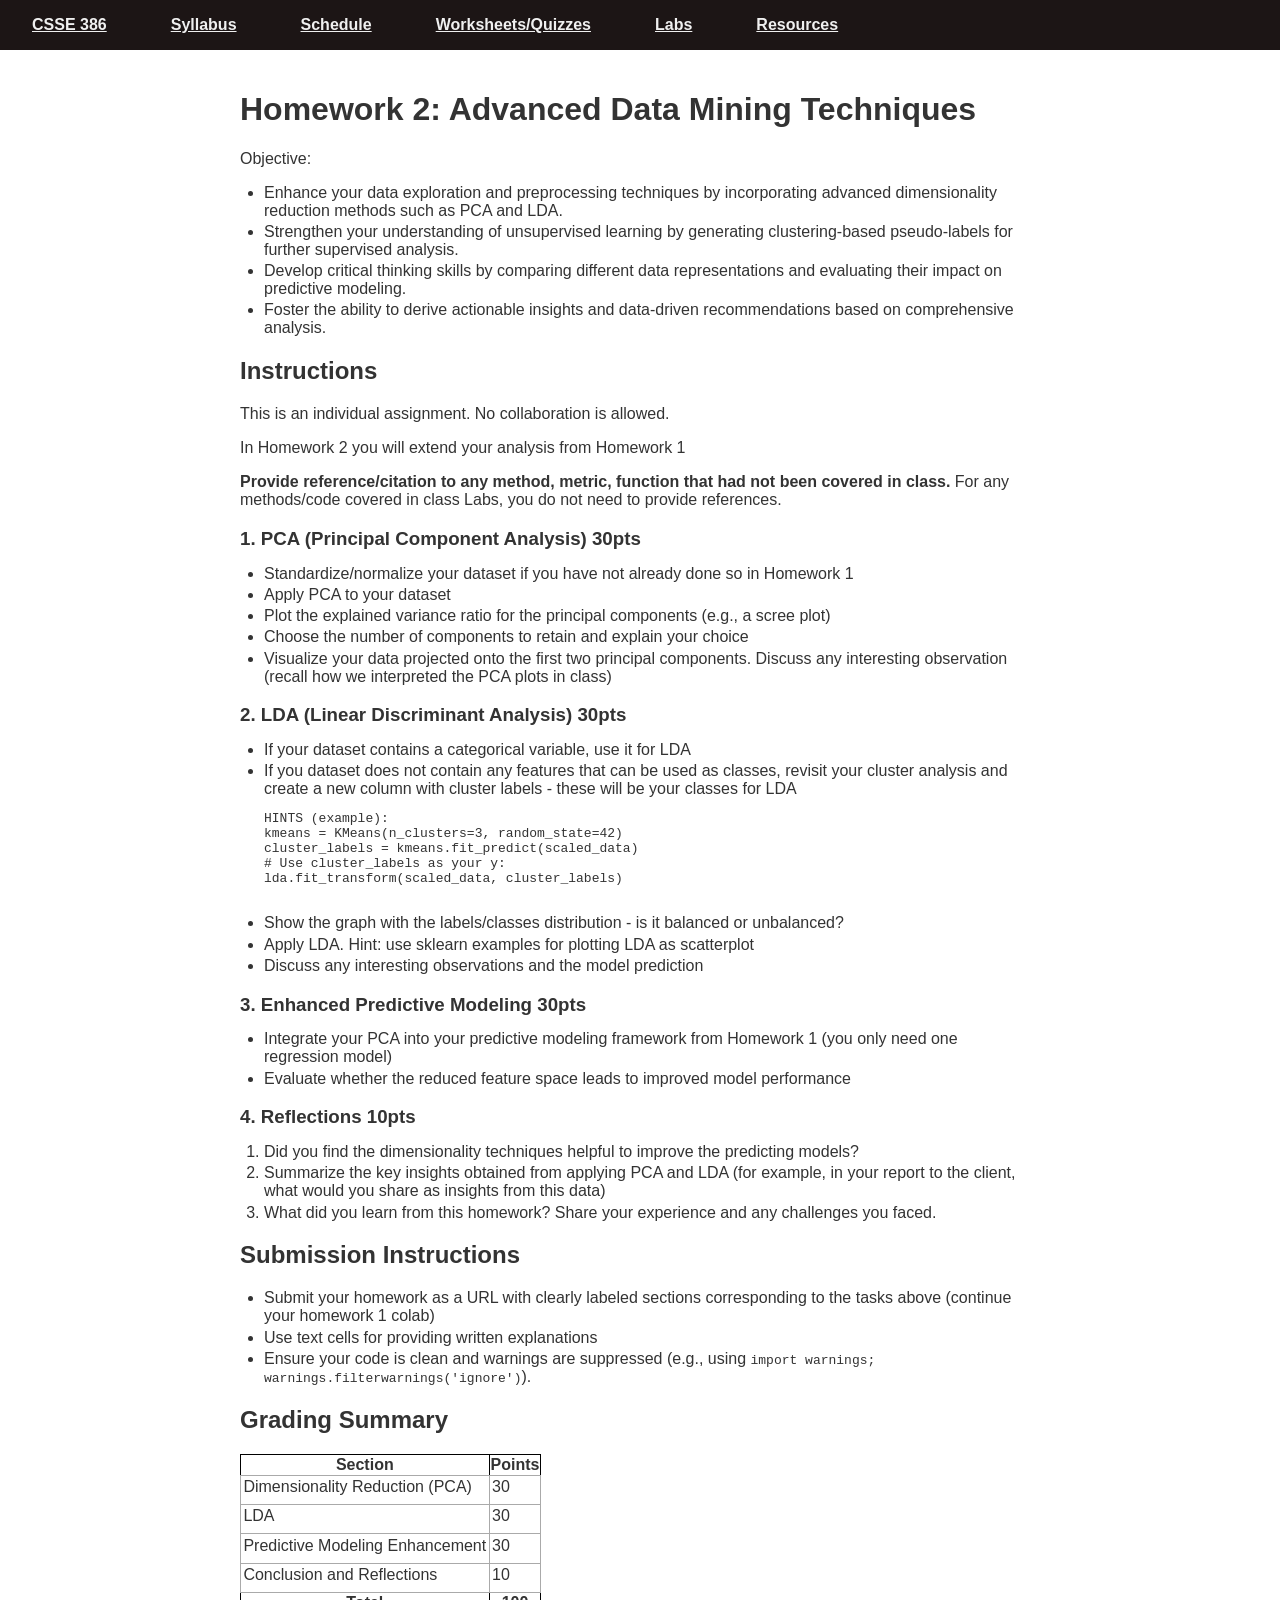
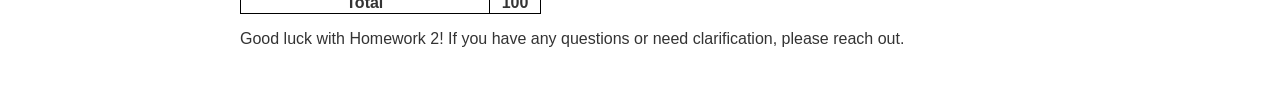
<file: Homework/homework2.html>
<!DOCTYPE html>
<html>
  <head>
    <meta charset="UTF-8">
    <meta name="viewport" content="width=device-width, initial-scale=1" />
    <title>Homework 2: Advanced Data Mining Techniques</title>
    <link rel="stylesheet" type="text/css" href="../syllabus_files/schedule.css">
    <link rel="stylesheet" type="text/css" href="../syllabus_files/screen.css">
  </head>
  <body>
    <div id="header">
      <a id="index_link" href="../index.html">CSSE 386</a>
      <a id="syllabus_link" href="../syllabus.html">Syllabus</a>
      <a id="schedule_link" href="../schedule.html">Schedule</a>
      <a id="quiz_link" href="../worksheets.html">Worksheets/Quizzes</a>
      <a id="quiz_link" href="../labs.html">Labs</a>
      <a id="resources_link" href="../resources.html">Resources</a>
      <div style="clear:both;"></div>
    </div>

    <div id="content">
      <h1>Homework 2: Advanced Data Mining Techniques</h1>
      
      <p>Objective:</p>
<ul>
  <li>Enhance your data exploration and preprocessing techniques by incorporating advanced dimensionality reduction methods such as PCA and LDA.</li>
  <li>Strengthen your understanding of unsupervised learning by generating clustering-based pseudo-labels for further supervised analysis.</li>
  <li>Develop critical thinking skills by comparing different data representations and evaluating their impact on predictive modeling.</li>
  <li>Foster the ability to derive actionable insights and data-driven recommendations based on comprehensive analysis.</li>
</ul>


      <h2>Instructions</h2>
      <p>This is an individual assignment. No collaboration is allowed.</p>
      <p>
        In Homework 2 you will extend your analysis from Homework 1
      </p>
      <p><strong>Provide reference/citation to any method, metric, function that had not been covered in class.</strong> For any methods/code covered in class Labs, you do not need to provide references.</p>
      
      <h3>1. PCA (Principal Component Analysis) 30pts</h3>

          <ul>
            <li>Standardize/normalize your dataset if you have not already done so in Homework 1</li>
            <li>Apply PCA to your dataset</li>
            <li>Plot the explained variance ratio for the principal components (e.g., a scree plot)</li>
            <li>Choose the number of components to retain and explain your choice</li>
            <li>Visualize your data projected onto the first two principal components. Discuss any interesting observation (recall how we interpreted the PCA plots in class)</li>
          </ul>


            <h3>2. LDA (Linear Discriminant Analysis) 30pts</h3>

          <ul>
            <li>If your dataset contains a categorical variable, use it for LDA</li>
            <li>If you dataset does not contain any features that can be used as classes, 
                revisit your cluster analysis and create a new column with cluster labels - these will be your classes for LDA
            <pre><code>HINTS (example):
kmeans = KMeans(n_clusters=3, random_state=42)
cluster_labels = kmeans.fit_predict(scaled_data)
# Use cluster_labels as your y:
lda.fit_transform(scaled_data, cluster_labels)
            </code></pre>
            </li>
            <li>Show the graph with the labels/classes distribution - is it balanced or unbalanced?</li>
            <li>Apply LDA. Hint: use sklearn examples for plotting LDA as scatterplot</li>
            <li>Discuss any interesting observations and the model prediction</li>
          </ul>


      

      <h3>3. Enhanced Predictive Modeling 30pts</h3>
      <ul>
        <li>
          Integrate your PCA into your predictive modeling framework from Homework 1 (you only need one regression model)
        </li>
        <li>
          Evaluate whether the reduced feature space leads to improved model performance
        </li>
        
      </ul>
      
      <h3>4. Reflections 10pts</h3>

          <ol>
            <li>
              Did you find the dimensionality techniques helpful to improve the predicting models?
            </li>
            <li>
                Summarize the key insights obtained from applying PCA and LDA (for example, in your report to the client, what would you share as insights from this data)
            </li>
            <li>What did you learn from this homework? Share your experience and any challenges you faced.</li>
          </ol>
        </li>
        
      

      <h2>Submission Instructions</h2>
      <ul>
        <li>Submit your homework as a URL with clearly labeled sections corresponding to the tasks above (continue your homework 1 colab)</li>
        <li>Use text cells for providing written explanations</li>
        <li>Ensure your code is clean and warnings are suppressed (e.g., using <code>import warnings; warnings.filterwarnings('ignore')</code>).</li>
      </ul>

      <h2>Grading Summary</h2>
      <table border="1">
        <tr>
          <th>Section</th>
          <th>Points</th>
        </tr>
        <tr>
          <td>Dimensionality Reduction (PCA)</td>
          <td>30</td>
        </tr>
        <tr>
          <td>LDA</td>
          <td>30</td>
        </tr>
        <tr>
          <td>Predictive Modeling Enhancement</td>
          <td>30</td>
        </tr>
        <tr>
          <td>Conclusion and Reflections</td>
          <td>10</td>
        </tr>
        <tr>
          <th>Total</th>
          <th>100</th>
        </tr>
      </table>

      
      
      <p>Good luck with Homework 2! If you have any questions or need clarification, please reach out.</p>
    </div>
  </body>
</html>
</file>
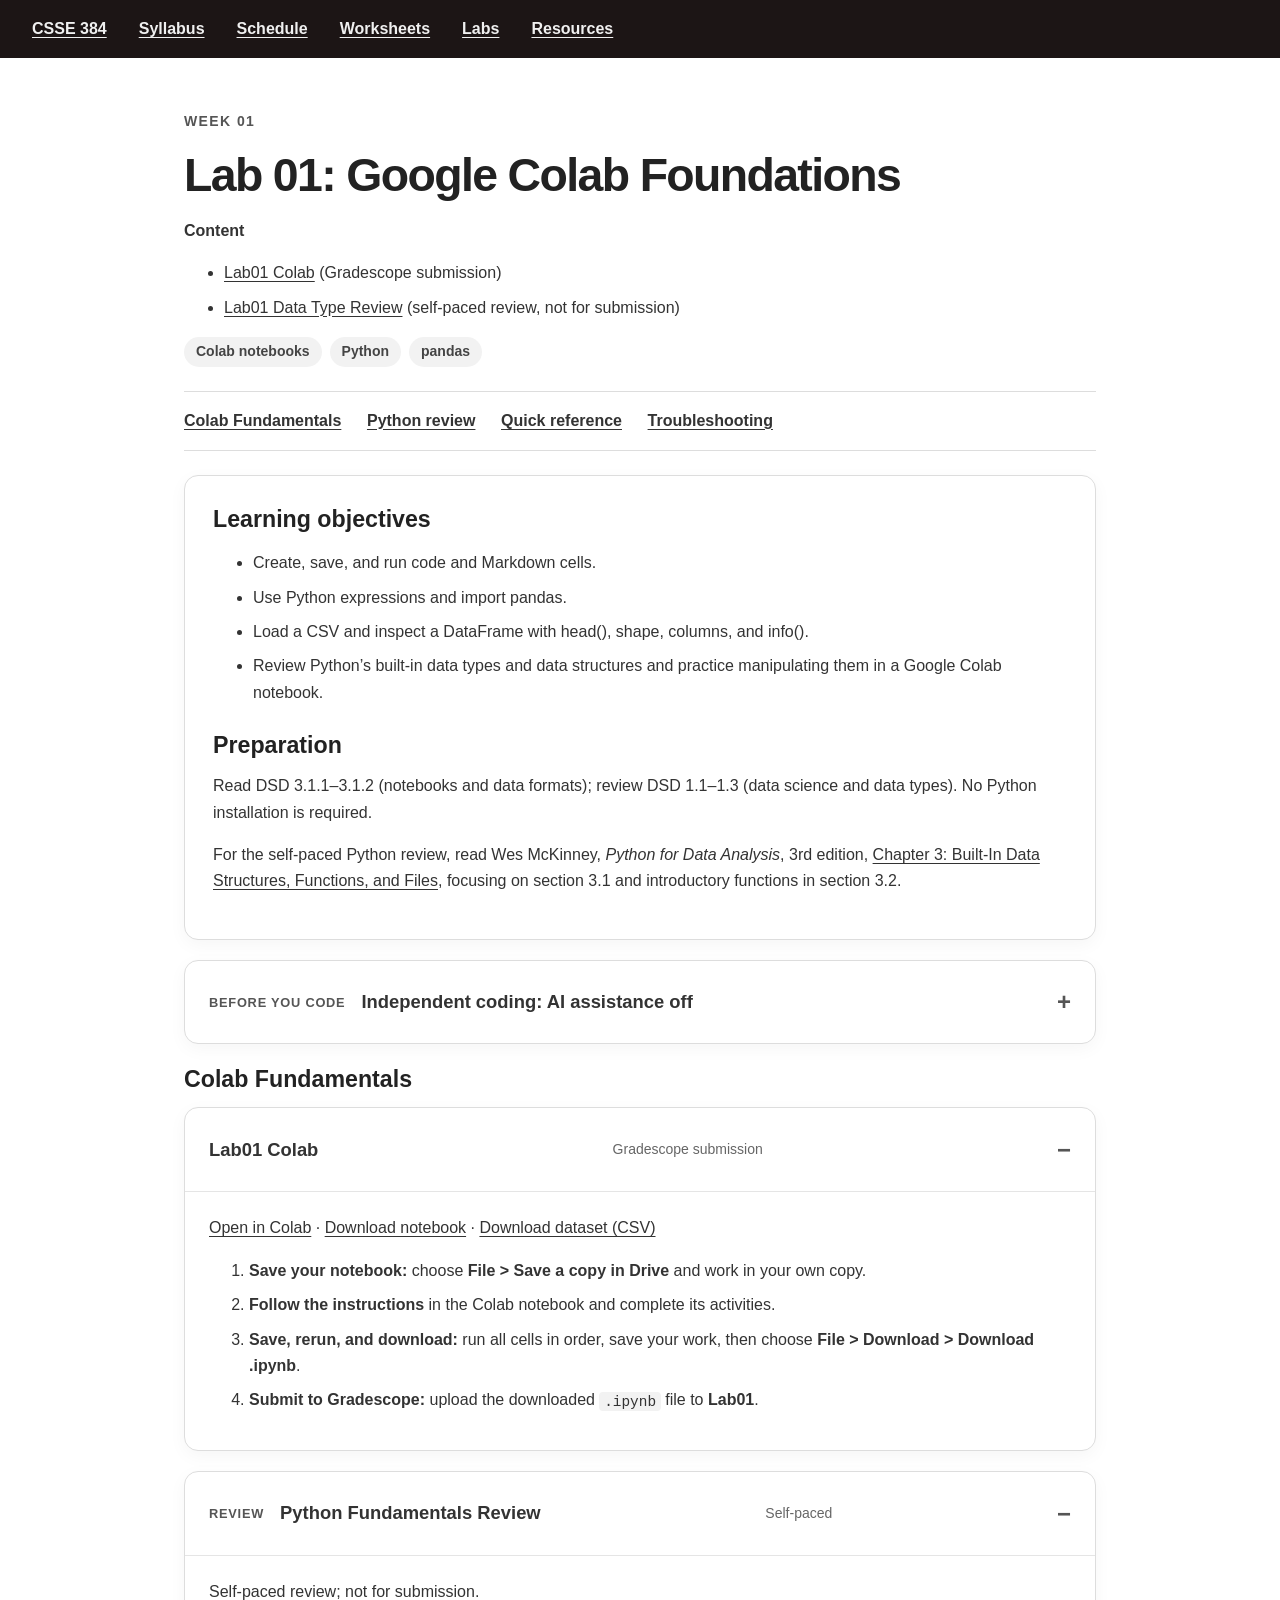
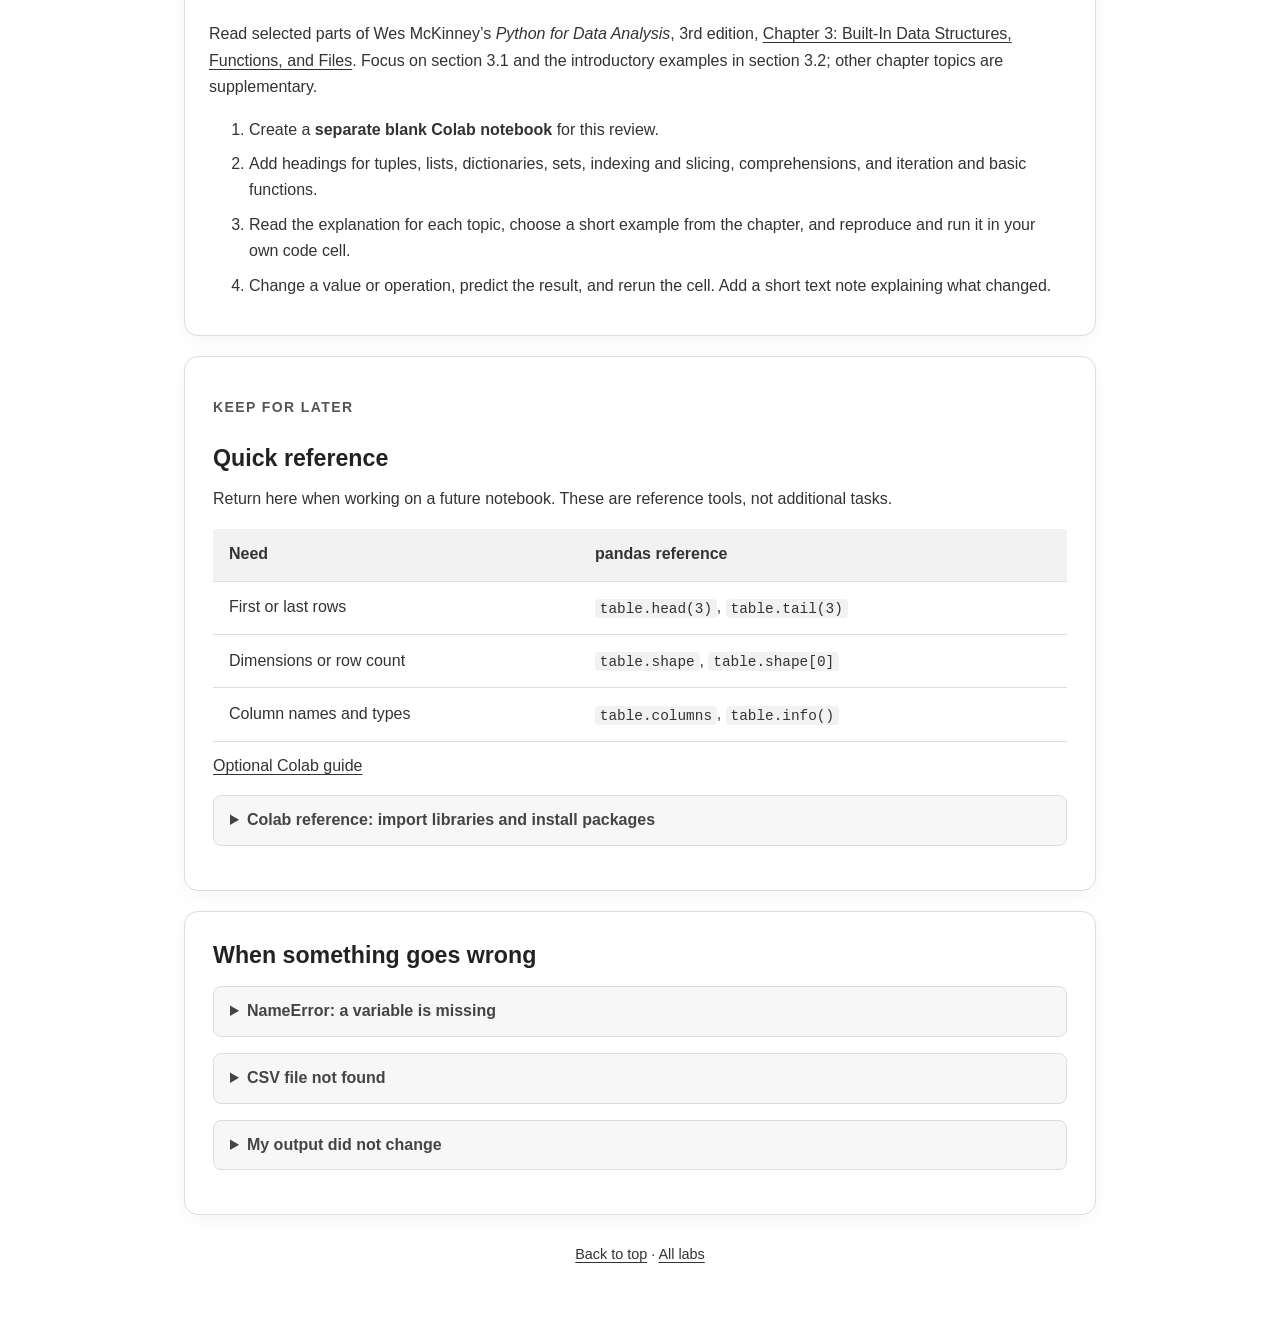
<file: labs/lab01.html>
<!DOCTYPE html>
<html lang="en"><head><meta charset="UTF-8">
<meta name="viewport" content="width=device-width, initial-scale=1">
<title>Lab 01: Google Colab Foundations | CSSE 384</title>
<link rel="icon" href="../favicon.ico">
<link rel="stylesheet" href="../syllabus_files/schedule.css">
<link rel="stylesheet" href="../syllabus_files/screen.css">
<link rel="stylesheet" href="./lab.css">
</head><body class="lab-page">
<div id="header">
<a id="index_link" href="../index.html">CSSE 384</a>
<a id="syllabus_link" href="../syllabus.html">Syllabus</a>
<a id="schedule_link" href="../schedule.html">Schedule</a>
<a id="worksheet_link" href="../worksheets.html">Worksheets</a>
<a id="lab_link" href="../labs.html">Labs</a>
<a id="resources_link" href="../resources.html">Resources</a>
<div style="clear:both;"></div></div>
<main id="content" class="lab-layout">
<header class="lab-intro"><p class="lab-eyebrow">WEEK 01</p><h1>Lab 01: Google Colab Foundations</h1><div class="lab-contents"><p><strong>Content</strong></p><ul><li><a href="#practice">Lab01 Colab</a> (Gradescope submission)</li><li><a href="#python-review">Lab01 Data Type Review</a> (self-paced review, not for submission)</li></ul></div><div class="lab-skills" aria-label="Skills"><span class="lab-badge">Colab notebooks</span> <span class="lab-badge">Python</span> <span class="lab-badge">pandas</span></div></header>
<nav class="lab-jump" aria-label="On this page"><a href="#practice">Colab Fundamentals</a><a href="#python-review">Python review</a><a href="#reference">Quick reference</a><a href="#troubleshooting">Troubleshooting</a></nav>
<section class="lab-panel" aria-label="Lab preparation"><h2>Learning objectives</h2><ul><li>Create, save, and run code and Markdown cells.</li><li>Use Python expressions and import pandas.</li><li>Load a CSV and inspect a DataFrame with head(), shape, columns, and info().</li><li>Review Python’s built-in data types and data structures and practice manipulating them in a Google Colab notebook.</li></ul>
<h2>Preparation</h2><p>Read DSD 3.1.1–3.1.2 (notebooks and data formats); review DSD 1.1–1.3 (data science and data types). No Python installation is required.</p>
<p>For the self-paced Python review, read Wes McKinney, <em>Python for Data Analysis</em>, 3rd edition, <a href="https://wesmckinney.com/book/python-builtin">Chapter 3: Built-In Data Structures, Functions, and Files</a>, focusing on section 3.1 and introductory functions in section 3.2.</p>
</section>
<details class="lab-card lab-policy"><summary><span class="lab-step">BEFORE YOU CODE</span><span>Independent coding: AI assistance off</span></summary><div class="lab-card-body">
<p>In Colab, open <strong>Edit &gt; Settings &gt; AI Assistance</strong>. Where available, turn off <strong>Show AI-powered inline completions</strong> and turn on <strong>Hide generative AI features</strong>, then save. Labels vary by account; ask the instructor to verify settings if needed. Do not use AI chat, Generate, or Help me code.</p>
<p>Complete exercises without code or answers generated by ChatGPT, Gemini, Copilot, or similar assistants. Standard non-generative editor completion is allowed. Use readings, documentation, provided examples, and instructor help. See the <a href="https://research.google.com/colaboratory/faq.html">Colab FAQ</a>.</p>
</div></details>
<section id="practice" aria-labelledby="practice-title"><h2 id="practice-title">Colab Fundamentals</h2>
<details class="lab-card" id="start" open>
<summary><span>Lab01 Colab</span><span class="lab-kind">Gradescope submission</span></summary>
<div class="lab-card-body">
<p><a href="https://colab.research.google.com/github/RHIT-CSSE/cssema384/blob/main/labs/week01/lab01.ipynb">Open in Colab</a> · <a href="./week01/lab01.ipynb" download>Download notebook</a> · <a href="./week01/week01-campus-bike-trips.csv" download>Download dataset (CSV)</a></p>
<ol>
<li><strong>Save your notebook:</strong> choose <strong>File &gt; Save a copy in Drive</strong> and work in your own copy.</li>
<li><strong>Follow the instructions</strong> in the Colab notebook and complete its activities.</li>
<li><strong>Save, rerun, and download:</strong> run all cells in order, save your work, then choose <strong>File &gt; Download &gt; Download .ipynb</strong>.</li>
<li><strong>Submit to Gradescope:</strong> upload the downloaded <code>.ipynb</code> file to <strong>Lab01</strong>.</li>
</ol>
</div></details>
</section>
<details class="lab-card" id="python-review" open>
<summary><span class="lab-step">REVIEW</span><span>Python Fundamentals Review</span><span class="lab-kind">Self-paced</span></summary>
<div class="lab-card-body">
<p>Self-paced review; not for submission.</p>
<p>Read selected parts of Wes McKinney’s <em>Python for Data Analysis</em>, 3rd edition, <a href="https://wesmckinney.com/book/python-builtin">Chapter 3: Built-In Data Structures, Functions, and Files</a>. Focus on section 3.1 and the introductory examples in section 3.2; other chapter topics are supplementary.</p>
<ol>
<li>Create a <strong>separate blank Colab notebook</strong> for this review.</li>
<li>Add headings for tuples, lists, dictionaries, sets, indexing and slicing, comprehensions, and iteration and basic functions.</li>
<li>Read the explanation for each topic, choose a short example from the chapter, and reproduce and run it in your own code cell.</li>
<li>Change a value or operation, predict the result, and rerun the cell. Add a short text note explaining what changed.</li>
</ol>
</div></details>
<section id="reference" class="lab-panel" aria-labelledby="reference-title"><p class="lab-eyebrow">KEEP FOR LATER</p><h2 id="reference-title">Quick reference</h2><p>Return here when working on a future notebook. These are reference tools, not additional tasks.</p><div class="lab-table"><table><thead><tr><th>Need</th><th>pandas reference</th></tr></thead><tbody>
<tr><td>First or last rows</td><td><code>table.head(3)</code>, <code>table.tail(3)</code></td></tr>
<tr><td>Dimensions or row count</td><td><code>table.shape</code>, <code>table.shape[0]</code></td></tr>
<tr><td>Column names and types</td><td><code>table.columns</code>, <code>table.info()</code></td></tr>
</tbody></table></div>
<p><a href="https://www.datacamp.com/tutorial/tutorial-google-colab-for-data-scientists">Optional Colab guide</a></p>
<details class="lab-hint"><summary>Colab reference: import libraries and install packages</summary><div>
<p><strong>Import</strong> makes an installed library available in a Python code cell. Run imports again after restarting the runtime.</p>
<pre><code>import pandas as pd
import math

# pd is a short alias for pandas.
pd.read_csv("week01-campus-bike-trips.csv")</code></pre>
<p><strong>Install</strong> adds a package to the current runtime. Colab already includes pandas; this lab does not require installing anything. In a separate practice notebook, use <code>%pip</code> in a code cell if you need an additional package:</p>
<pre><code>%pip install package_name</code></pre>
<p>Replace <code>package_name</code> with the actual package name from its documentation, then import it in another cell. Installation names and import names sometimes differ. Follow any restart instruction shown after installation, then rerun your imports. Packages installed in a temporary runtime may need to be installed again in a new runtime.</p>
<p><strong>Reference only:</strong> do not add installation commands to your Lab 01 submission. Its required libraries are already available. A <code>ModuleNotFoundError</code> can indicate a misspelled import or a missing package; check the package documentation first.</p>
</div></details>
</section>
<section id="troubleshooting" class="lab-panel" aria-labelledby="troubleshooting-title"><h2 id="troubleshooting-title">When something goes wrong</h2>
<details class="lab-hint"><summary>NameError: a variable is missing</summary><div>Run the cell that defines the missing variable, then rerun the current cell. Restarting clears variables, even when old outputs remain visible.</div></details>
<details class="lab-hint"><summary>CSV file not found</summary><div>Upload the CSV in the Files panel and check that its name matches the code exactly. A GitHub notebook does not bring its CSV into Colab. Upload it again after a runtime reset.</div></details>
<details class="lab-hint"><summary>My output did not change</summary><div>Editing a cell does not execute it. Run the edited cell and then any cells that use its values, in order.</div></details></section>
<p class="lab-footer"><a href="#content">Back to top</a> · <a href="../labs.html">All labs</a></p>
</main></body></html>
</file>
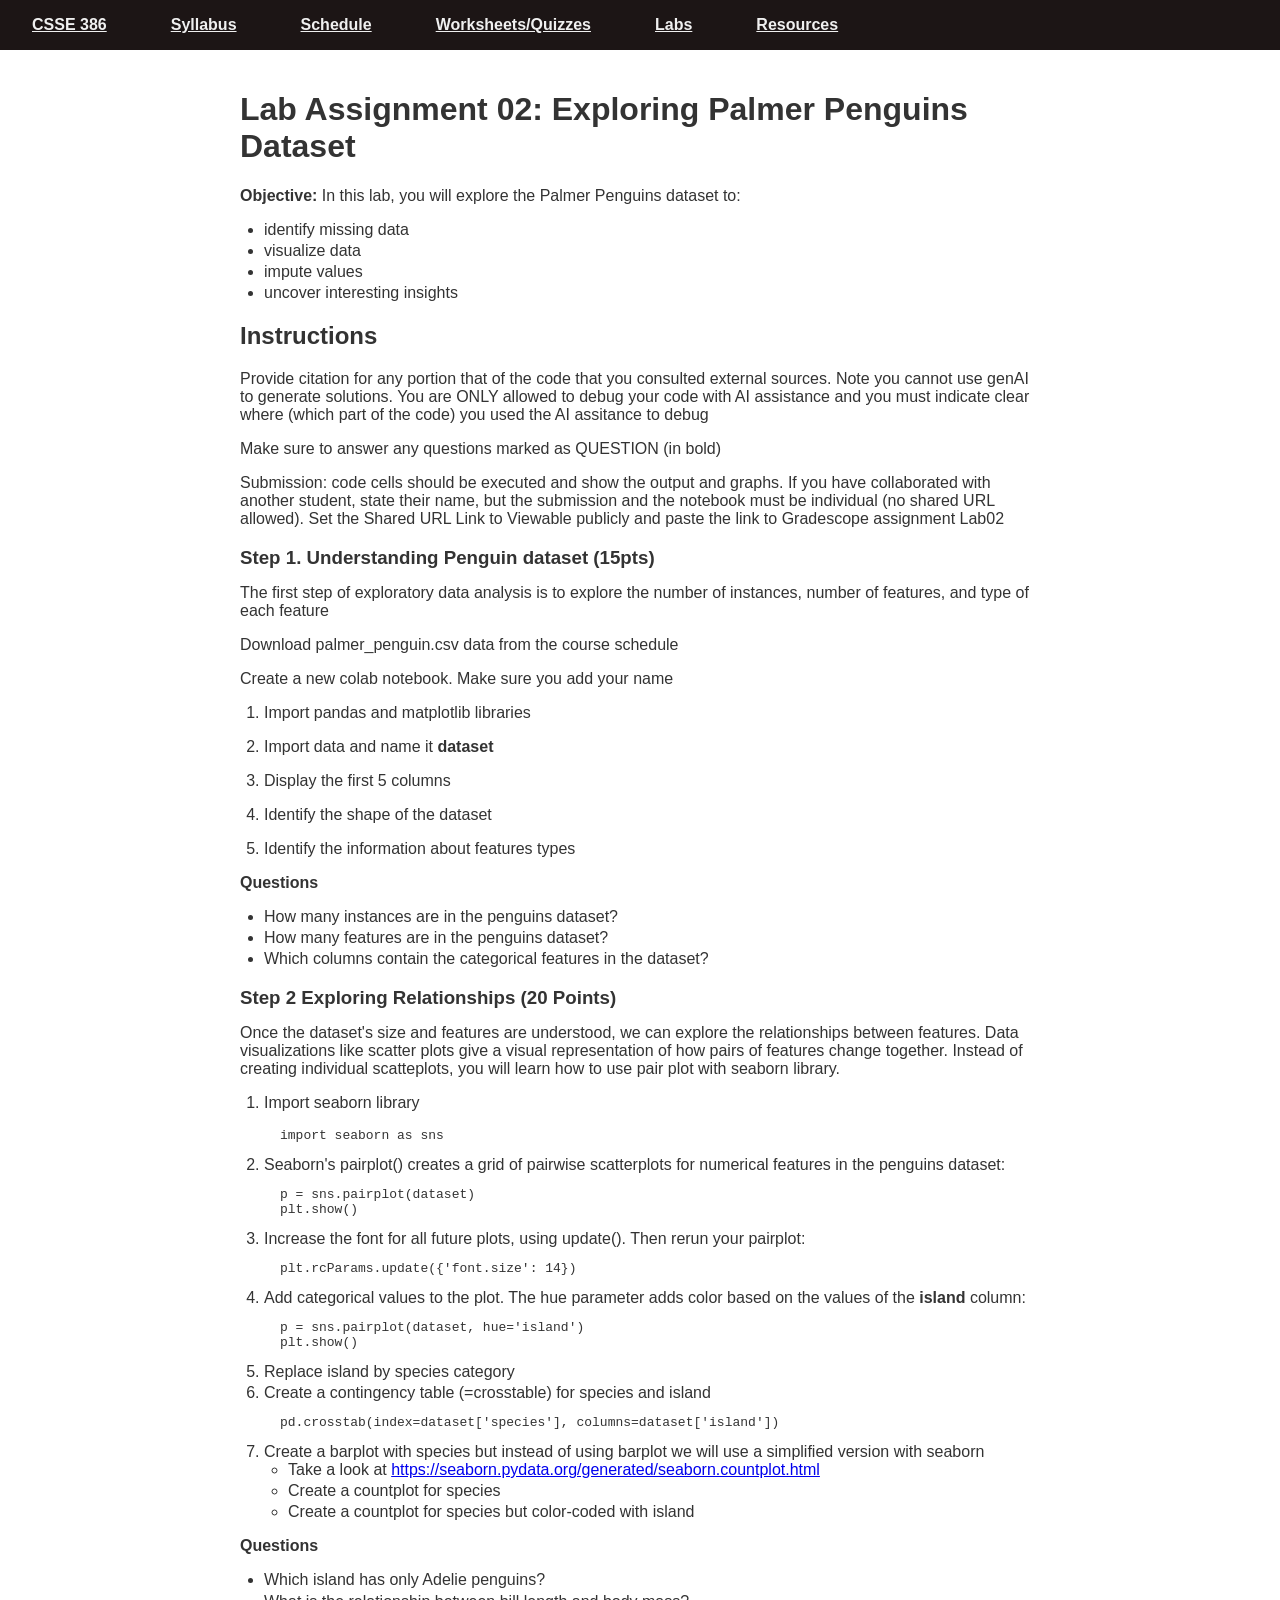
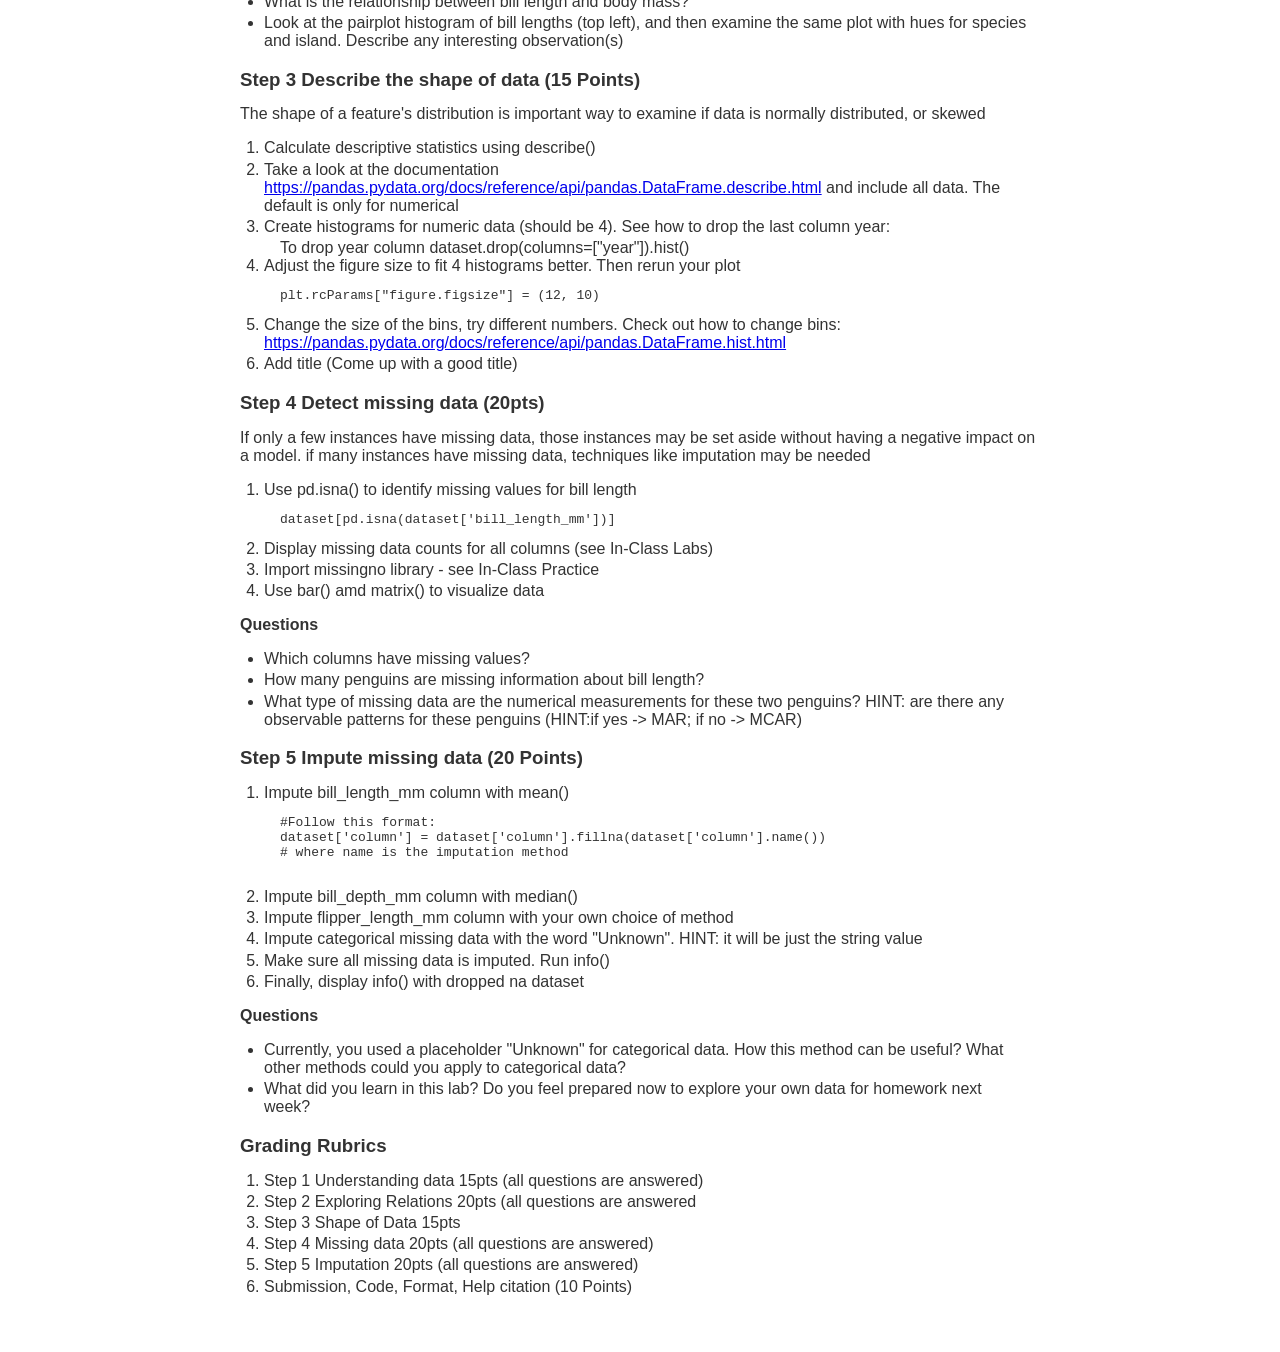
<file: labs/lab02-legacy.html>
<!DOCTYPE html>
<html><head><meta http-equiv="Content-Type" content="text/html; charset=UTF-8">
    <meta name="viewport" content="width=device-width, initial-scale=1" />
    <title>CSSE 386</title>
    <link rel="icon" type="image/x-icon" href="favicon.ico">
<link rel="stylesheet" type="text/css" href="../syllabus_files/schedule.css">
<link rel="stylesheet" type="text/css" href="../syllabus_files/screen.css">
</head>
<body>
<div id="header">
        <a id="index_link" href="../index.html">CSSE 386</a>
        <a id="syllabus_link" href="../syllabus.html">Syllabus</a>
        <a id="schedule_link" href="../schedule.html">Schedule</a>
        <a id="quiz_link" href="../worksheets.html">Worksheets/Quizzes</a>
        <a id="quiz_link" href="../labs.html">Labs</a>
        <a id="resources_link" href="../resources.html">Resources</a>
        <div style="clear:both;"></div>
    </div>

<div id="content">

    <h1>Lab Assignment 02: Exploring Palmer Penguins Dataset</h1>
    <p><strong>Objective:</strong> In this lab, you will explore the Palmer Penguins dataset to:</p>
    <ul>
        <li>identify missing data</li>
        <li>visualize data</li>
        <li>impute values</li>
        <li>uncover interesting insights</li>
    </ul>

    <h2>Instructions</h2>
    <div>Provide citation for any portion that of the code that you consulted external sources. Note you cannot use genAI to generate solutions. You are ONLY allowed to debug your code with AI assistance and you must indicate clear where (which part of the code) you used the AI assitance to debug</div>
    <p>Make sure to answer any questions marked as QUESTION (in bold)</p>
    <p>Submission: code cells should be executed and show the output and graphs. If you have collaborated with another student, state their name, but the submission and the notebook must be individual (no shared URL allowed). Set the Shared URL Link to Viewable publicly and paste the link to Gradescope assignment Lab02</p>
    <section>
        <h3>Step 1. Understanding Penguin dataset (15pts) </h3>
        <p>The first step of exploratory data analysis is to explore the number of instances, 
            number of features, and type of each feature</p>
            <p>Download palmer_penguin.csv data from the course schedule</p> 
            <p>Create a new colab notebook. Make sure you add your name</p> 
        <ol>
       <li> <p>Import pandas and matplotlib libraries </p></li>
       <li> <p>Import data and name it <strong>dataset</strong></p></li>
    <li><p> Display the first 5 columns</p></li>
    <li><p> Identify the shape of the dataset</p></li>
    <li><p> Identify the information about features types</p></li>
    
    </ol>
<div><strong>Questions</strong>
<ul>
<li>How many instances are in the penguins dataset?</li>
<li>How many features are in the penguins dataset?</li>
<li>Which columns contain the categorical features in the dataset?</li>
</ul>
</div>
        </section>
<section>
    <h3>Step 2 Exploring Relationships (20 Points)</h3>
    <p>Once the dataset's size and features are understood, we can explore the relationships between features.
Data visualizations like scatter plots give a visual representation of how pairs of features change together.
Instead of creating individual scatteplots, you will learn how to use pair plot with seaborn library.</p>
<ol>
    <li><p>Import seaborn library</p></li>
<pre><code>import seaborn as sns</code></pre>

    <li>Seaborn's pairplot() creates a grid of pairwise scatterplots for numerical features in the penguins dataset:</li>
<pre><code>p = sns.pairplot(dataset)
plt.show()
</code></pre>
<li>Increase the font for all future plots, using update(). Then rerun your pairplot:</li>
<pre><code>plt.rcParams.update({'font.size': 14})</code></pre>
<li>Add categorical values to the plot.  
    The hue parameter adds color based on the values of the <strong>island</strong> column:</li>
<pre><code>p = sns.pairplot(dataset, hue='island')
plt.show()
</code></pre>
<li>Replace island by species category</li>
<li>Create a contingency table (=crosstable) for species and island</li>
<pre><code>pd.crosstab(index=dataset['species'], columns=dataset['island'])</code></pre>
<li>Create a barplot with species but instead of using barplot we will use a simplified version with seaborn
<ul>
    <li>Take a look at <a href="https://seaborn.pydata.org/generated/seaborn.countplot.html" target="_blank">https://seaborn.pydata.org/generated/seaborn.countplot.html</a></li>
        <li>Create a countplot for species</li>
        <li>Create a countplot for species but color-coded with island</li>
    </li>
    </ul>
</ol>
<div><strong>Questions</strong>
    <ul>
<li>Which island has only Adelie penguins?</li>
<li>What is the relationship between bill length and body mass?</li>
<li>Look at the pairplot histogram of bill lengths (top left), and then examine the same plot with hues for species and island. Describe any interesting observation(s)</li>

</ul>  
</div>
</section>

<section>
    <h3>Step 3 Describe the shape of data (15 Points)</h3>
    <p>The shape of a feature's distribution is important way to examine if data is normally distributed, or skewed</p>
<ol>
<li>Calculate descriptive statistics using describe()</li>
<li>Take a look at the documentation <a href="https://pandas.pydata.org/docs/reference/api/pandas.DataFrame.describe.html" target="_blank">https://pandas.pydata.org/docs/reference/api/pandas.DataFrame.describe.html</a> and include all data. The default is only for numerical</li>
<li>Create histograms for numeric data (should be 4). See how to drop the last column year:</li>
    To drop year column dataset.drop(columns=["year"]).hist()
<li>Adjust the figure size to fit 4 histograms better. Then rerun your plot</li>  
<pre><code>plt.rcParams["figure.figsize"] = (12, 10)</code></pre>  
<li>Change the size of the bins, try different numbers. Check out how to change bins: <a href="https://pandas.pydata.org/docs/reference/api/pandas.DataFrame.hist.html" target="_blank">https://pandas.pydata.org/docs/reference/api/pandas.DataFrame.hist.html</a>  </li>
<li>Add title (Come up with a good title)</li>
</ol>
</section>
<section>
    <h3>Step 4 Detect missing data (20pts)</h3>
    <p>If only a few instances have missing data, those instances may be set aside without having a negative impact on a model. 
        if many instances have missing data, techniques like imputation may be needed</p>
<ol>
    <li>Use pd.isna() to identify missing values for bill length</li>
<pre><code>dataset[pd.isna(dataset['bill_length_mm'])]</code></pre>
<li>Display missing data counts for all columns (see In-Class Labs)</li>
<li>Import missingno library - see In-Class Practice</li>
<li>Use bar() amd matrix() to visualize data</li>
</ol>
<div><strong>Questions</strong>
<ul>
    <li>Which columns have missing values?</li>
    <li>How many penguins are missing information about bill length?</li>
<li>What type of missing data are the numerical measurements for these two penguins? HINT: are there any observable patterns for these penguins (HINT:if yes -> MAR; if no -> MCAR)</li>
</ul>
</div>
    </section>
    <section>
        <h3>Step 5 Impute missing data (20 Points)</h3>

    <ol>
        <li>Impute bill_length_mm column with mean()</li>
    <pre><code>#Follow this format:
dataset['column'] = dataset['column'].fillna(dataset['column'].name()) 
# where name is the imputation method
    </code></pre>
        <li>Impute bill_depth_mm column with median()</li>
    <li>Impute flipper_length_mm column with your own choice of method</li>
    <li>Impute categorical missing data with the word "Unknown". HINT: it will be just the string value</li>
    <li>Make sure all missing data is imputed. Run info()</li>
    <li>Finally, display info() with dropped na dataset</li>
    </ol>
    <div><strong>Questions</strong>
    <ul>
        <li>Currently, you used a placeholder "Unknown" for categorical data. How this method can be useful? What other methods could you apply to categorical data?</li>
    <li>What did you learn in this lab? Do you feel prepared now to explore your own data for homework next week?</li>
    </ul>
    </div>
        </section>
<h3>Grading Rubrics</h3>
<ol>
<li>Step 1 Understanding data 15pts (all questions are answered)</li> 
<li>Step 2 Exploring Relations 20pts (all questions are answered</li>
<li>Step 3 Shape of Data 15pts </li>
<li>Step 4 Missing data 20pts (all questions are answered) </li>
<li>Step 5 Imputation 20pts (all questions are answered)</li>
<li>Submission, Code, Format, Help citation (10 Points)</li>
</ol>
        </body>
        </html>
</file>
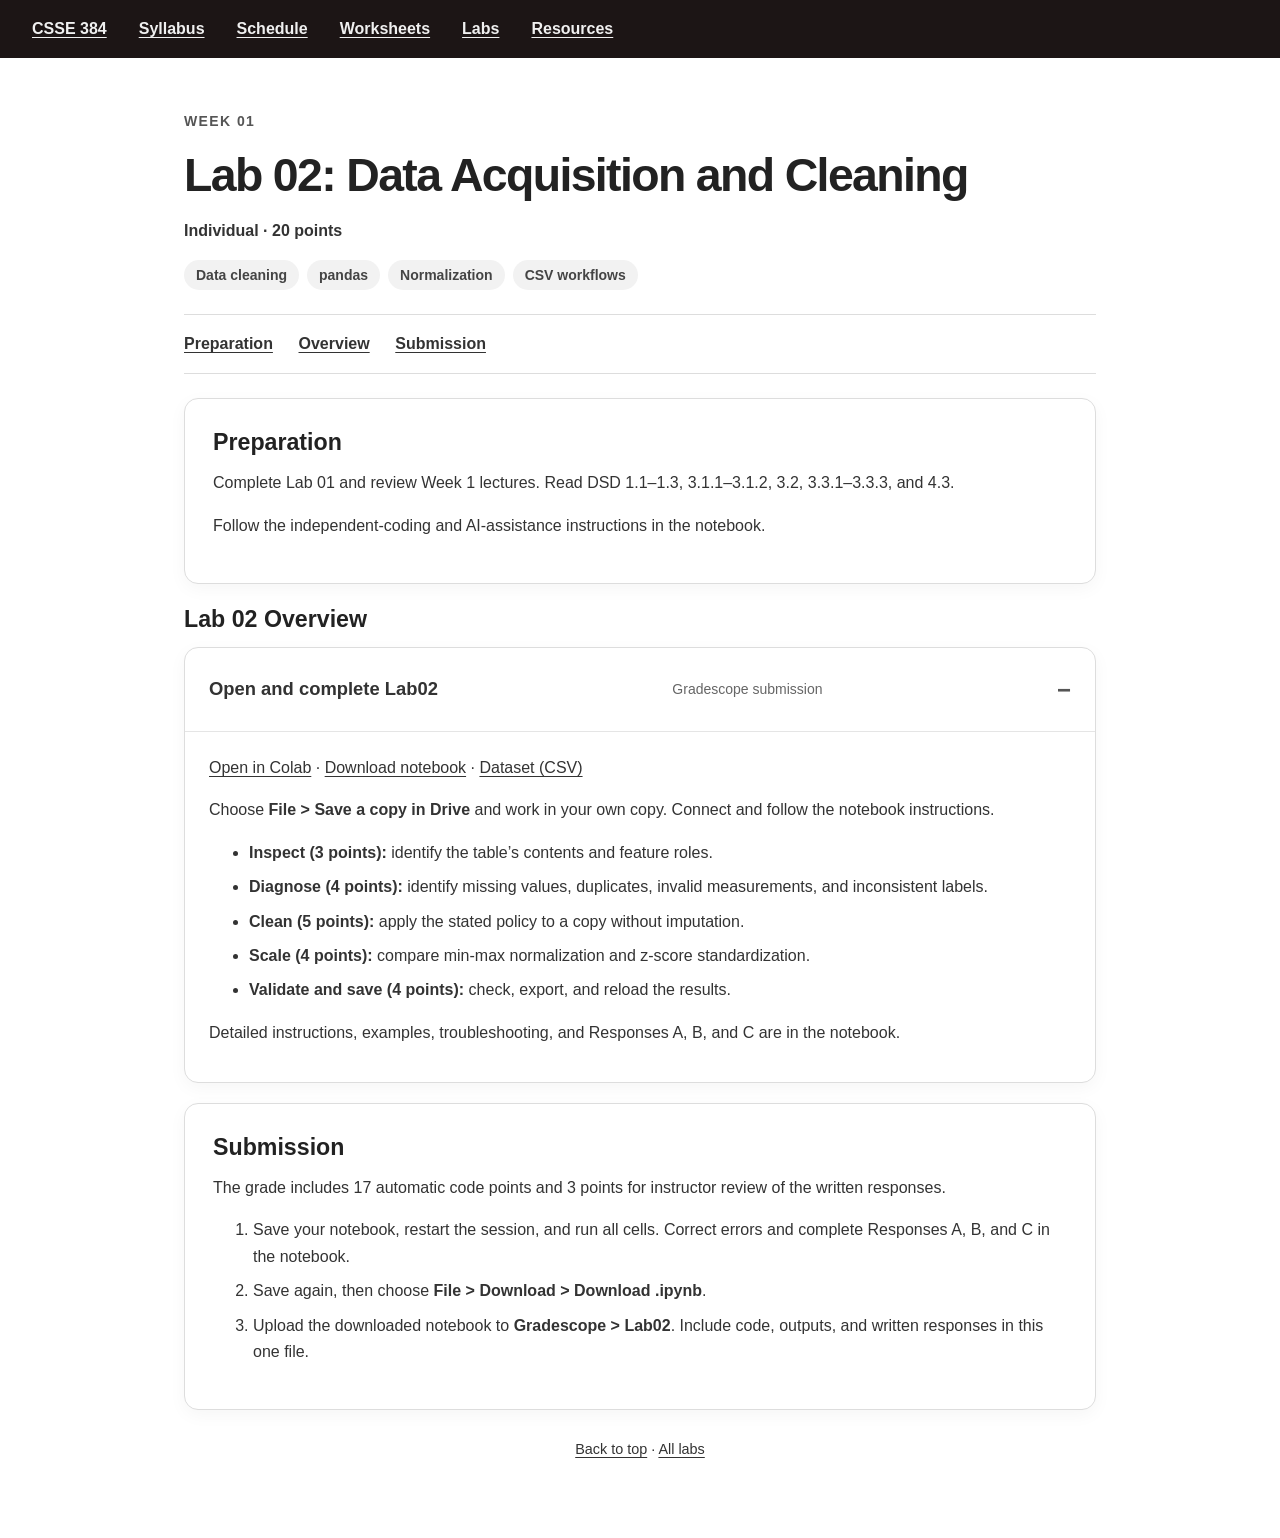
<file: labs/lab02.html>
<!DOCTYPE html>
<html lang="en"><head><meta charset="UTF-8">
<meta name="viewport" content="width=device-width, initial-scale=1">
<title>Lab 02: Data Acquisition and Cleaning | CSSE 384</title>
<link rel="icon" href="../favicon.ico">
<link rel="stylesheet" href="../syllabus_files/schedule.css">
<link rel="stylesheet" href="../syllabus_files/screen.css">
<link rel="stylesheet" href="./lab.css">
</head><body class="lab-page">
<div id="header">
<a id="index_link" href="../index.html">CSSE 384</a>
<a id="syllabus_link" href="../syllabus.html">Syllabus</a>
<a id="schedule_link" href="../schedule.html">Schedule</a>
<a id="worksheet_link" href="../worksheets.html">Worksheets</a>
<a id="lab_link" href="../labs.html">Labs</a>
<a id="resources_link" href="../resources.html">Resources</a>
<div style="clear:both;"></div></div>
<main id="content" class="lab-layout">
<header class="lab-intro"><p class="lab-eyebrow">WEEK 01</p><h1>Lab 02: Data Acquisition and Cleaning</h1><p><strong>Individual · 20 points</strong></p><div class="lab-skills" aria-label="Skills"><span class="lab-badge">Data cleaning</span> <span class="lab-badge">pandas</span> <span class="lab-badge">Normalization</span> <span class="lab-badge">CSV workflows</span></div></header>
<nav class="lab-jump" aria-label="On this page"><a href="#preparation">Preparation</a><a href="#overview">Overview</a><a href="#submission">Submission</a></nav>
<section id="preparation" class="lab-panel"><h2>Preparation</h2><p>Complete Lab 01 and review Week 1 lectures. Read DSD 1.1–1.3, 3.1.1–3.1.2, 3.2, 3.3.1–3.3.3, and 4.3.</p><p>Follow the independent-coding and AI-assistance instructions in the notebook.</p></section>
<section id="overview" aria-labelledby="overview-title"><h2 id="overview-title">Lab 02 Overview</h2>
<details class="lab-card" id="start" open><summary><span>Open and complete Lab02</span><span class="lab-kind">Gradescope submission</span></summary><div class="lab-card-body">
<p><a href="https://colab.research.google.com/github/RHIT-CSSE/cssema384/blob/main/labs/week01/lab02.ipynb">Open in Colab</a> · <a href="./week01/lab02.ipynb" download>Download notebook</a> · <a href="./week01/week01-campus-bike-trips.csv" download>Dataset (CSV)</a></p>
<p>Choose <strong>File &gt; Save a copy in Drive</strong> and work in your own copy. Connect and follow the notebook instructions.</p>
<ul><li><strong>Inspect (3 points):</strong> identify the table’s contents and feature roles.</li><li><strong>Diagnose (4 points):</strong> identify missing values, duplicates, invalid measurements, and inconsistent labels.</li><li><strong>Clean (5 points):</strong> apply the stated policy to a copy without imputation.</li><li><strong>Scale (4 points):</strong> compare min-max normalization and z-score standardization.</li><li><strong>Validate and save (4 points):</strong> check, export, and reload the results.</li></ul>
<p id="hints">Detailed instructions, examples, troubleshooting, and Responses A, B, and C are in the notebook.</p>
</div></details></section>
<section id="submission" class="lab-panel"><h2>Submission</h2>
<p>The grade includes 17 automatic code points and 3 points for instructor review of the written responses.</p>
<ol><li>Save your notebook, restart the session, and run all cells. Correct errors and complete Responses A, B, and C in the notebook.</li><li>Save again, then choose <strong>File &gt; Download &gt; Download .ipynb</strong>.</li><li>Upload the downloaded notebook to <strong>Gradescope &gt; Lab02</strong>. Include code, outputs, and written responses in this one file.</li></ol>
</section>
<p class="lab-footer"><a href="#content">Back to top</a> · <a href="../labs.html">All labs</a></p>
</main></body></html>
</file>
<file: index_files/screen.css>
body {
color: #333;
}

h3, h4 {
margin-bottom: -0.06em;
}

a:link , a:visited {
background: none;
color: #966;
}

body {
font-family: Helvetica, Arial, sans-serif;
margin: 0px;
padding-bottom: 20px;
}

#content {
margin: 1em;
width: 55em;
}

table {
border: 1px solid #000;
border-collapse: collapse;
}

tr {
vertical-align: top;
}

td {
padding: 0.15em;
padding-bottom: 0.5em;
border: 1px solid #aaa;
}

li {
margin-left: -1em;
padding-right: 0.5em;
margin-bottom: 0.2em;
}

.classTopicTrv {
border-left: 2px solid #aaa;
}

.assign { background-color: #cfa; }
.due { background-color: #fcc; }
.tableHead { font-weight: bold; }

.classNumber { text-align: center; }
.classDate { text-align: center; }

.scheduleTable { font-size: smaller; }

#header {
background: #1c1515;
padding: 0em;
}

#header a{
position: relative;
  font-weight:bold;
float: left;
margin-left: 1em;
margin-right: 1em;
padding: 1em;
color: #f0f0f0;
background: #1c1515;
}

#header a:hover{
background: #3c3a3a;
}

#footer {
color: #ddd;
background: #777;
padding: 0em;
margin: 0px;
}


.noBullets {
list-style-type: none;
}

h1>a, h2>a, h3>a, h4>a, 
a>h1, a>h2, a>h3, a>h4 {
color: #333;
}
</file>
<file: index_files/schedule.css>
ul.header > li {
  list-style-type: square;
}

td {
  padding:10px;
  margin:10px;
}

table.plain, table.plain td {
  border:none;
}

table.schedule  {
  border:2px solid black;
  border-collapse: collapse;
}

.schedule th {
  padding: 5px;
  background: #ccc;
}

.schedule td {
  padding: 5px;
  background: inherit;
  border: 1px solid #aaa;
}

col.firstCol , col.secondCol {
  background: #eef;
}

.schedule .break {
  background: #efe;
  text-align:center;
  border: 1px dotted;
}

.schedule .final {
  background: #fff;
  text-align:center;
  border: 1px dotted;
}

td.exam {
  background: #fcc;
  font-weight:bold;
}

td.lab {
  background: #ffc;
}

td.presentations {
  background: #dfe;
}

td.noclass {
  background: #eee;
  color: #777;
  font-style:italic;
}
td.noclass:before {
  content: "(no class)";
}

img.mode_icon {
  height: 1.3em;
  vertical-align: middle;
  margin-right: 6px;
}
</style>
</file>
<file: experimental/lectures/week01/lecture.css>
/* Copyright (c) 2026 Rose-Hulman Institute of Technology CSSE Department.
 * SPDX-License-Identifier: MIT. See ../../../LICENSE. */
:root { color-scheme: light; --ink:#333; --muted:#595959; --accent:#873b40; --paper:#fff; --line:#d5d5d5; --bar:76px; }
* { box-sizing:border-box; }
[hidden] { display:none !important; }
html { scroll-padding-top:100px; }
body { margin:0; padding-top:var(--bar); font:18px/1.6 Helvetica,Arial,sans-serif; color:var(--ink); background:var(--paper); }
a { color:var(--accent); text-underline-offset:4px; }
button { font:inherit; cursor:pointer; border:1px solid var(--line); border-radius:3px; padding:8px 18px; background:white; color:var(--ink); }
button:disabled { opacity:.45; cursor:default; }
:focus-visible { outline:3px solid #2877a0; outline-offset:4px; }
.skip { position:fixed; top:-100px; z-index:10; background:white; padding:12px; }.skip:focus { top:0; }
.toolbar { min-height:var(--bar); position:fixed; top:0; left:0; right:0; z-index:3; display:flex; justify-content:space-between; align-items:center; gap:20px; padding:12px 4vw; background:#1c1515; color:white; }
.course { color:white; text-decoration:none; font-weight:bold; }.course span { font-weight:normal; font-size:14px; margin-left:16px; color:#d6cdca; }
.mode-controls { display:flex; gap:4px; border:1px solid #746467; padding:4px; border-radius:3px; }.mode-controls button { border:0; color:#eee; background:transparent; padding:5px 20px; }.mode-controls button[aria-pressed="true"] { background:#fff; color:#63272b; }
.layout { max-width:1460px; margin:auto; display:grid; grid-template-columns:260px minmax(0,1fr); gap:5vw; padding:44px 4vw 100px; }
.contents { position:sticky; top:110px; align-self:start; font-size:14px; }.eyebrow { letter-spacing:normal; font-size:12px; font-weight:bold; color:var(--accent); margin:0 0 20px; }.nav-title { font-size:25px; font-weight:bold; line-height:1.25; margin:0 0 25px; }.contents ol { padding:0; list-style:none; counter-reset:section; }.contents li { counter-increment:section; margin:5px 0; }.contents a { display:block; padding:8px; color:var(--muted); text-decoration:none; border-left:3px solid transparent; }.contents a::before { content:"0" counter(section) "  "; font-size:11px; margin-right:8px; }.contents a[aria-current="location"] { border-color:var(--accent); background:#f2f2f2; color:var(--accent); font-weight:bold; }.nav-help { color:var(--muted); padding-top:25px; border-top:1px solid var(--line); }
main { min-width:0; }.lecture-section { padding:15px 0 60px; margin-bottom:60px; border-bottom:1px solid var(--line); scroll-margin-top:100px; }h1,h2,h3 { line-height:1.15; letter-spacing:normal; }h1 { font-size:clamp(32px,3.5vw,46px); margin:0 0 30px; }h2 { font-size:clamp(28px,2.7vw,38px); margin:0 0 28px; }h3 { font-size:23px; }.lead { font-size:25px; line-height:1.4; max-width:34em; }.support { max-width:72ch; color:#444; }.support h3 { color:var(--ink); margin-top:32px; }.support li { margin-bottom:9px; }.takeaway { padding:18px 22px; background:#f4f4f4; border-left:4px solid var(--accent); font-weight:bold; margin:28px 0; }.statement { display:flex; align-items:center; gap:16px; flex-wrap:wrap; padding:24px 0; font-size:23px; }.statement span { border-bottom:2px solid var(--accent); padding:8px 0; }.statement b { color:var(--accent); }
figure { margin:28px 0; }.pipeline { display:grid; grid-template-columns:repeat(3,1fr); gap:22px; list-style:none; padding:0; counter-reset:step; }.pipeline li { counter-increment:step; background:#fff; border:1px solid var(--line); border-top:2px solid var(--accent); padding:20px; }.pipeline li::before { content:"0" counter(step); color:var(--accent); display:block; font-size:14px; margin-bottom:15px; }.pipeline strong,.pipeline span { display:block; }.pipeline strong { font-size:25px; }.pipeline span { font-size:17px; margin-top:12px; }figcaption,caption { font-size:14px; color:var(--muted); text-align:left; margin:12px 0; }
.table-wrap { overflow-x:auto; }table { border-collapse:collapse; width:100%; font-size:17px; white-space:nowrap; }th,td { text-align:left; padding:16px 12px; border-bottom:1px solid var(--line); }th { background:#eee; }tbody tr:first-child { background:#fff; }
.role-grid,.next-grid { display:grid; grid-template-columns:repeat(3,minmax(0,1fr)); gap:16px; }.next-grid { grid-template-columns:repeat(2,minmax(0,1fr)); }.role-grid article,.next-grid article { background:white; border:0; border-left:2px solid var(--line); padding:22px; }.tag { color:var(--accent); font-size:13px; font-weight:bold; }.role-grid h3 { font-size:20px; letter-spacing:normal; }.role-detail { color:var(--muted); font-size:17px; }
pre { background:#242424; color:#fff; padding:26px; border-radius:3px; overflow-x:auto; font-size:18px; line-height:1.65; }code { font-family:ui-monospace,SFMono-Regular,Consolas,monospace; font-size:.93em; }.inspection-key { display:flex; flex-wrap:wrap; gap:12px 24px; font-size:16px; }blockquote { margin:25px 0; border-left:4px solid var(--accent); padding:10px 28px; font-size:30px; line-height:1.4; }.prompts li { padding:5px 0; }
.lecture-controls { position:fixed; bottom:0; left:0; right:0; z-index:3; display:flex; justify-content:center; align-items:center; gap:24px; padding:12px 4vw; background:#fff; border-top:1px solid var(--line); font-size:14px; }.keys { color:var(--muted); font-size:12px; }.no-script { padding:20px; }
body[data-mode="present"] .layout { display:block; max-width:1400px; padding:30px 5vw 95px; }
body[data-mode="present"] .contents,body[data-mode="present"] .support { display:none; }
body[data-mode="present"] .lecture-section { margin:0; border:0; padding:0; }
body[data-mode="present"] h1 { font-size:clamp(38px,4.4vw,68px); margin-bottom:22px; }
body[data-mode="present"] h2 { font-size:clamp(36px,4vw,60px); margin-bottom:22px; }
body[data-mode="present"] .lead { font-size:clamp(25px,2.4vw,36px); margin:16px 0; }
body[data-mode="present"] .core { font-size:clamp(23px,2.2vw,32px); }
body[data-mode="present"] .takeaway { font-size:clamp(22px,2vw,30px); margin:22px 0; }
body[data-mode="present"] .eyebrow { margin-bottom:14px; font-size:14px; }
body[data-mode="present"] pre { font-size:clamp(21px,2.05vw,30px); line-height:1.5; margin:16px 0; padding:22px; }
body[data-mode="present"] table { font-size:clamp(20px,2vw,28px); }
body[data-mode="present"] .role-grid h3 { font-size:clamp(23px,2.3vw,34px); }
body[data-mode="present"] .role-grid p,body[data-mode="present"] .next-grid p { font-size:24px; line-height:1.4; }
body[data-mode="present"] .role-grid article,body[data-mode="present"] .next-grid article { padding:24px; }
body[data-mode="present"] .pipeline span,body[data-mode="present"] .inspection-key { font-size:22px; }
body[data-mode="present"] .tag { font-size:18px; }
@media(max-width:900px) { .layout { grid-template-columns:190px minmax(0,1fr); gap:30px; }.course span { display:none; }.role-grid { grid-template-columns:1fr; }.pipeline { gap:10px; }.pipeline li { padding:15px; }body[data-mode="present"] .role-grid { grid-template-columns:repeat(3,minmax(0,1fr)); } }
@media(max-width:650px) { :root { --bar:70px; }body { font-size:17px; }.toolbar { padding:12px 16px; gap:8px; }.course { font-size:15px; }.mode-controls button { padding:5px 12px; }.layout { display:block; padding:25px 20px 100px; }.contents { position:static; }.contents ol { display:grid; grid-template-columns:1fr 1fr; }.nav-title,.nav-help { display:none; }.contents a { font-size:12px; }.lecture-section { padding-top:24px; margin-bottom:20px; }.lead { font-size:23px; }.pipeline,.next-grid { grid-template-columns:1fr; }.pipeline li { padding:18px; }.pipeline li::before { display:inline; margin-right:12px; }.pipeline strong { display:inline; }.keys { display:none; }.lecture-controls { gap:12px; padding:12px; }.lecture-controls button { padding:7px 12px; }.statement { font-size:20px; }.inspection-key { display:block; }.inspection-key span { display:block; }body[data-mode="present"] .role-grid,body[data-mode="present"] .pipeline { grid-template-columns:1fr; }body[data-mode="present"] .layout { padding:24px 20px 100px; }body[data-mode="present"] .core { font-size:22px; } }
@media print { .toolbar,.contents,.lecture-controls,.skip { display:none !important; }.layout { display:block; padding:0; }.lecture-section { display:block !important; break-before:page; padding:0; margin:0; }.lecture-section[hidden],body[data-mode="present"] .support { display:block !important; }pre { white-space:pre-wrap; color:black; background:#eee; } }
@media(min-width:901px) and (max-height:800px) {
 body[data-mode="present"] .layout { padding-top:20px; }
 body[data-mode="present"] .role-grid h3 { margin:20px 0; }
 body[data-mode="present"] .role-grid p,body[data-mode="present"] .next-grid p { font-size:23px; margin:16px 0; }
 body[data-mode="present"] .takeaway { margin:18px 0; padding:15px 20px; }
}
@media(min-width:901px) and (max-height:800px) {
 body[data-mode="present"] pre { font-size:24px; line-height:1.35; padding:18px 22px; }
 body[data-mode="present"] .inspection-key { font-size:20px; gap:8px 20px; }
}
body[data-mode="present"] figcaption,body[data-mode="present"] caption { font-size:18px; }
</file>
<file: syllabus_files/screen.css>
body {
color: #333;
}

h3, h4 {
margin-bottom: -0.06em;
}
body {
font-family: Helvetica, Arial, sans-serif;
margin: 0px;
padding-bottom: 20px;
}



@media (max-width: 600px) {
  #content {
    max-width: 90%; /* Adjust max-width for smaller screens */
  }
}

#content {
margin: 1em;
width: 55em;
width: 100%;
max-width: 800px; 
margin: 0 auto;
padding: 20px;
}

table {
border: 1px solid #000;
border-collapse: collapse;
}

tr {
vertical-align: top;
}

td {
padding: 0.15em;
padding-bottom: 0.5em;
border: 1px solid #aaa;
}

li {
margin-left: -1em;
padding-right: 0.5em;
margin-bottom: 0.2em;
}

.classTopicTrv {
border-left: 2px solid #aaa;
}

.assign { background-color: #cfa; }
.due { background-color: #fcc; }
.tableHead { font-weight: bold; }

.classNumber { text-align: center; }
.classDate { text-align: center; }

.scheduleTable { font-size: smaller; }

#header {
background: #1c1515;
padding: 0em;
}

#header a{
position: relative;
  font-weight:bold;
float: left;
margin-left: 1em;
margin-right: 1em;
padding: 1em;
color: #f0f0f0;
background: #1c1515;
}

#header a:hover{
background: #222;
}

#footer {
color: #ddd;
background: #777;
padding: 0em;
margin: 0px;
}


.noBullets {
list-style-type: none;
}

h1>a, h2>a, h3>a, h4>a, 
a>h1, a>h2, a>h3, a>h4 {
color: #333;
}
</file>
<file: syllabus_files/schedule.css>
ul.header > li {
  list-style-type: square;
}

td {
  padding:10px;
  margin:10px;
}

table.plain, table.plain td {
  border:none;
}

table.schedule  {
  border:2px solid black;
  border-collapse: collapse;
}

.schedule th {
  padding: 5px;
  background: #ccc;
}

.schedule td {
  padding: 5px;
  background: inherit;
  border: 1px solid #aaa;
}

col.firstCol , col.secondCol {
  background: #eef;
}

.schedule .break {
  background: #efe;
  text-align:center;
  border: 1px dotted;
}

.schedule .final {
  background: #fff;
  text-align:center;
  border: 1px dotted;
}

td.exam {
  background: #fcc;
  font-weight:bold;
}

td.lab {
  background: #ffc;
}

td.presentations {
  background: #dfe;
}

td.ncaa {
  color: #6b00c8;
  font-weight: bold;
  background-color: #f0e8f5; /* Light green background */
  padding: 2px 4px;
  border-radius: 3px;
}

td.noclass {
  background: #eee;
  color: #777;
  font-style:italic;
}
td.noclass:before {
  content: "(no class)";
}

img.mode_icon {
  height: 1.3em;
  vertical-align: middle;
  margin-right: 6px;
}
.slides {
  color: #704bdf;
  font-weight: bold;
  text-decoration: none;
  border-bottom: 2px solid #3d3c3a;
}

.slides:hover {
  color: #452e49; /* Slightly darker yellow */
  border-bottom: 2px solid #3d3c3a;
}

.lab {
  color: #00C853;
  font-weight: bold;
  background-color: #E8F5E9; /* Light green background */
  padding: 2px 4px;
  border-radius: 3px;
}

.worksheet {
  color: #8E44AD; /* Evaluative purple */
  font-weight: bold;
  text-decoration: underline;
}

.worksheet:hover {
  color: #9B59B6; /* Slightly brighter purple */
  border-bottom: 2px solid #9B59B6;
}

.quiz {
  color: #da4b4b; /* Evaluative purple */
  font-weight: bold;
  text-decoration: underline;
}

.quiz:hover {
  color: #ee5c5e; /* Slightly brighter purple */
  border-bottom: 2px solid #934b4c;
}


.schedule .homework {
  color: #8a3b00;
  background-color: #fff0d9;
  padding: 2px 4px;
  border-radius: 3px;
}
</file>
<file: resources_files/screen.css>
body {
color: #333;
}

h3, h4 {
margin-bottom: -0.06em;
}

a:link , a:visited {
background: none;
color: #966;
}

body {
font-family: Helvetica, Arial, sans-serif;
margin: 0px;
padding-bottom: 20px;
}

#content {
margin: 1em;
width: 55em;
}

table {
border: 1px solid #000;
border-collapse: collapse;
}

tr {
vertical-align: top;
}

td {
padding: 0.15em;
padding-bottom: 0.5em;
border: 1px solid #aaa;
}

li {
margin-left: -1em;
padding-right: 0.5em;
margin-bottom: 0.2em;
}

.classTopicTrv {
border-left: 2px solid #aaa;
}

.assign { background-color: #cfa; }
.due { background-color: #fcc; }
.tableHead { font-weight: bold; }

.classNumber { text-align: center; }
.classDate { text-align: center; }

.scheduleTable { font-size: smaller; }

#header {
background: #555;
padding: 0em;
}

#header a{
position: relative;
  font-weight:bold;
float: left;
margin-left: 1em;
margin-right: 1em;
padding: 1em;
color: #ddd;
background: #555;
}

#header a:hover{
background: #222;
}

#footer {
color: #ddd;
background: #777;
padding: 0em;
margin: 0px;
}


.noBullets {
list-style-type: none;
}

h1>a, h2>a, h3>a, h4>a, 
a>h1, a>h2, a>h3, a>h4 {
color: #333;
}
</file>
<file: resources_files/schedule.css>
ul.header > li {
  list-style-type: square;
}

td {
  padding:10px;
  margin:10px;
}

table.plain, table.plain td {
  border:none;
}

table.schedule  {
  border:2px solid black;
  border-collapse: collapse;
}

.schedule th {
  padding: 5px;
  background: #ccc;
}

.schedule td {
  padding: 5px;
  background: inherit;
  border: 1px solid #aaa;
}

col.firstCol , col.secondCol {
  background: #eef;
}

.schedule .break {
  background: #efe;
  text-align:center;
  border: 1px dotted;
}

.schedule .final {
  background: #fff;
  text-align:center;
  border: 1px dotted;
}

td.exam {
  background: #fcc;
  font-weight:bold;
}

td.lab {
  background: #ffc;
}

td.presentations {
  background: #dfe;
}

td.noclass {
  background: #eee;
  color: #777;
  font-style:italic;
}
td.noclass:before {
  content: "(no class)";
}

img.mode_icon {
  height: 1.3em;
  vertical-align: middle;
  margin-right: 6px;
}
</style>
</file>
<file: schedule-page.css>
/* Schedule-specific components; historical content retains its original table. */
.schedule-page {background:#fff;color:#252934;font-size:16px;line-height:1.6}
.schedule-page * {box-sizing:border-box}
.schedule-page #content {width:100%;max-width:1200px;padding:2.5rem 1.5rem}
.schedule-page #header {display:flex;flex-wrap:wrap;padding:0 1rem}
.schedule-page #header a {float:none;margin:0;padding:1rem}
.schedule-page a {color:#254ea0;text-underline-offset:.18em}
.schedule-page #header a {color:#f0f0f0}
.schedule-page :focus-visible {outline:3px solid #255bd4;outline-offset:4px}
.schedule-intro h1 {font-size:clamp(2rem,4vw,2.9rem);line-height:1.15;letter-spacing:-.035em;margin:.5rem 0 1rem;color:#171921}
.schedule-eyebrow {font-size:.875rem;font-weight:700;letter-spacing:.1em;color:#555d70}
.week-navigation {display:flex;flex-wrap:wrap;gap:.5rem;padding:1rem 0;border-block:1px solid #d9dce6}
.week-navigation a,.schedule-controls button {padding:.4rem .75rem;border:1px solid #dce0e9;border-radius:6px;background:white;font:inherit;font-weight:600}
.schedule-page .week-navigation a {color:#333}
.week-navigation a[aria-current="date"] {background:#eee;border-color:#777}
.schedule-controls {margin-top:1rem;display:flex;flex-wrap:wrap;gap:.6rem}
.schedule-controls[hidden] {display:none}
.schedule-controls button {cursor:pointer;color:#333}
.schedule-help,.forthcoming {color:#50586a}
.schedule-week {background:white;border:1px solid #dce0e9;border-radius:14px;margin:1rem 0;box-shadow:0 5px 18px #232c4610;scroll-margin-top:1rem}
.schedule-week > summary {display:flex;align-items:center;gap:1rem;padding:1.25rem;cursor:pointer;list-style:none}
.schedule-week > summary::-webkit-details-marker {display:none}
.schedule-week > summary::after {content:'+';font-size:1.5rem;color:#59667e}
.schedule-week[open] > summary::after {content:'−'}
.schedule-week[open] > summary {border-bottom:1px solid #e4e7ef}
.week-number {font-size:.85rem;font-weight:700;color:#505050;white-space:nowrap}
.week-topic {font-weight:700;line-height:1.35}
.week-dates {margin-left:auto;font-size:.9rem;color:#50586a;white-space:nowrap}
.week-body {padding:1rem 1.25rem}
.week-body h3 {margin:.5rem 0}
.schedule-week table.schedule {width:100%;border:0;table-layout:fixed}
.schedule-week .schedule th,.schedule-week .schedule td {position:static;text-align:left;border:0;border-bottom:1px solid #dce0e9;padding:.8rem;overflow-wrap:anywhere;background:white}
.schedule-week .schedule thead th {background:#edf1f8;font-size:.9rem}
.schedule-week .schedule th:first-child {width:13%}
.schedule-week .schedule thead th:nth-child(2) {width:22%}
.schedule-week .schedule thead th:nth-child(3) {width:24%}
.schedule-week .schedule thead th:nth-child(4) {width:25%}
.schedule-week .schedule td.exam {background:#fce9e9;color:#7a2525;font-weight:700}
.schedule-notice {background:#edf3f9;border-left:3px solid #526a91;padding:1rem 1.25rem;border-radius:6px}
.schedule-archive {margin-top:2.5rem;overflow-x:auto;border-top:1px solid #d9dce6;padding-top:1rem}
.schedule-archive > summary {cursor:pointer;font-weight:700}
@media(max-width:800px) {
 .schedule-page #content {padding:1.5rem 1rem;max-width:100%}
 .schedule-page #header a {padding:.7rem}
 .schedule-week > summary {flex-wrap:wrap;gap:.4rem .75rem}
 .week-topic {flex:1;min-width:60%}
 .week-dates {margin-left:0;order:4;width:100%}
 .week-body {padding:.75rem}
 .schedule-week table.schedule,.schedule-week tbody {display:block}
 .schedule-week thead {position:absolute;width:1px;height:1px;overflow:hidden;clip-path:inset(50%)}
 .schedule-week .schedule tr {display:block;margin-bottom:1rem;border:1px solid #dce0e9;border-radius:8px;overflow:hidden}
 .schedule-week .schedule tbody th {display:block;width:100%;background:#edf1f8}
 .schedule-week .schedule td {display:block}
 .schedule-week .schedule td::before {content:attr(data-label);display:block;font-size:.85rem;margin-bottom:.25rem;font-weight:700;color:#50586a}
 .schedule-week .schedule td:empty {display:none}
}
@media(max-width:400px) {.schedule-week .schedule td {grid-template-columns:1fr}}
@media print {
 .schedule-page {background:white;font-size:10pt}
 .schedule-page #content {max-width:none;padding:0}
 .schedule-page #header,.week-navigation,.schedule-controls,.schedule-help,.schedule-archive {display:none}
 .schedule-week {box-shadow:none}
 .schedule-week::details-content {display:block;content-visibility:visible}
 .schedule-week > summary {break-after:avoid}
 .schedule-week > summary::after {display:none}
 .schedule-week tr {break-inside:avoid}
}

.meeting-pattern {background:#f5f5f5;border:1px solid #e0e0e0;border-radius:8px;padding:1rem 1.25rem}
.meeting-kind {display:inline-block;margin-top:.35rem;font-size:.8rem;font-weight:600;color:#50586a}
</file>
<file: syllabus-page.css>
/* Syllabus disclosures use the schedule's card shape and neutral palette. */
.syllabus-card {background:#fff;border:1px solid #dce0e9;border-radius:14px;margin:1rem 0;box-shadow:0 5px 18px #232c4610;scroll-margin-top:1rem}
.syllabus-card > summary {display:flex;align-items:center;gap:1rem;padding:1.25rem;cursor:pointer;list-style:none;font-weight:700;font-size:1.1rem}
.syllabus-card > summary::-webkit-details-marker {display:none}
.syllabus-card > summary::after {content:'+';margin-left:auto;font-size:1.5rem;color:#595959}
.syllabus-card[open] > summary::after {content:'−'}
.syllabus-card[open] > summary {border-bottom:1px solid #e4e7ef}
.syllabus-card-body {padding:.5rem 1.25rem 1.25rem;overflow-x:auto}
.syllabus-page table.schedule {width:100%;border:0}
.syllabus-page .schedule th,.syllabus-page .schedule td {padding:.8rem;border:0;border-bottom:1px solid #dce0e9;text-align:left}
.syllabus-page .schedule th {background:#f2f2f2}
.syllabus-page li {margin-left:0;margin-bottom:.5rem}
.syllabus-page footer {max-width:1200px;margin:auto;padding:0 1.5rem;color:#50586a}
@media(max-width:600px) {
 .syllabus-card > summary {padding:1rem}
 .syllabus-card-body {padding:.5rem 1rem 1rem}
 .syllabus-page #content > table {display:block;overflow-x:auto}
}
@media print {
 .syllabus-card {box-shadow:none;border-color:#aaa}
 .syllabus-card::details-content {display:block;content-visibility:visible}
 .syllabus-card > summary {break-after:avoid}
 .syllabus-card > summary::after {display:none}
}
</file>
<file: labs/lab.css>
/* Shared lab components: lab-panel, lab-card, lab-hint, lab-check, lab-table.
   Use native details/summary for keyboard-accessible disclosure without JavaScript. */
.lab-page { background: #fff; color: #333; font-size: 16px; line-height: 1.65; }
.lab-page * { box-sizing: border-box; }
.lab-page #header { display: flex; flex-wrap: wrap; padding: 0 1rem; }
.lab-page #header a { float: none; margin: 0; padding: 1rem; }
.lab-page #content { width: 100%; max-width: 960px; padding: 2.5rem 1.5rem; }
.lab-page h1 { font-size: clamp(2rem, 4vw, 2.9rem); line-height: 1.15; letter-spacing: -.035em; margin: .5rem 0 1rem; color: #222; }
.lab-page h2 { font-size: 1.45rem; line-height: 1.3; margin: 0 0 .8rem; color: #222; }
.lab-page p { margin: .7rem 0 1rem; }
.lab-page li { margin-left: 0; margin-bottom: .5rem; }
.lab-page a { color: #333; text-underline-offset: .18em; }
.lab-page a:hover { color: #111; }
.lab-page :focus-visible { outline: 3px solid #555; outline-offset: 4px; }
.lab-skills { display: flex; flex-wrap: wrap; gap: .5rem; }
.lab-intro { margin-bottom: 1.5rem; }
.lab-eyebrow { color: #555; font-size: .875rem; font-weight: 700; letter-spacing: .1em; }
.lab-lead { max-width: 65ch; color: #555; font-size: 1.125rem; }
.lab-badge { display: inline-block; background: #f2f2f2; color: #444; padding: .2rem .75rem; border-radius: 2rem; font-size: .875rem; font-weight: 700; }
.lab-jump { display: flex; flex-wrap: wrap; gap: .6rem 1.6rem; padding: 1rem 0; margin-bottom: 1.5rem; border-top: 1px solid #ddd; border-bottom: 1px solid #ddd; font-weight: 600; }
.lab-panel, .lab-card { background: white; border: 1px solid #ddd; border-radius: 14px; margin-bottom: 1.25rem; box-shadow: 0 5px 18px #0000000a; }
.lab-panel { padding: 1.75rem; }
.lab-panel h2:not(:first-child) { margin-top: 1.5rem; }
.lab-card > summary { display: flex; align-items: center; gap: 1rem; padding: 1.35rem 1.5rem; cursor: pointer; font-size: 1.15rem; font-weight: 700; list-style: none; }
.lab-card > summary::-webkit-details-marker { display: none; }
.lab-card > summary::after { content: '+'; margin-left: auto; font-size: 1.5rem; color: #555; }
.lab-card[open] > summary::after { content: '−'; }
.lab-card[open] > summary { border-bottom: 1px solid #e5e5e5; }
.lab-step { color: #555; font-size: .8rem; letter-spacing: .06em; flex-shrink: 0; }
.lab-kind { color: #666; font-size: .875rem; font-weight: 400; margin-left: auto; }
.lab-card-body { padding: .75rem 1.5rem 1.25rem; }
.lab-hint { background: #f7f7f7; border: 1px solid #ddd; border-radius: 8px; margin: 1rem 0; }
.lab-hint summary { cursor: pointer; padding: .7rem 1rem; font-weight: 600; color: #444; }
.lab-hint > div { padding: 0 1rem 1rem; }
.lab-check { border-left: 3px solid #777; background: #f7f7f7; padding: .8rem 1rem; }
.lab-page code, .lab-page kbd { background: #f2f2f2; color: #333; padding: .1rem .3rem; border-radius: 4px; font-size: .9em; }
.lab-table { overflow-x: auto; }
.lab-table table { width: 100%; border-collapse: collapse; border: 0; }
.lab-table th { text-align: left; background: #f2f2f2; }
.lab-table th, .lab-table td { padding: .8rem 1rem; border: 0; border-bottom: 1px solid #ddd; }
.lab-footer { text-align: center; font-size: .9rem; padding-top: .5rem; }
.lab-page [id] { scroll-margin-top: 1rem; }
@media (max-width: 600px) {
 .lab-page #content { max-width: 100%; padding: 1.5rem 1rem; }
 .lab-panel { padding: 1.25rem; }
 .lab-card > summary { flex-wrap: wrap; gap: .4rem .75rem; padding: 1.1rem; }
 .lab-step { width: 100%; }
 .lab-kind { display: none; }
 .lab-card-body { padding: .5rem 1.1rem 1rem; }
 .lab-page #header a { padding: .7rem; }
}
@media print {
 .lab-page { background: white; }
 .lab-page #header, .lab-jump, .lab-footer { display: none; }
 .lab-panel, .lab-card { box-shadow: none; border-color: #aaa; }
 .lab-page details::details-content { display: block; content-visibility: visible; }
 .lab-page summary { break-after: avoid; }
 .lab-check { break-inside: avoid; }
}
</file>
